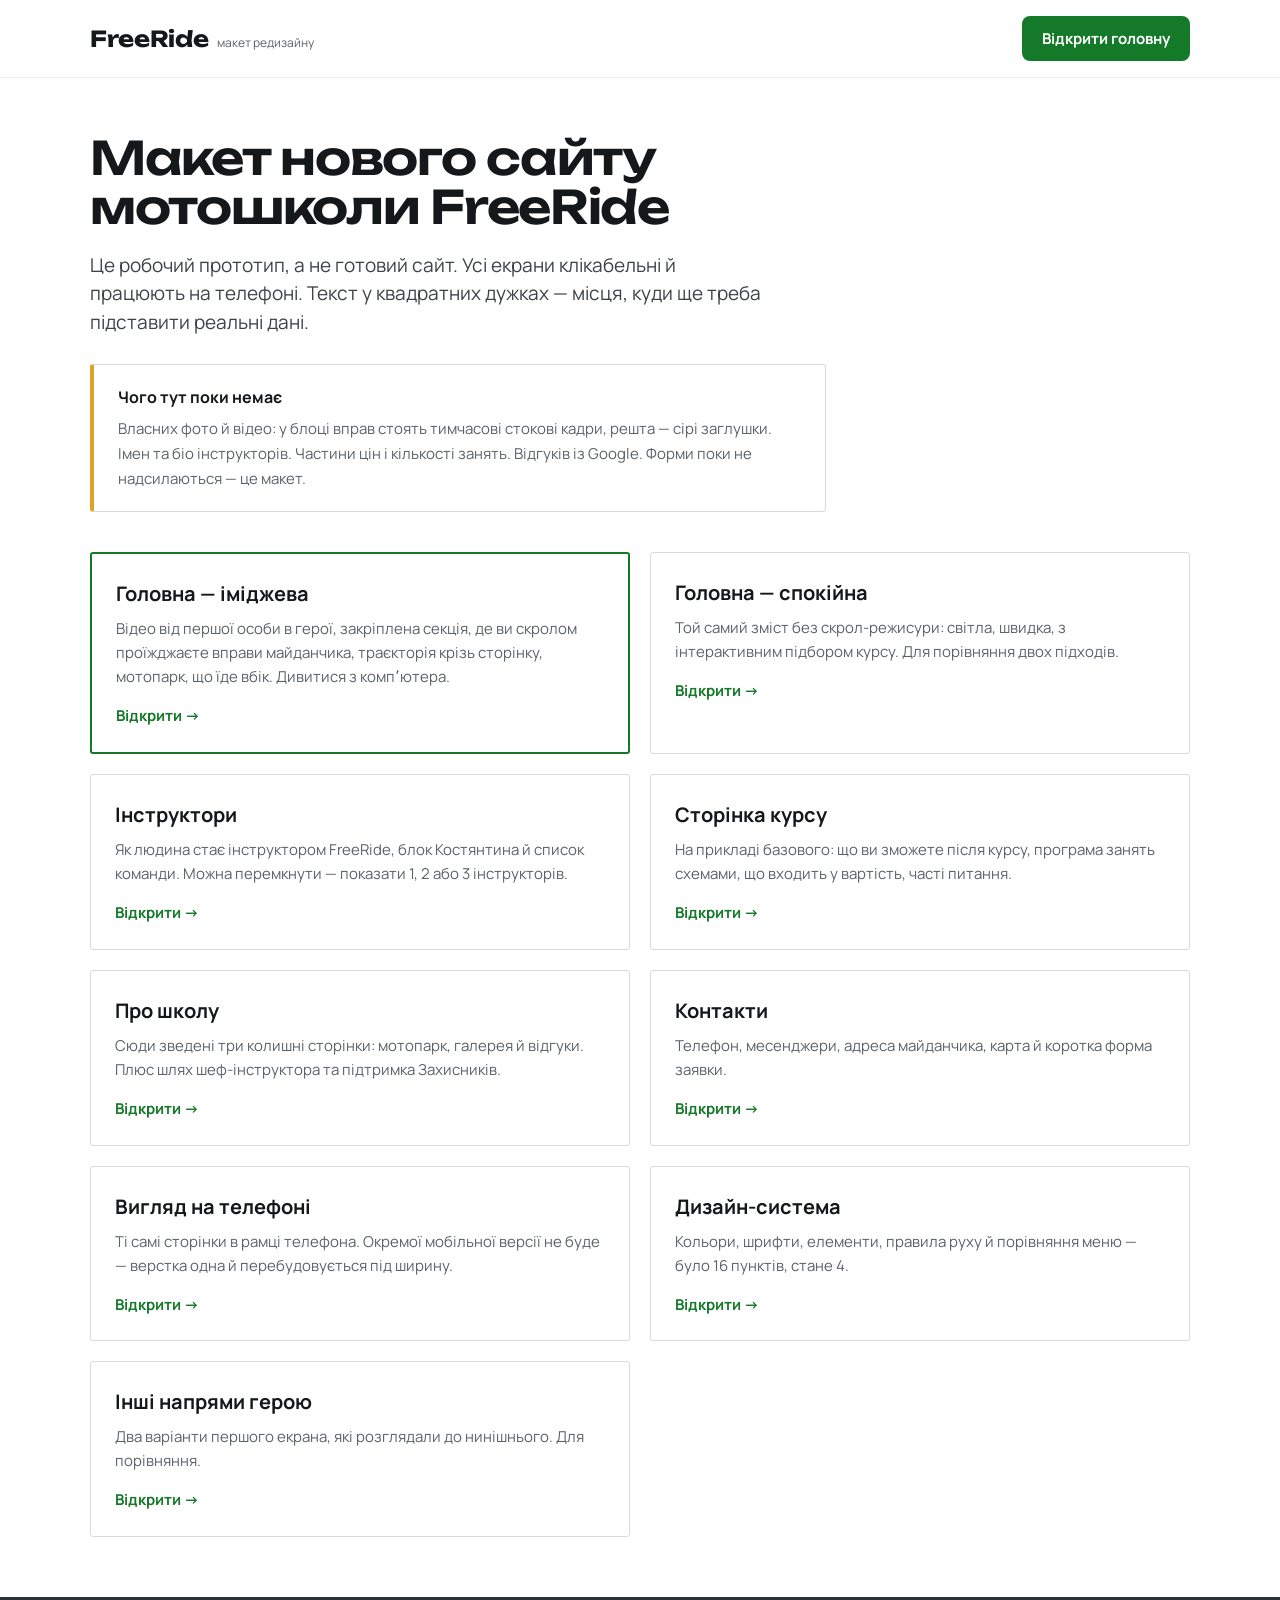
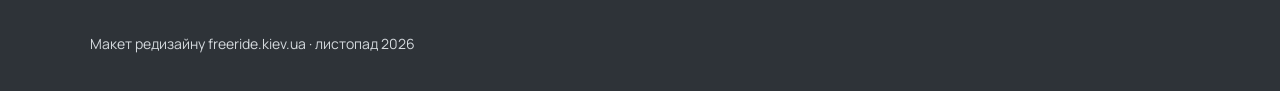
<file: index.html>
<!doctype html>
<html lang="uk">
<head>
<meta charset="utf-8">
<meta name="viewport" content="width=device-width, initial-scale=1">
<meta name="robots" content="noindex, nofollow">
<title>FreeRide — макет редизайну</title>
<link rel="preconnect" href="https://fonts.googleapis.com">
<link rel="preconnect" href="https://fonts.gstatic.com" crossorigin>
<link rel="stylesheet" href="https://fonts.googleapis.com/css2?family=Manrope:wght@400;500;600;700;800&family=Unbounded:wght@500;600;700&display=swap">
<link rel="stylesheet" href="assets/site.css">
</head>
<body>

<header class="bar">
  <div class="wrap bar-in">
    <span class="brand"><b>FreeRide</b><span>макет редизайну</span></span>
    <span style="flex-grow: 1"></span>
    <a class="btn btn-go btn-sm" href="home.html">Відкрити головну</a>
  </div>
</header>

<section class="wrap" style="padding-top: 56px; padding-bottom: 40px">
  <h1 style="max-width: 15em">Макет нового сайту мотошколи FreeRide</h1>
  <p class="lede" style="max-width: 36em">Це робочий прототип, а не готовий сайт. Усі екрани клікабельні й працюють на телефоні. Текст у квадратних дужках — місця, куди ще треба підставити реальні дані.</p>
  <div class="card" style="padding: 20px 24px; max-width: 46em; border-left: 4px solid var(--mark)">
    <strong style="display: block; font-size: 16px; margin-bottom: 6px">Чого тут поки немає</strong>
    <span class="muted" style="font-size: 15px; line-height: 1.6">Власних фото й відео: у блоці вправ стоять тимчасові стокові кадри, решта — сірі заглушки. Імен та біо інструкторів. Частини цін і кількості занять. Відгуків із Google. Форми поки не надсилаються — це макет.</span>
  </div>
</section>

<section class="wrap" style="padding-bottom: 60px">
  <div class="grid g2" style="gap: 20px">

    <a class="card" href="home.html" style="padding: 24px; border-color: var(--go-deep); border-width: 2px">
      <strong style="display: block; font-size: 20px; margin-bottom: 8px">Головна — іміджева</strong>
      <span class="muted" style="display: block; font-size: 15px; line-height: 1.6; margin-bottom: 14px">Відео від першої особи в герої, закріплена секція, де ви скролом проїжджаєте вправи майданчика, траєкторія крізь сторінку, мотопарк, що їде вбік. Дивитися з компʼютера.</span>
      <span style="font-weight: 700; font-size: 15px; color: var(--go-deep)">Відкрити →</span>
    </a>

    <a class="card" href="home-classic.html" style="padding: 24px">
      <strong style="display: block; font-size: 20px; margin-bottom: 8px">Головна — спокійна</strong>
      <span class="muted" style="display: block; font-size: 15px; line-height: 1.6; margin-bottom: 14px">Той самий зміст без скрол-режисури: світла, швидка, з інтерактивним підбором курсу. Для порівняння двох підходів.</span>
      <span style="font-weight: 700; font-size: 15px; color: var(--go-deep)">Відкрити →</span>
    </a>

    <a class="card" href="instructors.html" style="padding: 24px">
      <strong style="display: block; font-size: 20px; margin-bottom: 8px">Інструктори</strong>
      <span class="muted" style="display: block; font-size: 15px; line-height: 1.6; margin-bottom: 14px">Як людина стає інструктором FreeRide, блок Костянтина й список команди. Можна перемкнути — показати 1, 2 або 3 інструкторів.</span>
      <span style="font-weight: 700; font-size: 15px; color: var(--go-deep)">Відкрити →</span>
    </a>

    <a class="card" href="course.html" style="padding: 24px">
      <strong style="display: block; font-size: 20px; margin-bottom: 8px">Сторінка курсу</strong>
      <span class="muted" style="display: block; font-size: 15px; line-height: 1.6; margin-bottom: 14px">На прикладі базового: що ви зможете після курсу, програма занять схемами, що входить у вартість, часті питання.</span>
      <span style="font-weight: 700; font-size: 15px; color: var(--go-deep)">Відкрити →</span>
    </a>

    <a class="card" href="about.html" style="padding: 24px">
      <strong style="display: block; font-size: 20px; margin-bottom: 8px">Про школу</strong>
      <span class="muted" style="display: block; font-size: 15px; line-height: 1.6; margin-bottom: 14px">Сюди зведені три колишні сторінки: мотопарк, галерея й відгуки. Плюс шлях шеф-інструктора та підтримка Захисників.</span>
      <span style="font-weight: 700; font-size: 15px; color: var(--go-deep)">Відкрити →</span>
    </a>

    <a class="card" href="contacts.html" style="padding: 24px">
      <strong style="display: block; font-size: 20px; margin-bottom: 8px">Контакти</strong>
      <span class="muted" style="display: block; font-size: 15px; line-height: 1.6; margin-bottom: 14px">Телефон, месенджери, адреса майданчика, карта й коротка форма заявки.</span>
      <span style="font-weight: 700; font-size: 15px; color: var(--go-deep)">Відкрити →</span>
    </a>

    <a class="card" href="mobile.html" style="padding: 24px">
      <strong style="display: block; font-size: 20px; margin-bottom: 8px">Вигляд на телефоні</strong>
      <span class="muted" style="display: block; font-size: 15px; line-height: 1.6; margin-bottom: 14px">Ті самі сторінки в рамці телефона. Окремої мобільної версії не буде — верстка одна й перебудовується під ширину.</span>
      <span style="font-weight: 700; font-size: 15px; color: var(--go-deep)">Відкрити →</span>
    </a>

    <a class="card" href="system.html" style="padding: 24px">
      <strong style="display: block; font-size: 20px; margin-bottom: 8px">Дизайн-система</strong>
      <span class="muted" style="display: block; font-size: 15px; line-height: 1.6; margin-bottom: 14px">Кольори, шрифти, елементи, правила руху й порівняння меню — було 16 пунктів, стане 4.</span>
      <span style="font-weight: 700; font-size: 15px; color: var(--go-deep)">Відкрити →</span>
    </a>

    <a class="card" href="heroes.html" style="padding: 24px">
      <strong style="display: block; font-size: 20px; margin-bottom: 8px">Інші напрями герою</strong>
      <span class="muted" style="display: block; font-size: 15px; line-height: 1.6; margin-bottom: 14px">Два варіанти першого екрана, які розглядали до нинішнього. Для порівняння.</span>
      <span style="font-weight: 700; font-size: 15px; color: var(--go-deep)">Відкрити →</span>
    </a>

  </div>
</section>

<footer class="site">
  <div class="wrap ft" style="padding-top: 36px; padding-bottom: 36px">
    <span style="font-size: 14px">Макет редизайну freeride.kiev.ua · листопад 2026</span>
  </div>
</footer>

</body>
</html>
</file>
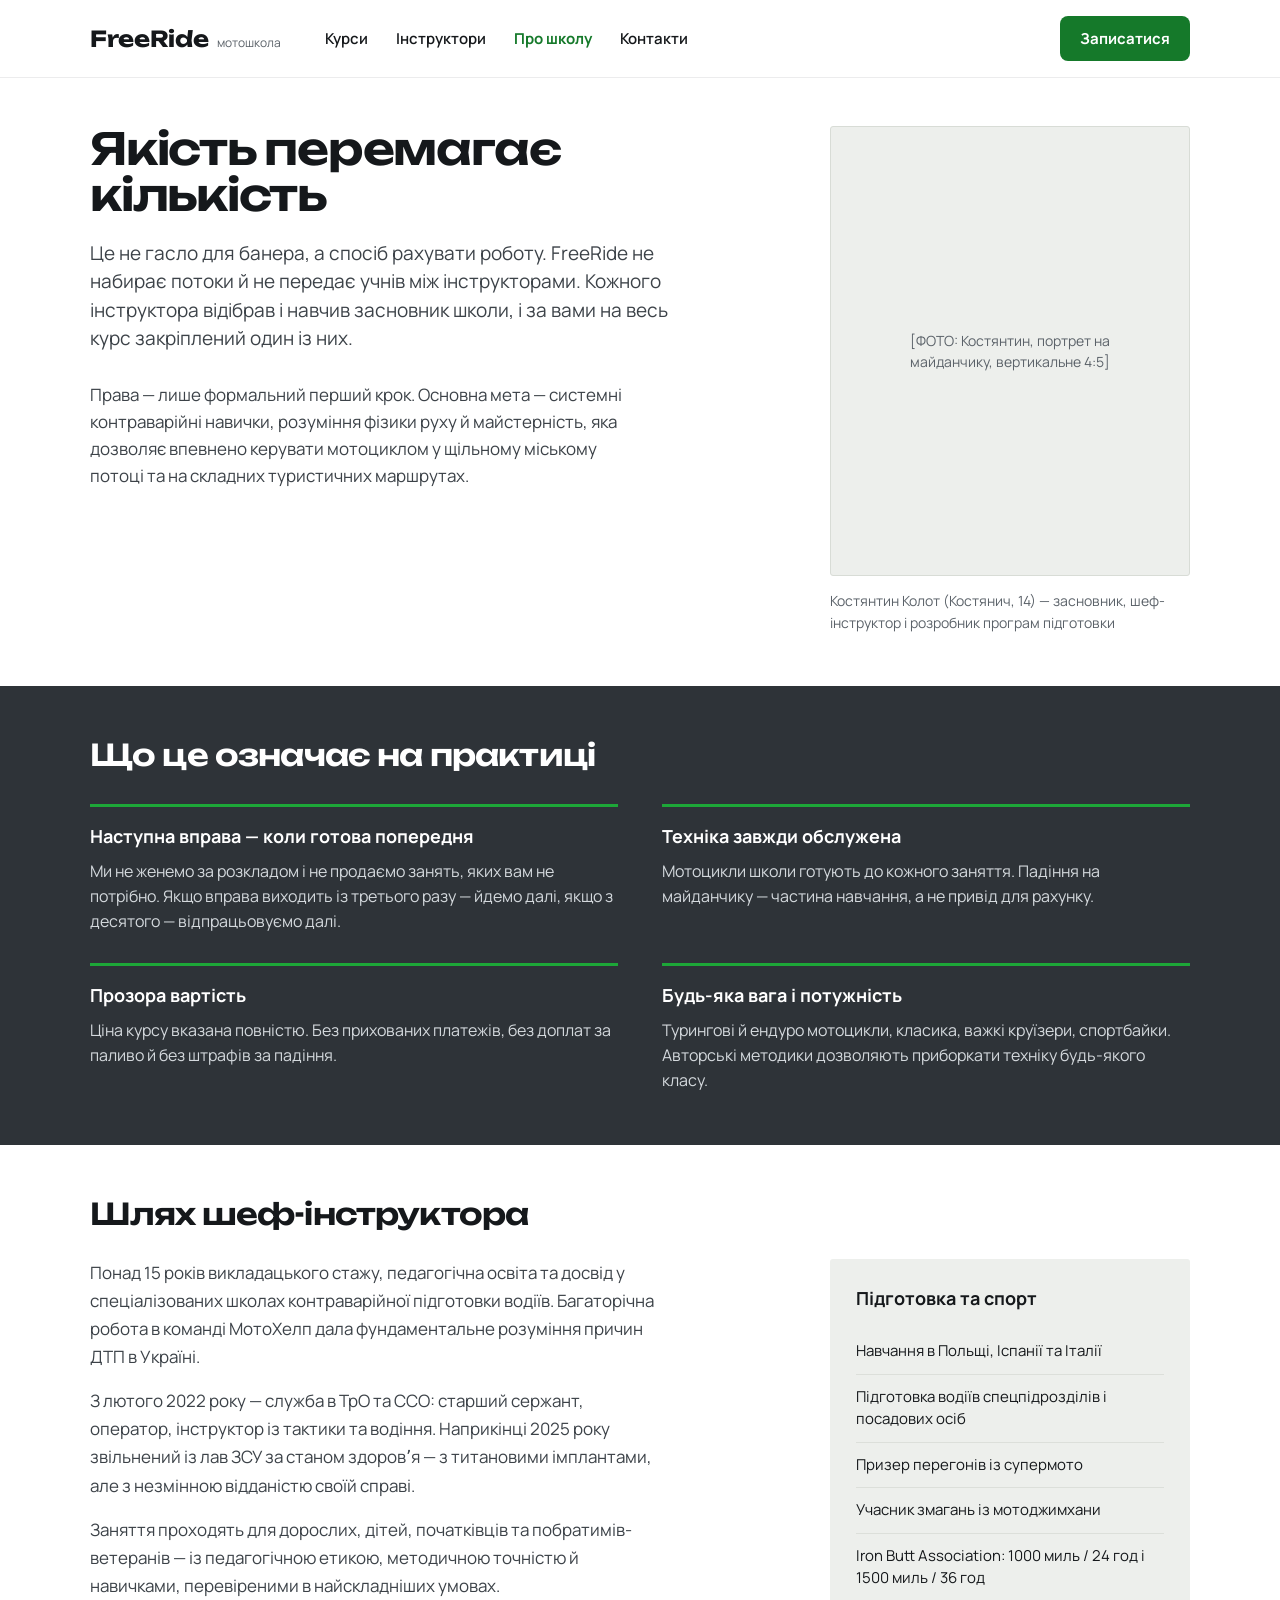
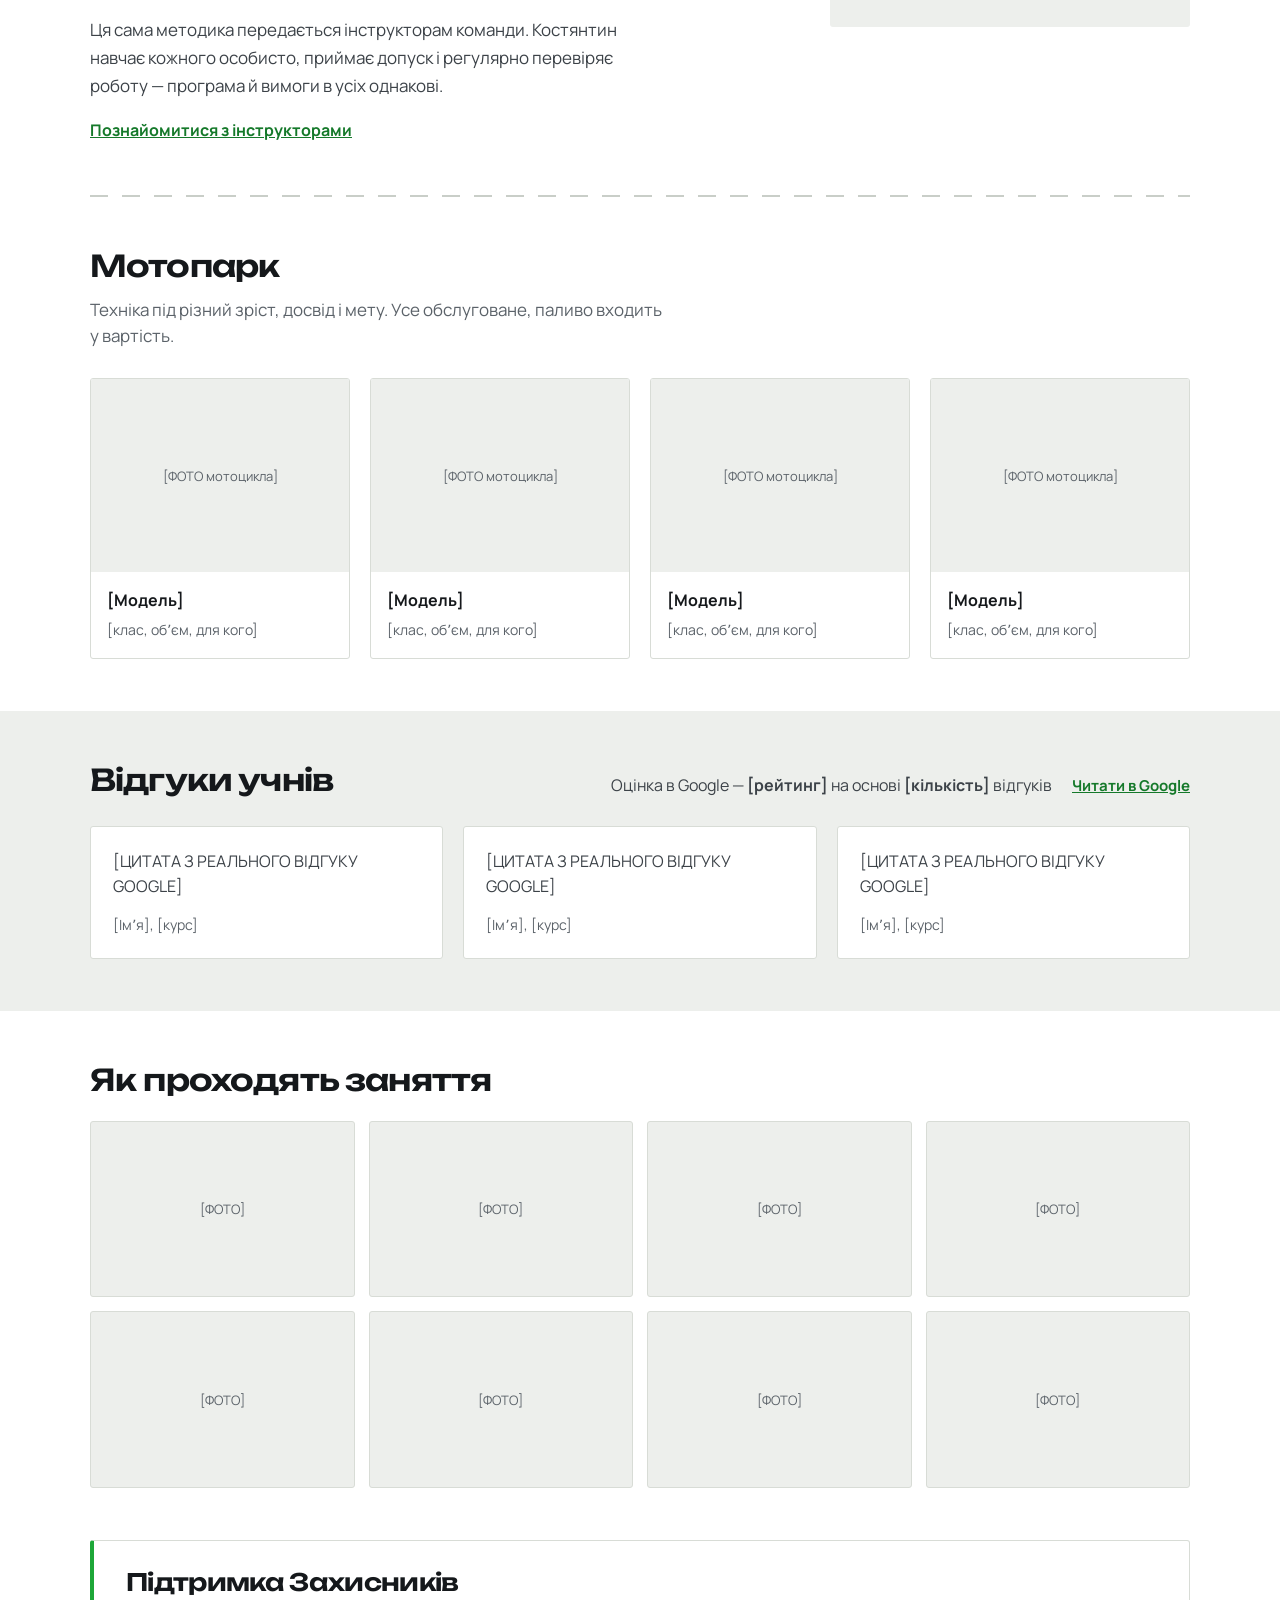
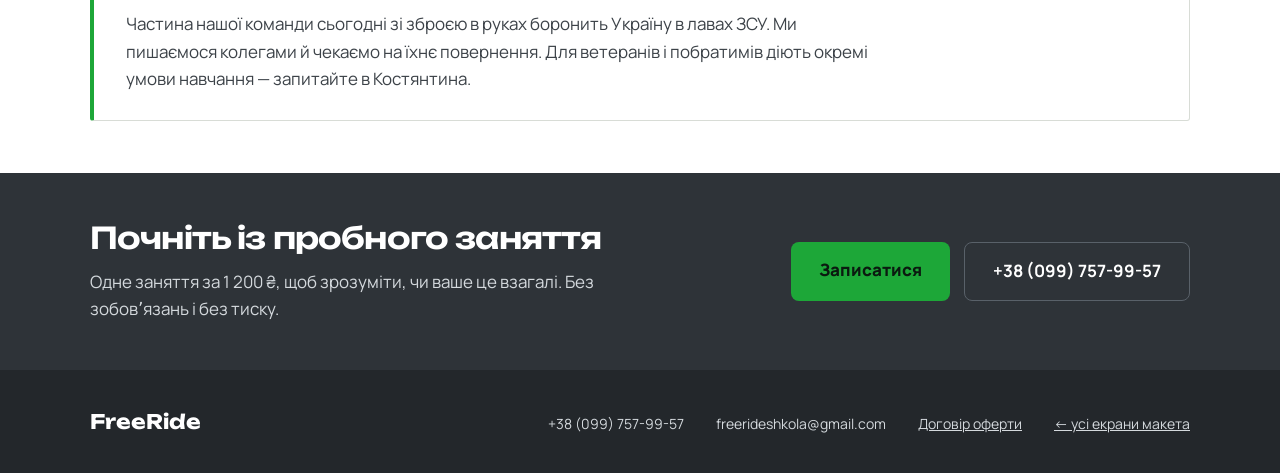
<file: about.html>
<!doctype html>
<html lang="uk">
<head>
<meta charset="utf-8">
<meta name="viewport" content="width=device-width, initial-scale=1">
<meta name="robots" content="noindex, nofollow">
<title>Про школу — FreeRide</title>
<link rel="preconnect" href="https://fonts.googleapis.com">
<link rel="preconnect" href="https://fonts.gstatic.com" crossorigin>
<link rel="stylesheet" href="https://fonts.googleapis.com/css2?family=Manrope:wght@400;500;600;700;800&family=Unbounded:wght@500;600;700&display=swap">
<link rel="stylesheet" href="assets/site.css">
</head>
<body>

<header class="bar">
  <div class="wrap bar-in">
    <a class="brand" href="home.html"><b>FreeRide</b><span>мотошкола</span></a>
    <nav class="nav">
      <a href="course.html">Курси</a>
      <a href="instructors.html">Інструктори</a>
      <a class="on" href="about.html">Про школу</a>
      <a href="contacts.html">Контакти</a>
    </nav>
    <a class="btn btn-go btn-sm" href="#zapys">Записатися</a>
  </div>
</header>

<section class="wrap" style="padding-top: 48px; padding-bottom: 52px">
  <div class="row" style="gap: 56px; align-items: flex-start">
    <div style="flex: 1 1 480px; min-width: 0">
      <h1 style="font-size: 44px">Якість перемагає кількість</h1>
      <p class="lede" style="max-width: 32em">Це не гасло для банера, а спосіб рахувати роботу. FreeRide не набирає потоки й не передає учнів між інструкторами. Кожного інструктора відібрав і навчив засновник школи, і за вами на весь курс закріплений один із них.</p>
      <p style="margin: 0; font-size: 17px; line-height: 1.6; color: var(--ink-2); max-width: 32em">Права — лише формальний перший крок. Основна мета — системні контраварійні навички, розуміння фізики руху й майстерність, яка дозволяє впевнено керувати мотоциклом у щільному міському потоці та на складних туристичних маршрутах.</p>
    </div>
    <div style="flex: 0 1 360px; min-width: 0">
      <div class="soft" style="width: 100%; aspect-ratio: 4 / 5; border: 1px solid var(--line-strong); border-radius: 3px; display: flex; align-items: center; justify-content: center; text-align: center; padding: 24px">
        <span class="muted" style="font-size: 14px; max-width: 18em">[ФОТО: Костянтин, портрет на майданчику, вертикальне 4:5]</span>
      </div>
      <p class="muted" style="margin: 14px 0 0; font-size: 14px">Костянтин Колот (Костянич, 14) — засновник, шеф-інструктор і розробник програм підготовки</p>
    </div>
  </div>
</section>

<section class="dark">
  <div class="wrap" style="padding-top: 52px; padding-bottom: 52px">
    <h2 style="margin-bottom: 32px">Що це означає на практиці</h2>
    <div class="grid g2" style="gap: 30px 44px">
      <div style="border-top: 3px solid var(--go); padding-top: 16px"><strong style="display: block; font-size: 18px; margin-bottom: 8px">Наступна вправа — коли готова попередня</strong><span style="font-size: 16px; line-height: 1.55; color: #D4D9DD">Ми не женемо за розкладом і не продаємо занять, яких вам не потрібно. Якщо вправа виходить із третього разу — йдемо далі, якщо з десятого — відпрацьовуємо далі.</span></div>
      <div style="border-top: 3px solid var(--go); padding-top: 16px"><strong style="display: block; font-size: 18px; margin-bottom: 8px">Техніка завжди обслужена</strong><span style="font-size: 16px; line-height: 1.55; color: #D4D9DD">Мотоцикли школи готують до кожного заняття. Падіння на майданчику — частина навчання, а не привід для рахунку.</span></div>
      <div style="border-top: 3px solid var(--go); padding-top: 16px"><strong style="display: block; font-size: 18px; margin-bottom: 8px">Прозора вартість</strong><span style="font-size: 16px; line-height: 1.55; color: #D4D9DD">Ціна курсу вказана повністю. Без прихованих платежів, без доплат за паливо й без штрафів за падіння.</span></div>
      <div style="border-top: 3px solid var(--go); padding-top: 16px"><strong style="display: block; font-size: 18px; margin-bottom: 8px">Будь-яка вага і потужність</strong><span style="font-size: 16px; line-height: 1.55; color: #D4D9DD">Турингові й ендуро мотоцикли, класика, важкі круїзери, спортбайки. Авторські методики дозволяють приборкати техніку будь-якого класу.</span></div>
    </div>
  </div>
</section>

<section class="wrap" style="padding-top: 52px; padding-bottom: 52px">
  <h2 style="margin-bottom: 28px">Шлях шеф-інструктора</h2>
  <div class="row" style="gap: 56px; align-items: flex-start">
    <div style="flex: 1 1 460px; min-width: 0">
      <p style="margin: 0 0 16px; font-size: 17px; line-height: 1.65; color: var(--ink-2); max-width: 34em">Понад 15 років викладацького стажу, педагогічна освіта та досвід у спеціалізованих школах контраварійної підготовки водіїв. Багаторічна робота в команді МотоХелп дала фундаментальне розуміння причин ДТП в Україні.</p>
      <p style="margin: 0 0 16px; font-size: 17px; line-height: 1.65; color: var(--ink-2); max-width: 34em">З лютого 2022 року — служба в ТрО та ССО: старший сержант, оператор, інструктор із тактики та водіння. Наприкінці 2025 року звільнений із лав ЗСУ за станом здоровʼя — з титановими імплантами, але з незмінною відданістю своїй справі.</p>
      <p style="margin: 0 0 16px; font-size: 17px; line-height: 1.65; color: var(--ink-2); max-width: 34em">Заняття проходять для дорослих, дітей, початківців та побратимів-ветеранів — із педагогічною етикою, методичною точністю й навичками, перевіреними в найскладніших умовах.</p>
      <p style="margin: 0 0 18px; font-size: 17px; line-height: 1.65; color: var(--ink-2); max-width: 34em">Ця сама методика передається інструкторам команди. Костянтин навчає кожного особисто, приймає допуск і регулярно перевіряє роботу — програма й вимоги в усіх однакові.</p>
      <a href="instructors.html" style="font-weight: 700; font-size: 16px">Познайомитися з інструкторами</a>
    </div>
    <div class="soft" style="flex: 0 1 360px; min-width: 0; border-radius: 3px; padding: 26px">
      <strong style="display: block; font-size: 18px; margin-bottom: 16px">Підготовка та спорт</strong>
      <ul style="margin: 0; padding: 0; list-style: none">
        <li style="padding: 11px 0; border-bottom: 1px solid #DCDFDA; font-size: 15px; line-height: 1.5">Навчання в Польщі, Іспанії та Італії</li>
        <li style="padding: 11px 0; border-bottom: 1px solid #DCDFDA; font-size: 15px; line-height: 1.5">Підготовка водіїв спецпідрозділів і посадових осіб</li>
        <li style="padding: 11px 0; border-bottom: 1px solid #DCDFDA; font-size: 15px; line-height: 1.5">Призер перегонів із супермото</li>
        <li style="padding: 11px 0; border-bottom: 1px solid #DCDFDA; font-size: 15px; line-height: 1.5">Учасник змагань із мотоджимхани</li>
        <li style="padding: 11px 0; font-size: 15px; line-height: 1.5">Iron Butt Association: 1000 миль / 24 год і 1500 миль / 36 год</li>
      </ul>
    </div>
  </div>
</section>

<div class="wrap"><div class="rule"></div></div>

<section class="wrap" style="padding-top: 52px; padding-bottom: 52px">
  <h2>Мотопарк</h2>
  <p class="sub">Техніка під різний зріст, досвід і мету. Усе обслуговане, паливо входить у вартість.</p>
  <div class="grid g4">
    <div class="card" style="overflow: hidden"><div class="soft" style="aspect-ratio: 4 / 3; display: flex; align-items: center; justify-content: center"><span class="muted" style="font-size: 13px">[ФОТО мотоцикла]</span></div><div style="padding: 16px"><strong style="display: block; font-size: 16px; margin-bottom: 4px">[Модель]</strong><span class="muted" style="font-size: 14px">[клас, обʼєм, для кого]</span></div></div>
    <div class="card" style="overflow: hidden"><div class="soft" style="aspect-ratio: 4 / 3; display: flex; align-items: center; justify-content: center"><span class="muted" style="font-size: 13px">[ФОТО мотоцикла]</span></div><div style="padding: 16px"><strong style="display: block; font-size: 16px; margin-bottom: 4px">[Модель]</strong><span class="muted" style="font-size: 14px">[клас, обʼєм, для кого]</span></div></div>
    <div class="card" style="overflow: hidden"><div class="soft" style="aspect-ratio: 4 / 3; display: flex; align-items: center; justify-content: center"><span class="muted" style="font-size: 13px">[ФОТО мотоцикла]</span></div><div style="padding: 16px"><strong style="display: block; font-size: 16px; margin-bottom: 4px">[Модель]</strong><span class="muted" style="font-size: 14px">[клас, обʼєм, для кого]</span></div></div>
    <div class="card" style="overflow: hidden"><div class="soft" style="aspect-ratio: 4 / 3; display: flex; align-items: center; justify-content: center"><span class="muted" style="font-size: 13px">[ФОТО мотоцикла]</span></div><div style="padding: 16px"><strong style="display: block; font-size: 16px; margin-bottom: 4px">[Модель]</strong><span class="muted" style="font-size: 14px">[клас, обʼєм, для кого]</span></div></div>
  </div>
</section>

<section class="soft">
  <div class="wrap" style="padding-top: 52px; padding-bottom: 52px">
    <div class="row" style="align-items: baseline; margin-bottom: 28px">
      <h2 style="margin: 0; flex-grow: 1">Відгуки учнів</h2>
      <span style="font-size: 16px; color: var(--ink-2)">Оцінка в Google — <strong>[рейтинг]</strong> на основі <strong>[кількість]</strong> відгуків</span>
      <a href="#google" style="font-weight: 700; font-size: 15px">Читати в Google</a>
    </div>
    <div class="grid g3">
      <figure class="card" style="margin: 0; padding: 22px"><blockquote style="margin: 0 0 14px; font-size: 16px; line-height: 1.6; color: var(--ink-2)">[ЦИТАТА З РЕАЛЬНОГО ВІДГУКУ GOOGLE]</blockquote><figcaption class="muted" style="font-size: 14px">[Імʼя], [курс]</figcaption></figure>
      <figure class="card" style="margin: 0; padding: 22px"><blockquote style="margin: 0 0 14px; font-size: 16px; line-height: 1.6; color: var(--ink-2)">[ЦИТАТА З РЕАЛЬНОГО ВІДГУКУ GOOGLE]</blockquote><figcaption class="muted" style="font-size: 14px">[Імʼя], [курс]</figcaption></figure>
      <figure class="card" style="margin: 0; padding: 22px"><blockquote style="margin: 0 0 14px; font-size: 16px; line-height: 1.6; color: var(--ink-2)">[ЦИТАТА З РЕАЛЬНОГО ВІДГУКУ GOOGLE]</blockquote><figcaption class="muted" style="font-size: 14px">[Імʼя], [курс]</figcaption></figure>
    </div>
  </div>
</section>

<section class="wrap" style="padding-top: 52px; padding-bottom: 52px">
  <h2 style="margin-bottom: 24px">Як проходять заняття</h2>
  <div class="grid g4" style="gap: 14px">
    <div class="soft" style="aspect-ratio: 3 / 2; border: 1px solid var(--line-strong); border-radius: 3px; display: flex; align-items: center; justify-content: center"><span class="muted" style="font-size: 13px">[ФОТО]</span></div>
    <div class="soft" style="aspect-ratio: 3 / 2; border: 1px solid var(--line-strong); border-radius: 3px; display: flex; align-items: center; justify-content: center"><span class="muted" style="font-size: 13px">[ФОТО]</span></div>
    <div class="soft" style="aspect-ratio: 3 / 2; border: 1px solid var(--line-strong); border-radius: 3px; display: flex; align-items: center; justify-content: center"><span class="muted" style="font-size: 13px">[ФОТО]</span></div>
    <div class="soft" style="aspect-ratio: 3 / 2; border: 1px solid var(--line-strong); border-radius: 3px; display: flex; align-items: center; justify-content: center"><span class="muted" style="font-size: 13px">[ФОТО]</span></div>
    <div class="soft" style="aspect-ratio: 3 / 2; border: 1px solid var(--line-strong); border-radius: 3px; display: flex; align-items: center; justify-content: center"><span class="muted" style="font-size: 13px">[ФОТО]</span></div>
    <div class="soft" style="aspect-ratio: 3 / 2; border: 1px solid var(--line-strong); border-radius: 3px; display: flex; align-items: center; justify-content: center"><span class="muted" style="font-size: 13px">[ФОТО]</span></div>
    <div class="soft" style="aspect-ratio: 3 / 2; border: 1px solid var(--line-strong); border-radius: 3px; display: flex; align-items: center; justify-content: center"><span class="muted" style="font-size: 13px">[ФОТО]</span></div>
    <div class="soft" style="aspect-ratio: 3 / 2; border: 1px solid var(--line-strong); border-radius: 3px; display: flex; align-items: center; justify-content: center"><span class="muted" style="font-size: 13px">[ФОТО]</span></div>
  </div>
</section>

<section class="wrap" style="padding-bottom: 52px">
  <div class="card" style="border-left: 4px solid var(--go); padding: 28px 32px">
    <h2 style="font-size: 24px">Підтримка Захисників</h2>
    <p style="margin: 0; font-size: 17px; line-height: 1.6; color: var(--ink-2); max-width: 44em">Частина нашої команди сьогодні зі зброєю в руках боронить Україну в лавах ЗСУ. Ми пишаємося колегами й чекаємо на їхнє повернення. Для ветеранів і побратимів діють окремі умови навчання — запитайте в Костянтина.</p>
  </div>
</section>

<section class="dark" id="zapys">
  <div class="wrap row" style="padding-top: 48px; padding-bottom: 48px; gap: 32px; align-items: center">
    <div style="flex: 1 1 420px; min-width: 0">
      <h2>Почніть із пробного заняття</h2>
      <p style="margin: 0; font-size: 17px; color: #D4D9DD; max-width: 32em">Одне заняття за 1 200 ₴, щоб зрозуміти, чи ваше це взагалі. Без зобовʼязань і без тиску.</p>
    </div>
    <div class="row" style="flex: 0 0 auto; gap: 14px">
      <a class="btn" style="background: var(--go); color: #0B1A10; font-weight: 800" href="contacts.html">Записатися</a>
      <a class="btn" style="border: 1px solid #596169; color: #FFF" href="tel:+380997579957">+38 (099) 757-99-57</a>
    </div>
  </div>
</section>

<footer class="site" style="background: var(--asphalt-deep)">
  <div class="wrap ft" style="align-items: baseline; gap: 32px; padding-top: 36px; padding-bottom: 36px">
    <span style="font-family: 'Unbounded', sans-serif; font-weight: 700; font-size: 20px; color: #FFF; flex-grow: 1">FreeRide</span>
    <a href="tel:+380997579957" style="font-size: 14px">+38 (099) 757-99-57</a>
    <a href="mailto:freerideshkola@gmail.com" style="font-size: 14px">freerideshkola@gmail.com</a>
    <a href="#oferta" style="font-size: 14px; text-decoration: underline">Договір оферти</a>
    <a href="index.html" style="font-size: 14px; text-decoration: underline">← усі екрани макета</a>
  </div>
</footer>

</body>
</html>
</file>
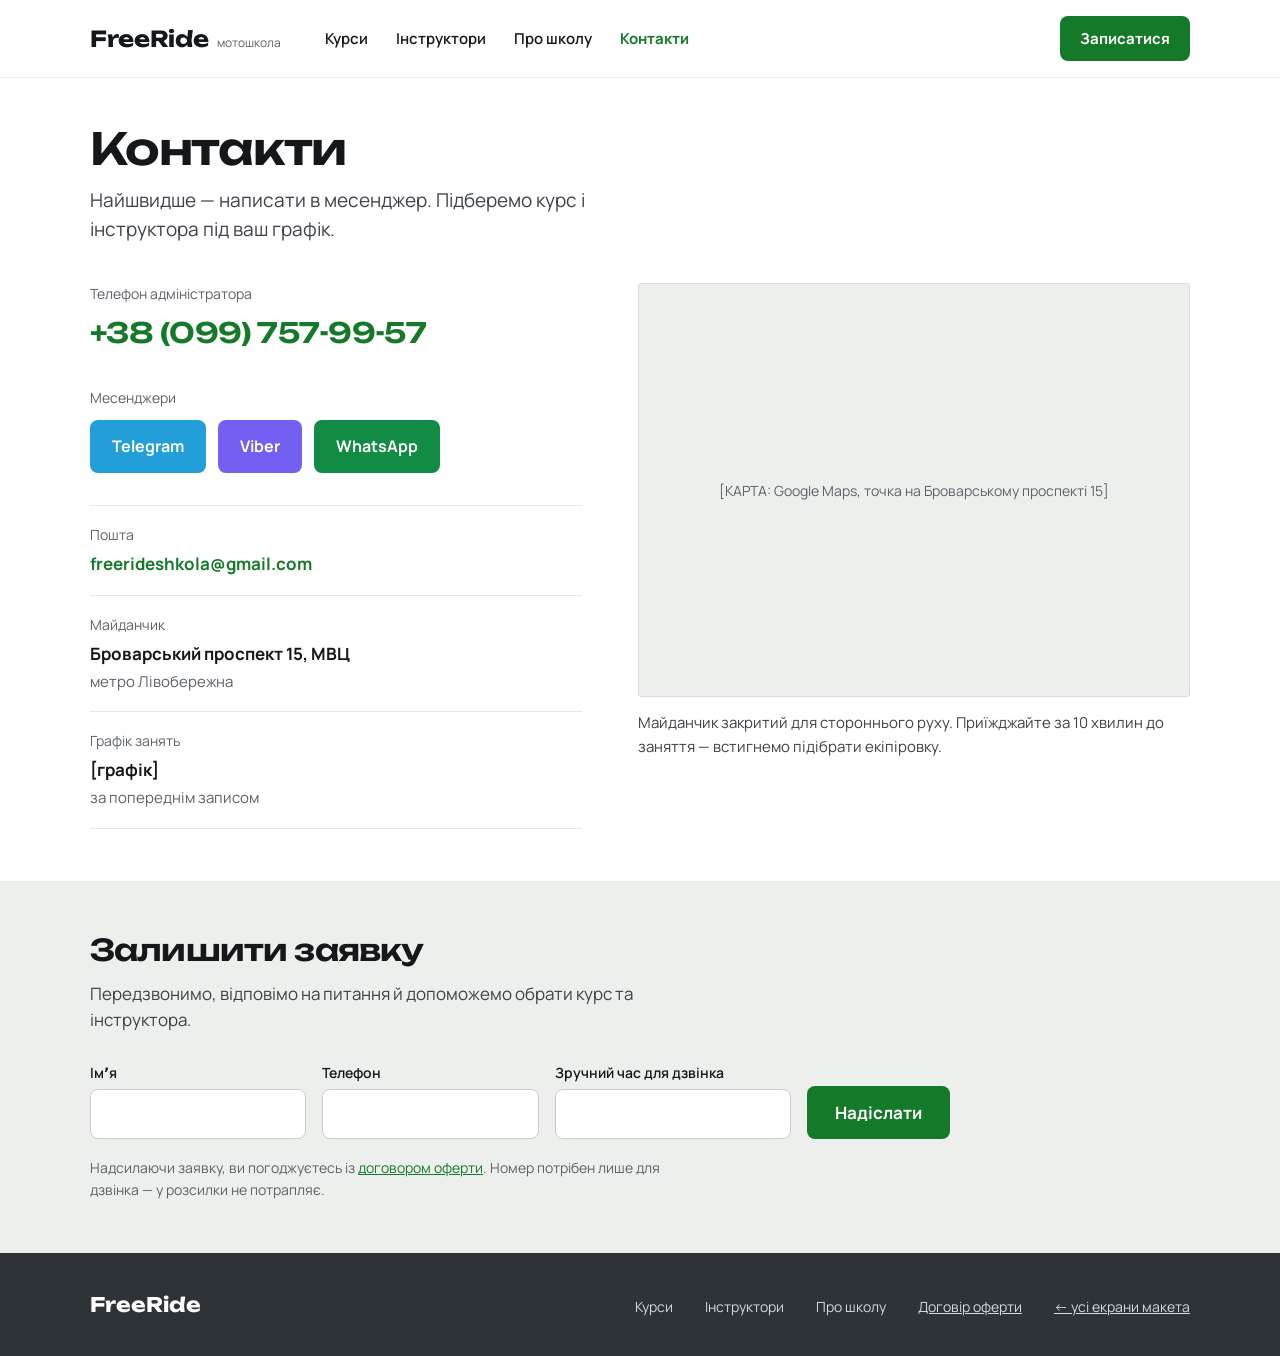
<file: contacts.html>
<!doctype html>
<html lang="uk">
<head>
<meta charset="utf-8">
<meta name="viewport" content="width=device-width, initial-scale=1">
<meta name="robots" content="noindex, nofollow">
<title>Контакти — FreeRide</title>
<link rel="preconnect" href="https://fonts.googleapis.com">
<link rel="preconnect" href="https://fonts.gstatic.com" crossorigin>
<link rel="stylesheet" href="https://fonts.googleapis.com/css2?family=Manrope:wght@400;500;600;700;800&family=Unbounded:wght@500;600;700&display=swap">
<link rel="stylesheet" href="assets/site.css">
</head>
<body>

<header class="bar">
  <div class="wrap bar-in">
    <a class="brand" href="home.html"><b>FreeRide</b><span>мотошкола</span></a>
    <nav class="nav">
      <a href="course.html">Курси</a>
      <a href="instructors.html">Інструктори</a>
      <a href="about.html">Про школу</a>
      <a class="on" href="contacts.html">Контакти</a>
    </nav>
    <a class="btn btn-go btn-sm" href="#form">Записатися</a>
  </div>
</header>

<section class="wrap" style="padding-top: 48px; padding-bottom: 52px">
  <h1 style="font-size: 44px; margin-bottom: 14px">Контакти</h1>
  <p class="lede" style="margin-bottom: 40px">Найшвидше — написати в месенджер. Підберемо курс і інструктора під ваш графік.</p>

  <div class="row" style="gap: 56px; align-items: flex-start">
    <div style="flex: 1 1 380px; min-width: 0">
      <div style="margin-bottom: 32px">
        <div class="muted" style="font-size: 14px; margin-bottom: 6px">Телефон адміністратора</div>
        <a href="tel:+380997579957" style="font-family: 'Unbounded', sans-serif; font-weight: 600; font-size: 28px; text-decoration: none; letter-spacing: -0.02em">+38 (099) 757-99-57</a>
      </div>

      <div style="margin-bottom: 32px">
        <div class="muted" style="font-size: 14px; margin-bottom: 12px">Месенджери</div>
        <div class="row" style="gap: 12px">
          <a class="btn" style="background: #229ED9; color: #FFF; font-size: 16px; padding: 14px 22px" href="https://t.me/freeridekyivua">Telegram</a>
          <a class="btn" style="background: #7360F2; color: #FFF; font-size: 16px; padding: 14px 22px" href="#viber">Viber</a>
          <a class="btn" style="background: #128C44; color: #FFF; font-size: 16px; padding: 14px 22px" href="https://wa.me/380997579957">WhatsApp</a>
        </div>
      </div>

      <div style="border-top: 1px solid var(--line)">
        <div style="padding: 18px 0; border-bottom: 1px solid var(--line)">
          <div class="muted" style="font-size: 14px; margin-bottom: 5px">Пошта</div>
          <a href="mailto:freerideshkola@gmail.com" style="font-weight: 700; font-size: 17px; text-decoration: none">freerideshkola@gmail.com</a>
        </div>
        <div style="padding: 18px 0; border-bottom: 1px solid var(--line)">
          <div class="muted" style="font-size: 14px; margin-bottom: 5px">Майданчик</div>
          <strong style="font-size: 17px">Броварський проспект 15, МВЦ</strong>
          <div class="muted" style="font-size: 15px; margin-top: 3px">метро Лівобережна</div>
        </div>
        <div style="padding: 18px 0; border-bottom: 1px solid var(--line)">
          <div class="muted" style="font-size: 14px; margin-bottom: 5px">Графік занять</div>
          <strong style="font-size: 17px">[графік]</strong>
          <div class="muted" style="font-size: 15px; margin-top: 3px">за попереднім записом</div>
        </div>
      </div>
    </div>

    <div style="flex: 1 1 440px; min-width: 0">
      <div class="soft" style="width: 100%; aspect-ratio: 4 / 3; border: 1px solid var(--line-strong); border-radius: 3px; display: flex; align-items: center; justify-content: center; text-align: center; padding: 20px">
        <span class="muted" style="font-size: 14px">[КАРТА: Google Maps, точка на Броварському проспекті 15]</span>
      </div>
      <p style="margin: 14px 0 0; font-size: 15px; color: var(--ink-2)">Майданчик закритий для стороннього руху. Приїжджайте за 10 хвилин до заняття — встигнемо підібрати екіпіровку.</p>
    </div>
  </div>
</section>

<section class="soft" id="form">
  <div class="wrap" style="padding-top: 52px; padding-bottom: 52px">
    <h2>Залишити заявку</h2>
    <p style="margin: 0 0 28px; font-size: 17px; color: var(--ink-2); max-width: 32em">Передзвонимо, відповімо на питання й допоможемо обрати курс та інструктора.</p>
    <form class="row" style="gap: 16px; align-items: flex-end; max-width: 860px" onsubmit="return false">
      <div style="flex: 1 1 200px"><label for="f1" style="display: block; font-size: 14px; font-weight: 600; margin-bottom: 6px">Імʼя</label><input id="f1" type="text" style="width: 100%; padding: 13px 14px; font-size: 16px; font-family: inherit; border: 1px solid #C9CEC8; border-radius: 8px; background: #FFF"></div>
      <div style="flex: 1 1 200px"><label for="f2" style="display: block; font-size: 14px; font-weight: 600; margin-bottom: 6px">Телефон</label><input id="f2" type="tel" style="width: 100%; padding: 13px 14px; font-size: 16px; font-family: inherit; border: 1px solid #C9CEC8; border-radius: 8px; background: #FFF"></div>
      <div style="flex: 1 1 220px"><label for="f3" style="display: block; font-size: 14px; font-weight: 600; margin-bottom: 6px">Зручний час для дзвінка</label><input id="f3" type="text" style="width: 100%; padding: 13px 14px; font-size: 16px; font-family: inherit; border: 1px solid #C9CEC8; border-radius: 8px; background: #FFF"></div>
      <button class="btn btn-go" type="submit" style="flex: 0 0 auto">Надіслати</button>
    </form>
    <p class="muted" style="margin: 18px 0 0; font-size: 14px; max-width: 42em">Надсилаючи заявку, ви погоджуєтесь із <a href="#oferta">договором оферти</a>. Номер потрібен лише для дзвінка — у розсилки не потрапляє.</p>
  </div>
</section>

<footer class="site">
  <div class="wrap ft" style="align-items: baseline; gap: 32px; padding-top: 36px; padding-bottom: 36px">
    <span style="font-family: 'Unbounded', sans-serif; font-weight: 700; font-size: 20px; color: #FFF; flex-grow: 1">FreeRide</span>
    <a href="course.html" style="font-size: 14px">Курси</a>
    <a href="instructors.html" style="font-size: 14px">Інструктори</a>
    <a href="about.html" style="font-size: 14px">Про школу</a>
    <a href="#oferta" style="font-size: 14px; text-decoration: underline">Договір оферти</a>
    <a href="index.html" style="font-size: 14px; text-decoration: underline">← усі екрани макета</a>
  </div>
</footer>

</body>
</html>
</file>
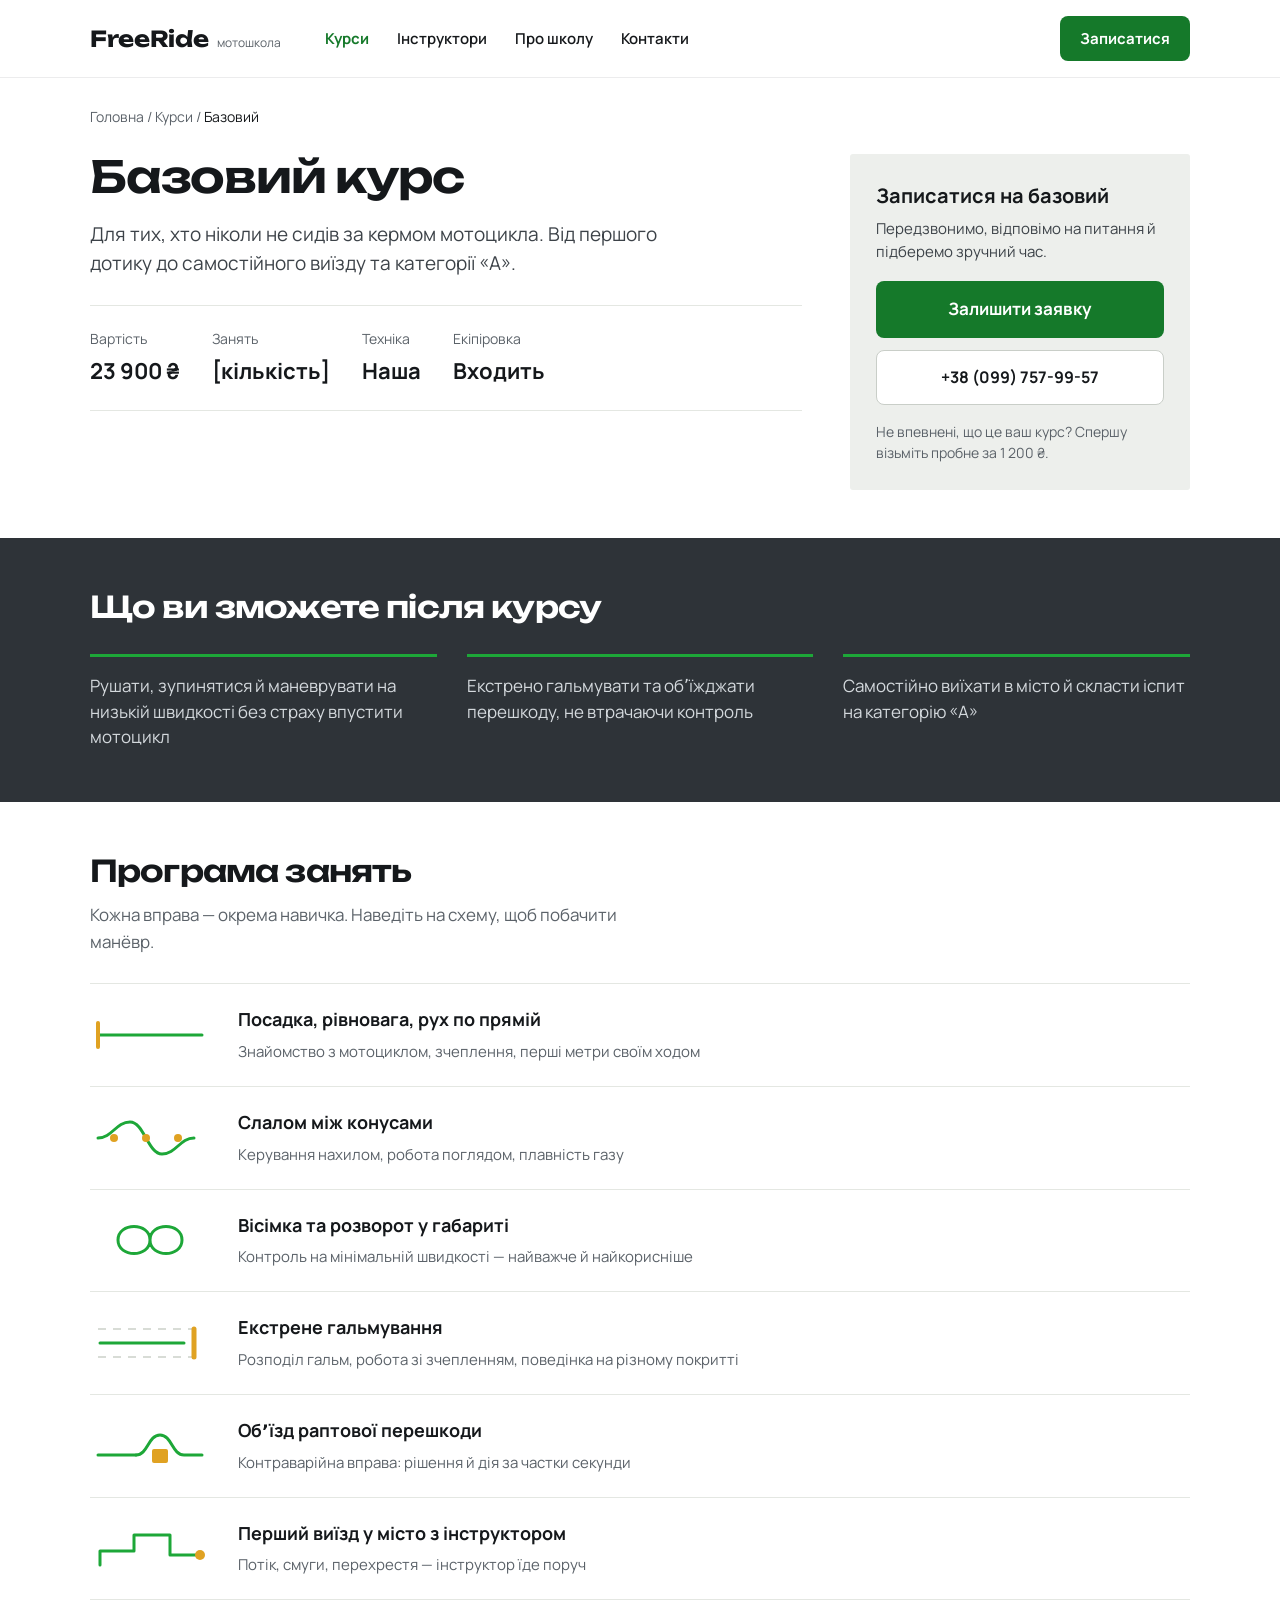
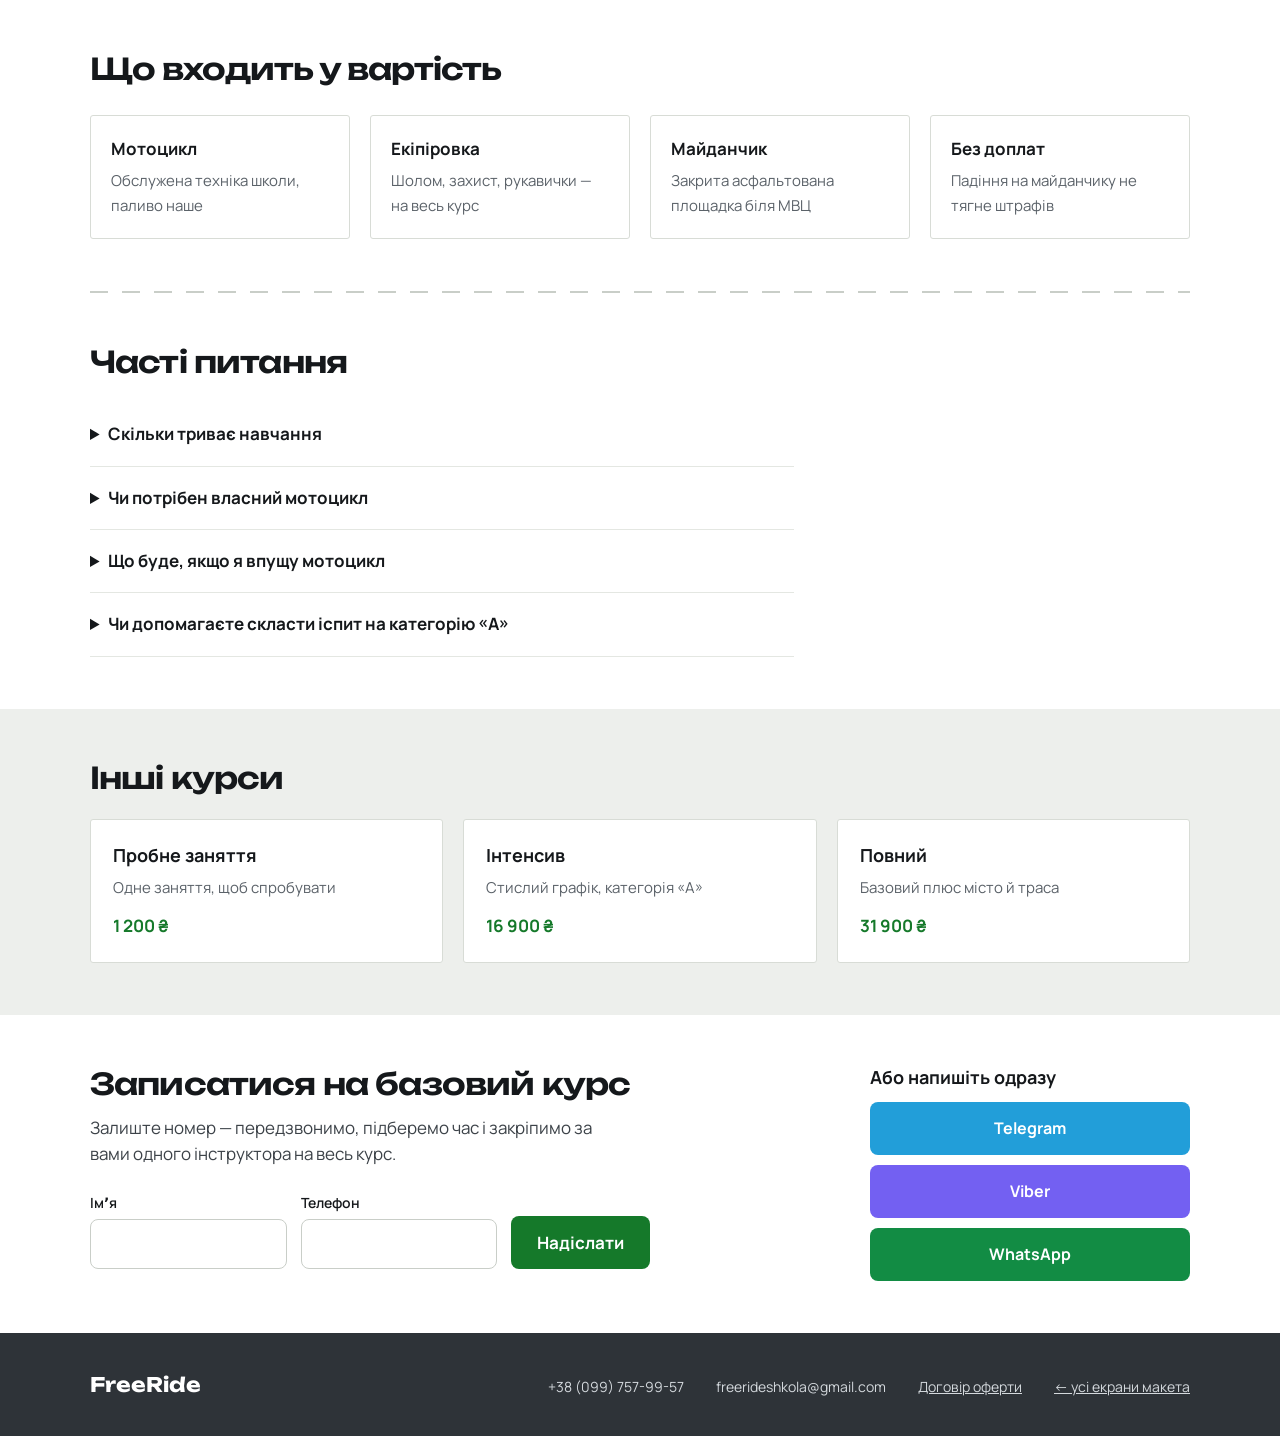
<file: course.html>
<!doctype html>
<html lang="uk">
<head>
<meta charset="utf-8">
<meta name="viewport" content="width=device-width, initial-scale=1">
<meta name="robots" content="noindex, nofollow">
<title>Базовий курс — FreeRide</title>
<link rel="preconnect" href="https://fonts.googleapis.com">
<link rel="preconnect" href="https://fonts.gstatic.com" crossorigin>
<link rel="stylesheet" href="https://fonts.googleapis.com/css2?family=Manrope:wght@400;500;600;700;800&family=Unbounded:wght@500;600;700&display=swap">
<link rel="stylesheet" href="assets/site.css">
</head>
<body>

<header class="bar">
  <div class="wrap bar-in">
    <a class="brand" href="home.html"><b>FreeRide</b><span>мотошкола</span></a>
    <nav class="nav">
      <a class="on" href="course.html">Курси</a>
      <a href="instructors.html">Інструктори</a>
      <a href="about.html">Про школу</a>
      <a href="contacts.html">Контакти</a>
    </nav>
    <a class="btn btn-go btn-sm" href="#zapys">Записатися</a>
  </div>
</header>

<section class="wrap" style="padding-top: 28px; padding-bottom: 48px">
  <nav aria-label="Навігаційний ланцюжок" class="muted" style="font-size: 14px; margin-bottom: 26px">
    <a href="home.html" style="color: var(--ink-3); text-decoration: none">Головна</a> / <a href="course.html" style="color: var(--ink-3); text-decoration: none">Курси</a> / <span style="color: var(--ink)">Базовий</span>
  </nav>

  <div class="row" style="gap: 48px; align-items: flex-start">
    <div style="flex: 1 1 460px; min-width: 0">
      <h1 style="font-size: 44px">Базовий курс</h1>
      <p class="lede" style="max-width: 32em">Для тих, хто ніколи не сидів за кермом мотоцикла. Від першого дотику до самостійного виїзду та категорії «А».</p>
      <div class="row" style="gap: 32px; padding: 22px 0; border-top: 1px solid var(--line); border-bottom: 1px solid var(--line)">
        <div><div class="muted" style="font-size: 14px; margin-bottom: 4px">Вартість</div><strong style="font-size: 22px">23 900 ₴</strong></div>
        <div><div class="muted" style="font-size: 14px; margin-bottom: 4px">Занять</div><strong style="font-size: 22px">[кількість]</strong></div>
        <div><div class="muted" style="font-size: 14px; margin-bottom: 4px">Техніка</div><strong style="font-size: 22px">Наша</strong></div>
        <div><div class="muted" style="font-size: 14px; margin-bottom: 4px">Екіпіровка</div><strong style="font-size: 22px">Входить</strong></div>
      </div>
    </div>

    <aside class="soft" style="flex: 0 1 340px; min-width: 0; border-radius: 3px; padding: 26px">
      <strong style="display: block; font-size: 20px; margin-bottom: 6px">Записатися на базовий</strong>
      <p style="margin: 0 0 18px; font-size: 15px; color: var(--ink-2)">Передзвонимо, відповімо на питання й підберемо зручний час.</p>
      <a class="btn btn-go" style="display: block; margin-bottom: 12px" href="#zapys">Залишити заявку</a>
      <a class="btn btn-ghost" style="display: block; font-size: 16px" href="tel:+380997579957">+38 (099) 757-99-57</a>
      <p class="muted" style="margin: 16px 0 0; font-size: 14px">Не впевнені, що це ваш курс? Спершу візьміть пробне за 1 200 ₴.</p>
    </aside>
  </div>
</section>

<section class="dark">
  <div class="wrap" style="padding-top: 52px; padding-bottom: 52px">
    <h2 style="margin-bottom: 30px">Що ви зможете після курсу</h2>
    <div class="grid g3" style="gap: 30px">
      <div style="font-size: 17px; line-height: 1.5; color: #D4D9DD; border-top: 3px solid var(--go); padding-top: 16px">Рушати, зупинятися й маневрувати на низькій швидкості без страху впустити мотоцикл</div>
      <div style="font-size: 17px; line-height: 1.5; color: #D4D9DD; border-top: 3px solid var(--go); padding-top: 16px">Екстрено гальмувати та обʼїжджати перешкоду, не втрачаючи контроль</div>
      <div style="font-size: 17px; line-height: 1.5; color: #D4D9DD; border-top: 3px solid var(--go); padding-top: 16px">Самостійно виїхати в місто й скласти іспит на категорію «А»</div>
    </div>
  </div>
</section>

<section class="wrap" style="padding-top: 52px">
  <h2>Програма занять</h2>
  <p class="sub">Кожна вправа — окрема навичка. Наведіть на схему, щоб побачити манёвр.</p>

  <div style="border-top: 1px solid var(--line)">
    <div class="ex row" style="gap: 28px; align-items: center; padding: 22px 0; border-bottom: 1px solid var(--line)">
      <svg viewBox="0 0 120 50" role="img" aria-label="Схема: рівновага й рух по прямій" style="flex: 0 0 120px; width: 120px; height: auto">
        <line class="ex-line" x1="8" y1="25" x2="112" y2="25" stroke="#1DA738" stroke-width="3" stroke-linecap="round"/>
        <line x1="8" y1="13" x2="8" y2="37" stroke="#E0A222" stroke-width="4" stroke-linecap="round"/>
      </svg>
      <div style="flex: 1 1 300px; min-width: 0"><strong style="display: block; font-size: 18px; margin-bottom: 5px">Посадка, рівновага, рух по прямій</strong><span class="muted" style="font-size: 15px">Знайомство з мотоциклом, зчеплення, перші метри своїм ходом</span></div>
    </div>

    <div class="ex row" style="gap: 28px; align-items: center; padding: 22px 0; border-bottom: 1px solid var(--line)">
      <svg viewBox="0 0 120 50" role="img" aria-label="Схема: слалом між конусами" style="flex: 0 0 120px; width: 120px; height: auto">
        <path class="ex-line" d="M8 25 C 22 25 26 9 40 9 C 54 9 58 41 72 41 C 86 41 90 25 104 25" fill="none" stroke="#1DA738" stroke-width="3" stroke-linecap="round"/>
        <circle cx="24" cy="25" r="4" fill="#E0A222"/><circle cx="56" cy="25" r="4" fill="#E0A222"/><circle cx="88" cy="25" r="4" fill="#E0A222"/>
      </svg>
      <div style="flex: 1 1 300px; min-width: 0"><strong style="display: block; font-size: 18px; margin-bottom: 5px">Слалом між конусами</strong><span class="muted" style="font-size: 15px">Керування нахилом, робота поглядом, плавність газу</span></div>
    </div>

    <div class="ex row" style="gap: 28px; align-items: center; padding: 22px 0; border-bottom: 1px solid var(--line)">
      <svg viewBox="0 0 120 50" role="img" aria-label="Схема: вісімка" style="flex: 0 0 120px; width: 120px; height: auto">
        <path class="ex-line" d="M60 25 C 60 7 92 7 92 25 C 92 43 60 43 60 25 C 60 7 28 7 28 25 C 28 43 60 43 60 25 Z" fill="none" stroke="#1DA738" stroke-width="3"/>
      </svg>
      <div style="flex: 1 1 300px; min-width: 0"><strong style="display: block; font-size: 18px; margin-bottom: 5px">Вісімка та розворот у габариті</strong><span class="muted" style="font-size: 15px">Контроль на мінімальній швидкості — найважче й найкорисніше</span></div>
    </div>

    <div class="ex row" style="gap: 28px; align-items: center; padding: 22px 0; border-bottom: 1px solid var(--line)">
      <svg viewBox="0 0 120 50" role="img" aria-label="Схема: коридор екстреного гальмування" style="flex: 0 0 120px; width: 120px; height: auto">
        <line x1="8" y1="11" x2="112" y2="11" stroke="#D8DCD6" stroke-width="2" stroke-dasharray="8 7"/>
        <line x1="8" y1="39" x2="112" y2="39" stroke="#D8DCD6" stroke-width="2" stroke-dasharray="8 7"/>
        <line class="ex-line" x1="10" y1="25" x2="94" y2="25" stroke="#1DA738" stroke-width="3" stroke-linecap="round"/>
        <line x1="104" y1="11" x2="104" y2="39" stroke="#E0A222" stroke-width="5" stroke-linecap="round"/>
      </svg>
      <div style="flex: 1 1 300px; min-width: 0"><strong style="display: block; font-size: 18px; margin-bottom: 5px">Екстрене гальмування</strong><span class="muted" style="font-size: 15px">Розподіл гальм, робота зі зчепленням, поведінка на різному покритті</span></div>
    </div>

    <div class="ex row" style="gap: 28px; align-items: center; padding: 22px 0; border-bottom: 1px solid var(--line)">
      <svg viewBox="0 0 120 50" role="img" aria-label="Схема: обʼїзд раптової перешкоди" style="flex: 0 0 120px; width: 120px; height: auto">
        <line x1="8" y1="34" x2="46" y2="34" stroke="#1DA738" stroke-width="3" stroke-linecap="round"/>
        <path class="ex-line" d="M46 34 C 58 34 58 14 70 14 C 82 14 82 34 94 34 L 112 34" fill="none" stroke="#1DA738" stroke-width="3" stroke-linecap="round"/>
        <rect x="62" y="28" width="16" height="14" rx="2" fill="#E0A222"/>
      </svg>
      <div style="flex: 1 1 300px; min-width: 0"><strong style="display: block; font-size: 18px; margin-bottom: 5px">Обʼїзд раптової перешкоди</strong><span class="muted" style="font-size: 15px">Контраварійна вправа: рішення й дія за частки секунди</span></div>
    </div>

    <div class="ex row" style="gap: 28px; align-items: center; padding: 22px 0; border-bottom: 1px solid var(--line)">
      <svg viewBox="0 0 120 50" role="img" aria-label="Схема: маршрут у місті" style="flex: 0 0 120px; width: 120px; height: auto">
        <path class="ex-line" d="M10 42 L 10 28 L 44 28 L 44 12 L 80 12 L 80 32 L 110 32" fill="none" stroke="#1DA738" stroke-width="3" stroke-linecap="round" stroke-linejoin="round"/>
        <circle cx="110" cy="32" r="5" fill="#E0A222"/>
      </svg>
      <div style="flex: 1 1 300px; min-width: 0"><strong style="display: block; font-size: 18px; margin-bottom: 5px">Перший виїзд у місто з інструктором</strong><span class="muted" style="font-size: 15px">Потік, смуги, перехрестя — інструктор їде поруч</span></div>
    </div>
  </div>
</section>

<section class="wrap" style="padding-top: 52px; padding-bottom: 52px">
  <h2 style="margin-bottom: 28px">Що входить у вартість</h2>
  <div class="grid g4">
    <div class="card" style="padding: 20px"><strong style="display: block; font-size: 17px; margin-bottom: 6px">Мотоцикл</strong><span class="muted" style="font-size: 15px">Обслужена техніка школи, паливо наше</span></div>
    <div class="card" style="padding: 20px"><strong style="display: block; font-size: 17px; margin-bottom: 6px">Екіпіровка</strong><span class="muted" style="font-size: 15px">Шолом, захист, рукавички — на весь курс</span></div>
    <div class="card" style="padding: 20px"><strong style="display: block; font-size: 17px; margin-bottom: 6px">Майданчик</strong><span class="muted" style="font-size: 15px">Закрита асфальтована площадка біля МВЦ</span></div>
    <div class="card" style="padding: 20px"><strong style="display: block; font-size: 17px; margin-bottom: 6px">Без доплат</strong><span class="muted" style="font-size: 15px">Падіння на майданчику не тягне штрафів</span></div>
  </div>
</section>

<div class="wrap"><div class="rule"></div></div>

<section class="wrap" style="padding-top: 52px; padding-bottom: 52px">
  <h2 style="margin-bottom: 24px">Часті питання</h2>
  <div style="max-width: 44em">
    <details style="border-bottom: 1px solid var(--line); padding: 18px 0"><summary style="cursor: pointer; font-weight: 700; font-size: 17px">Скільки триває навчання</summary><p style="margin: 12px 0 0; font-size: 16px; color: var(--ink-2)">[ВІДПОВІДЬ: реальні терміни базового курсу]</p></details>
    <details style="border-bottom: 1px solid var(--line); padding: 18px 0"><summary style="cursor: pointer; font-weight: 700; font-size: 17px">Чи потрібен власний мотоцикл</summary><p style="margin: 12px 0 0; font-size: 16px; color: var(--ink-2)">Ні. Навчання проходить на техніці школи — вона обслужена й готова до занять. Якщо маєте свій мотоцикл, можна займатися на ньому.</p></details>
    <details style="border-bottom: 1px solid var(--line); padding: 18px 0"><summary style="cursor: pointer; font-weight: 700; font-size: 17px">Що буде, якщо я впущу мотоцикл</summary><p style="margin: 12px 0 0; font-size: 16px; color: var(--ink-2)">Нічого. Падіння на майданчику — частина навчання, доплат за це немає.</p></details>
    <details style="border-bottom: 1px solid var(--line); padding: 18px 0"><summary style="cursor: pointer; font-weight: 700; font-size: 17px">Чи допомагаєте скласти іспит на категорію «А»</summary><p style="margin: 12px 0 0; font-size: 16px; color: var(--ink-2)">[ВІДПОВІДЬ: як саме школа супроводжує на іспиті]</p></details>
  </div>
</section>

<section class="soft">
  <div class="wrap" style="padding-top: 52px; padding-bottom: 52px">
    <h2 style="margin-bottom: 24px">Інші курси</h2>
    <div class="grid g3">
      <a class="card" href="course.html" style="padding: 22px"><strong style="display: block; font-size: 18px; margin-bottom: 6px">Пробне заняття</strong><span class="muted" style="display: block; font-size: 15px; margin-bottom: 14px">Одне заняття, щоб спробувати</span><strong style="font-size: 17px; color: var(--go-deep)">1 200 ₴</strong></a>
      <a class="card" href="course.html" style="padding: 22px"><strong style="display: block; font-size: 18px; margin-bottom: 6px">Інтенсив</strong><span class="muted" style="display: block; font-size: 15px; margin-bottom: 14px">Стислий графік, категорія «А»</span><strong style="font-size: 17px; color: var(--go-deep)">16 900 ₴</strong></a>
      <a class="card" href="course.html" style="padding: 22px"><strong style="display: block; font-size: 18px; margin-bottom: 6px">Повний</strong><span class="muted" style="display: block; font-size: 15px; margin-bottom: 14px">Базовий плюс місто й траса</span><strong style="font-size: 17px; color: var(--go-deep)">31 900 ₴</strong></a>
    </div>
  </div>
</section>

<section class="wrap" id="zapys" style="padding-top: 52px; padding-bottom: 52px">
  <div class="row" style="gap: 48px; align-items: flex-start">
    <div style="flex: 1 1 420px; min-width: 0">
      <h2>Записатися на базовий курс</h2>
      <p style="margin: 0 0 24px; font-size: 17px; color: var(--ink-2); max-width: 30em">Залиште номер — передзвонимо, підберемо час і закріпимо за вами одного інструктора на весь курс.</p>
      <form class="row" style="gap: 14px; align-items: flex-end; max-width: 560px" onsubmit="return false">
        <div style="flex: 1 1 180px"><label for="cn" style="display: block; font-size: 14px; font-weight: 600; margin-bottom: 6px">Імʼя</label><input id="cn" type="text" style="width: 100%; padding: 13px 14px; font-size: 16px; font-family: inherit; border: 1px solid #C9CEC8; border-radius: 8px; background: #FFF"></div>
        <div style="flex: 1 1 180px"><label for="ct" style="display: block; font-size: 14px; font-weight: 600; margin-bottom: 6px">Телефон</label><input id="ct" type="tel" style="width: 100%; padding: 13px 14px; font-size: 16px; font-family: inherit; border: 1px solid #C9CEC8; border-radius: 8px; background: #FFF"></div>
        <button class="btn btn-go" type="submit" style="flex: 0 0 auto; padding: 15px 26px">Надіслати</button>
      </form>
    </div>
    <div style="flex: 0 1 320px; min-width: 0">
      <h3 style="font-size: 18px; font-family: 'Manrope', sans-serif; font-weight: 700; letter-spacing: 0; margin-bottom: 14px">Або напишіть одразу</h3>
      <div style="display: flex; flex-direction: column; gap: 10px; max-width: 320px">
        <a class="btn" style="background: #229ED9; color: #FFF; font-size: 16px; padding: 14px 20px" href="#tg">Telegram</a>
        <a class="btn" style="background: #7360F2; color: #FFF; font-size: 16px; padding: 14px 20px" href="#vb">Viber</a>
        <a class="btn" style="background: #128C44; color: #FFF; font-size: 16px; padding: 14px 20px" href="#wa">WhatsApp</a>
      </div>
    </div>
  </div>
</section>

<footer class="site">
  <div class="wrap ft" style="align-items: baseline; gap: 32px; padding-top: 36px; padding-bottom: 36px">
    <span style="font-family: 'Unbounded', sans-serif; font-weight: 700; font-size: 20px; color: #FFF; flex-grow: 1">FreeRide</span>
    <a href="tel:+380997579957" style="font-size: 14px">+38 (099) 757-99-57</a>
    <a href="mailto:freerideshkola@gmail.com" style="font-size: 14px">freerideshkola@gmail.com</a>
    <a href="#oferta" style="font-size: 14px; text-decoration: underline">Договір оферти</a>
    <a href="index.html" style="font-size: 14px; text-decoration: underline">← усі екрани макета</a>
  </div>
</footer>

</body>
</html>
</file>
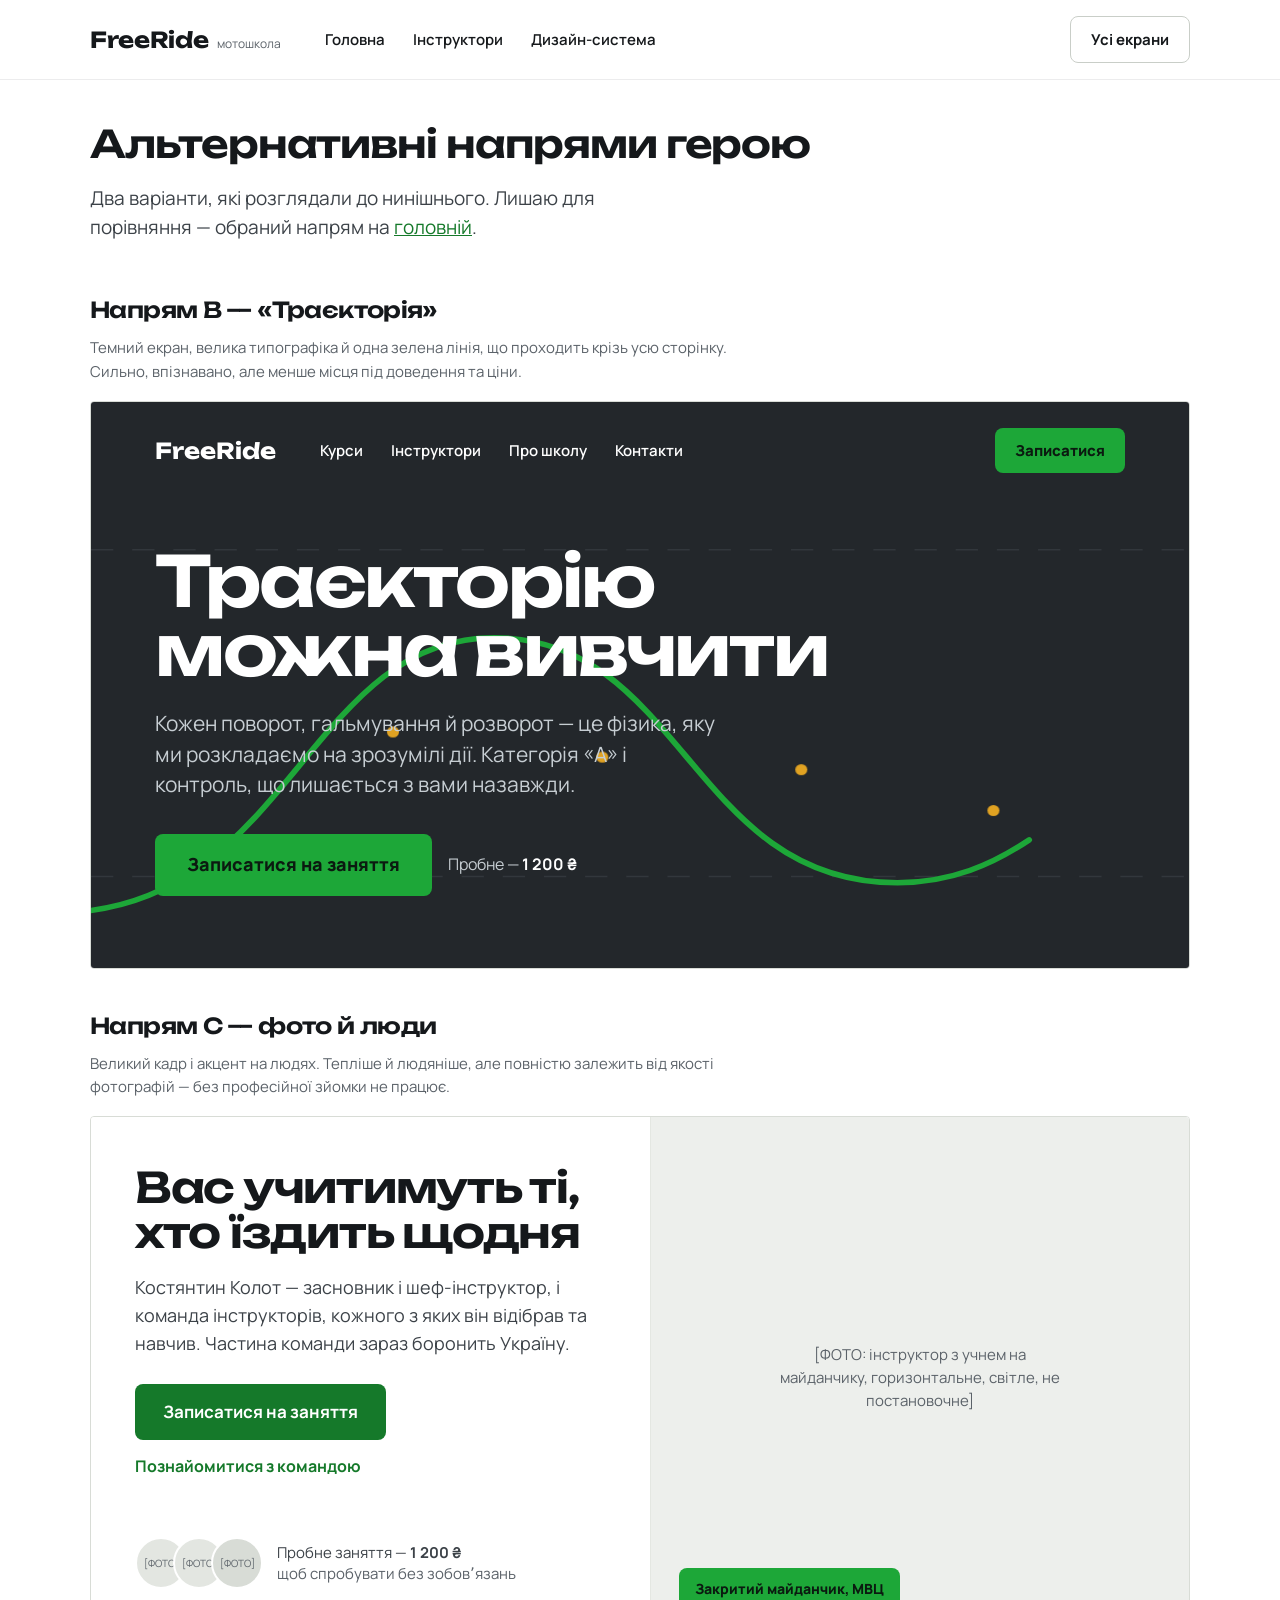
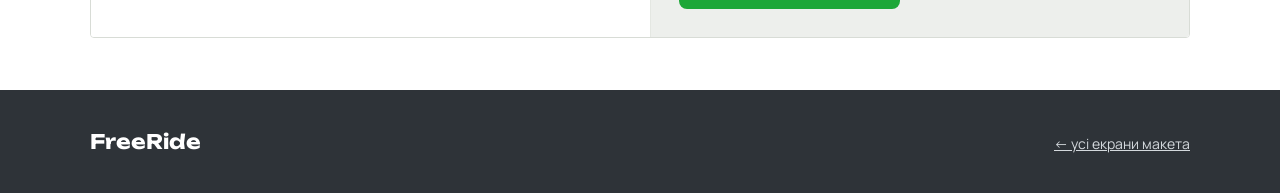
<file: heroes.html>
<!doctype html>
<html lang="uk">
<head>
<meta charset="utf-8">
<meta name="viewport" content="width=device-width, initial-scale=1">
<meta name="robots" content="noindex, nofollow">
<title>Альтернативні напрями герою — FreeRide</title>
<link rel="preconnect" href="https://fonts.googleapis.com">
<link rel="preconnect" href="https://fonts.gstatic.com" crossorigin>
<link rel="stylesheet" href="https://fonts.googleapis.com/css2?family=Manrope:wght@400;500;600;700;800&family=Unbounded:wght@500;600;700&display=swap">
<link rel="stylesheet" href="assets/site.css">
</head>
<body>

<header class="bar">
  <div class="wrap bar-in">
    <a class="brand" href="home.html"><b>FreeRide</b><span>мотошкола</span></a>
    <nav class="nav"><a href="home.html">Головна</a><a href="instructors.html">Інструктори</a><a href="system.html">Дизайн-система</a></nav>
    <a class="btn btn-ghost btn-sm" href="index.html">Усі екрани</a>
  </div>
</header>

<section class="wrap" style="padding-top: 44px; padding-bottom: 28px">
  <h1 style="font-size: 38px">Альтернативні напрями герою</h1>
  <p class="lede">Два варіанти, які розглядали до нинішнього. Лишаю для порівняння — обраний напрям на <a href="home.html">головній</a>.</p>
</section>

<!-- НАПРЯМ B -->
<section class="wrap" style="padding-bottom: 44px">
  <h2 style="font-size: 22px">Напрям B — «Траєкторія»</h2>
  <p class="muted" style="margin: 0 0 18px; font-size: 15px; max-width: 46em">Темний екран, велика типографіка й одна зелена лінія, що проходить крізь усю сторінку. Сильно, впізнавано, але менше місця під доведення та ціни.</p>
  <div style="border: 1px solid var(--line-strong); border-radius: 4px; overflow: hidden">
    <div style="background: var(--asphalt-deep); color: #FFF; position: relative; min-height: 560px">
      <svg viewBox="0 0 1280 720" aria-hidden="true" preserveAspectRatio="none" style="position: absolute; inset: 0; width: 100%; height: 100%">
        <line x1="0" y1="188" x2="1280" y2="188" stroke="#32373C" stroke-width="2" stroke-dasharray="26 22"/>
        <line x1="0" y1="604" x2="1280" y2="604" stroke="#32373C" stroke-width="2" stroke-dasharray="26 22"/>
        <path class="trace" d="M-40 650 C 230 650 250 300 470 300 C 690 300 700 612 940 612 C 1120 612 1180 420 1330 404" fill="none" stroke="#1DA738" stroke-width="7" stroke-linecap="round"/>
        <circle class="cone c1" cx="352" cy="420" r="7" fill="#E0A222"/>
        <circle class="cone c2" cx="596" cy="452" r="7" fill="#E0A222"/>
        <circle class="cone c3" cx="828" cy="468" r="7" fill="#E0A222"/>
        <circle class="cone c4" cx="1052" cy="520" r="7" fill="#E0A222"/>
      </svg>
      <div style="position: relative; padding: 26px 64px; display: flex; align-items: center; gap: 28px">
        <span style="font-family: 'Unbounded', sans-serif; font-weight: 700; font-size: 22px">FreeRide</span>
        <nav style="display: flex; gap: 28px; flex-grow: 1; margin-left: 16px">
          <span style="font-weight: 600; font-size: 15px">Курси</span><span style="font-weight: 600; font-size: 15px">Інструктори</span><span style="font-weight: 600; font-size: 15px">Про школу</span><span style="font-weight: 600; font-size: 15px">Контакти</span>
        </nav>
        <span class="btn" style="background: var(--go); color: #0B1A10; font-weight: 800; font-size: 15px; padding: 11px 20px">Записатися</span>
      </div>
      <div style="position: relative; padding: 48px 64px 72px; max-width: 980px">
        <h2 style="margin: 0 0 24px; font-size: 70px; line-height: 0.98; letter-spacing: -0.035em; color: #FFF">Траєкторію<br>можна вивчити</h2>
        <p style="margin: 0 0 34px; font-size: 21px; line-height: 1.45; color: #C6CDD2; max-width: 27em">Кожен поворот, гальмування й розворот — це фізика, яку ми розкладаємо на зрозумілі дії. Категорія «А» і контроль, що лишається з вами назавжди.</p>
        <div class="row" style="gap: 16px; align-items: center">
          <span class="btn" style="background: var(--go); color: #0B1A10; font-weight: 800; font-size: 18px; padding: 17px 32px">Записатися на заняття</span>
          <span style="font-size: 16px; color: #C6CDD2">Пробне — <strong style="color: #FFF">1 200 ₴</strong></span>
        </div>
      </div>
    </div>
  </div>
</section>

<!-- НАПРЯМ C -->
<section class="wrap" style="padding-bottom: 52px">
  <h2 style="font-size: 22px">Напрям C — фото й люди</h2>
  <p class="muted" style="margin: 0 0 18px; font-size: 15px; max-width: 46em">Великий кадр і акцент на людях. Тепліше й людяніше, але повністю залежить від якості фотографій — без професійної зйомки не працює.</p>
  <div style="border: 1px solid var(--line-strong); border-radius: 4px; overflow: hidden">
    <div style="background: #FFF; display: flex; flex-wrap: wrap; min-height: 520px">
      <div style="flex: 1 1 440px; padding: 48px 44px; display: flex; flex-direction: column">
        <h2 style="margin: 0 0 20px; font-size: 42px; line-height: 1.06; letter-spacing: -0.03em">Вас учитимуть ті, хто їздить щодня</h2>
        <p style="margin: 0 0 26px; font-size: 18px; line-height: 1.55; color: var(--ink-2)">Костянтин Колот — засновник і шеф-інструктор, і команда інструкторів, кожного з яких він відібрав та навчив. Частина команди зараз боронить Україну.</p>
        <div class="row" style="gap: 14px; align-items: center; margin-bottom: 30px">
          <span class="btn btn-go">Записатися на заняття</span>
          <span style="color: var(--go-deep); font-weight: 700; font-size: 16px">Познайомитися з командою</span>
        </div>
        <div style="margin-top: auto; display: flex; gap: 14px; align-items: center">
          <span style="display: flex">
            <span class="avatar" style="width: 52px; height: 52px; border: 2px solid #FFF">[ФОТО]</span>
            <span class="avatar" style="width: 52px; height: 52px; border: 2px solid #FFF; background: #E3E6E1; margin-left: -14px">[ФОТО]</span>
            <span class="avatar" style="width: 52px; height: 52px; border: 2px solid #FFF; background: #D8DCD6; margin-left: -14px">[ФОТО]</span>
          </span>
          <p style="margin: 0; font-size: 15px; line-height: 1.45; color: var(--ink-2)">Пробне заняття — <strong>1 200 ₴</strong><br><span class="muted">щоб спробувати без зобовʼязань</span></p>
        </div>
      </div>
      <div class="soft" style="flex: 1 1 420px; position: relative; border-left: 1px solid var(--line); display: flex; align-items: center; justify-content: center; text-align: center; padding: 28px; min-height: 320px">
        <span class="muted" style="font-size: 15px; max-width: 20em">[ФОТО: інструктор з учнем на майданчику, горизонтальне, світле, не постановочне]</span>
        <span style="position: absolute; left: 28px; bottom: 28px; background: var(--go); color: #0B1A10; font-weight: 800; font-size: 14px; padding: 10px 16px; border-radius: 8px">Закритий майданчик, МВЦ</span>
      </div>
    </div>
  </div>
</section>

<footer class="site">
  <div class="wrap ft" style="align-items: baseline; gap: 32px; padding-top: 36px; padding-bottom: 36px">
    <span style="font-family: 'Unbounded', sans-serif; font-weight: 700; font-size: 20px; color: #FFF; flex-grow: 1">FreeRide</span>
    <a href="index.html" style="font-size: 14px; text-decoration: underline">← усі екрани макета</a>
  </div>
</footer>

</body>
</html>
</file>
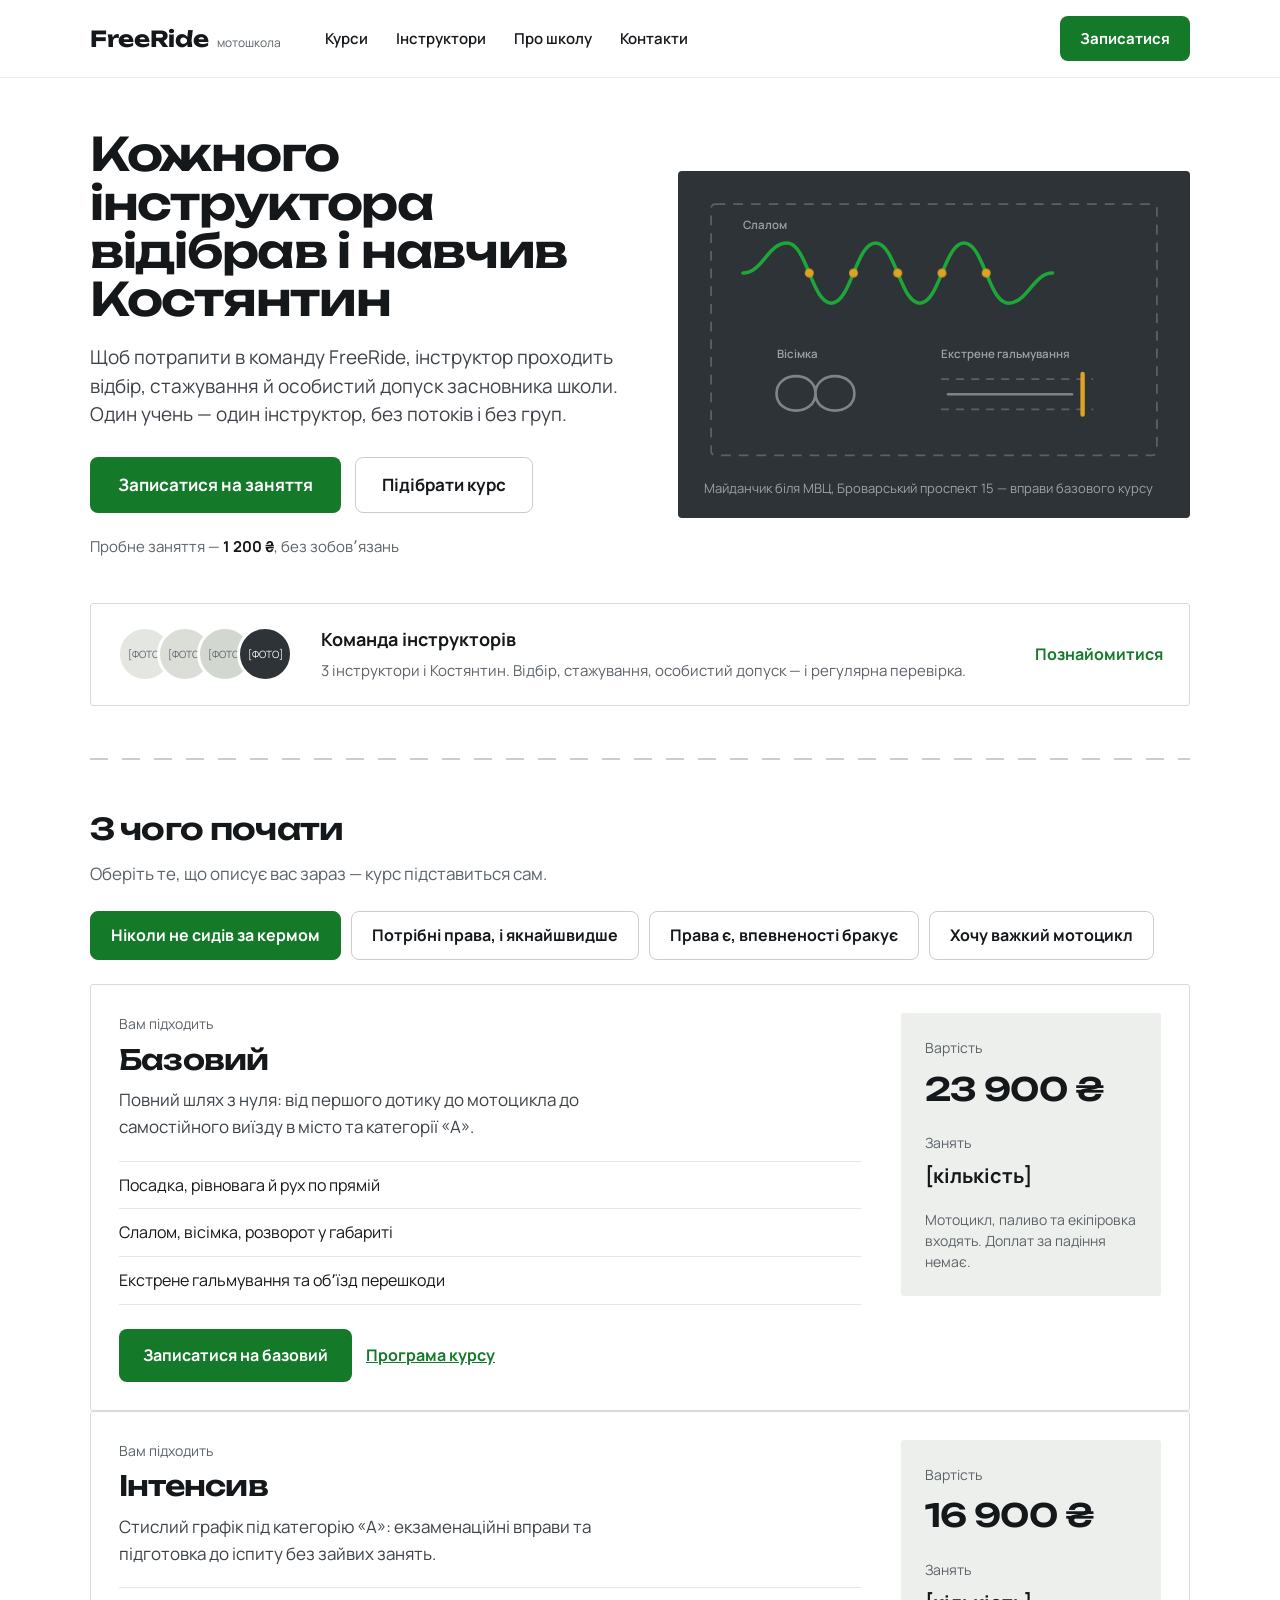
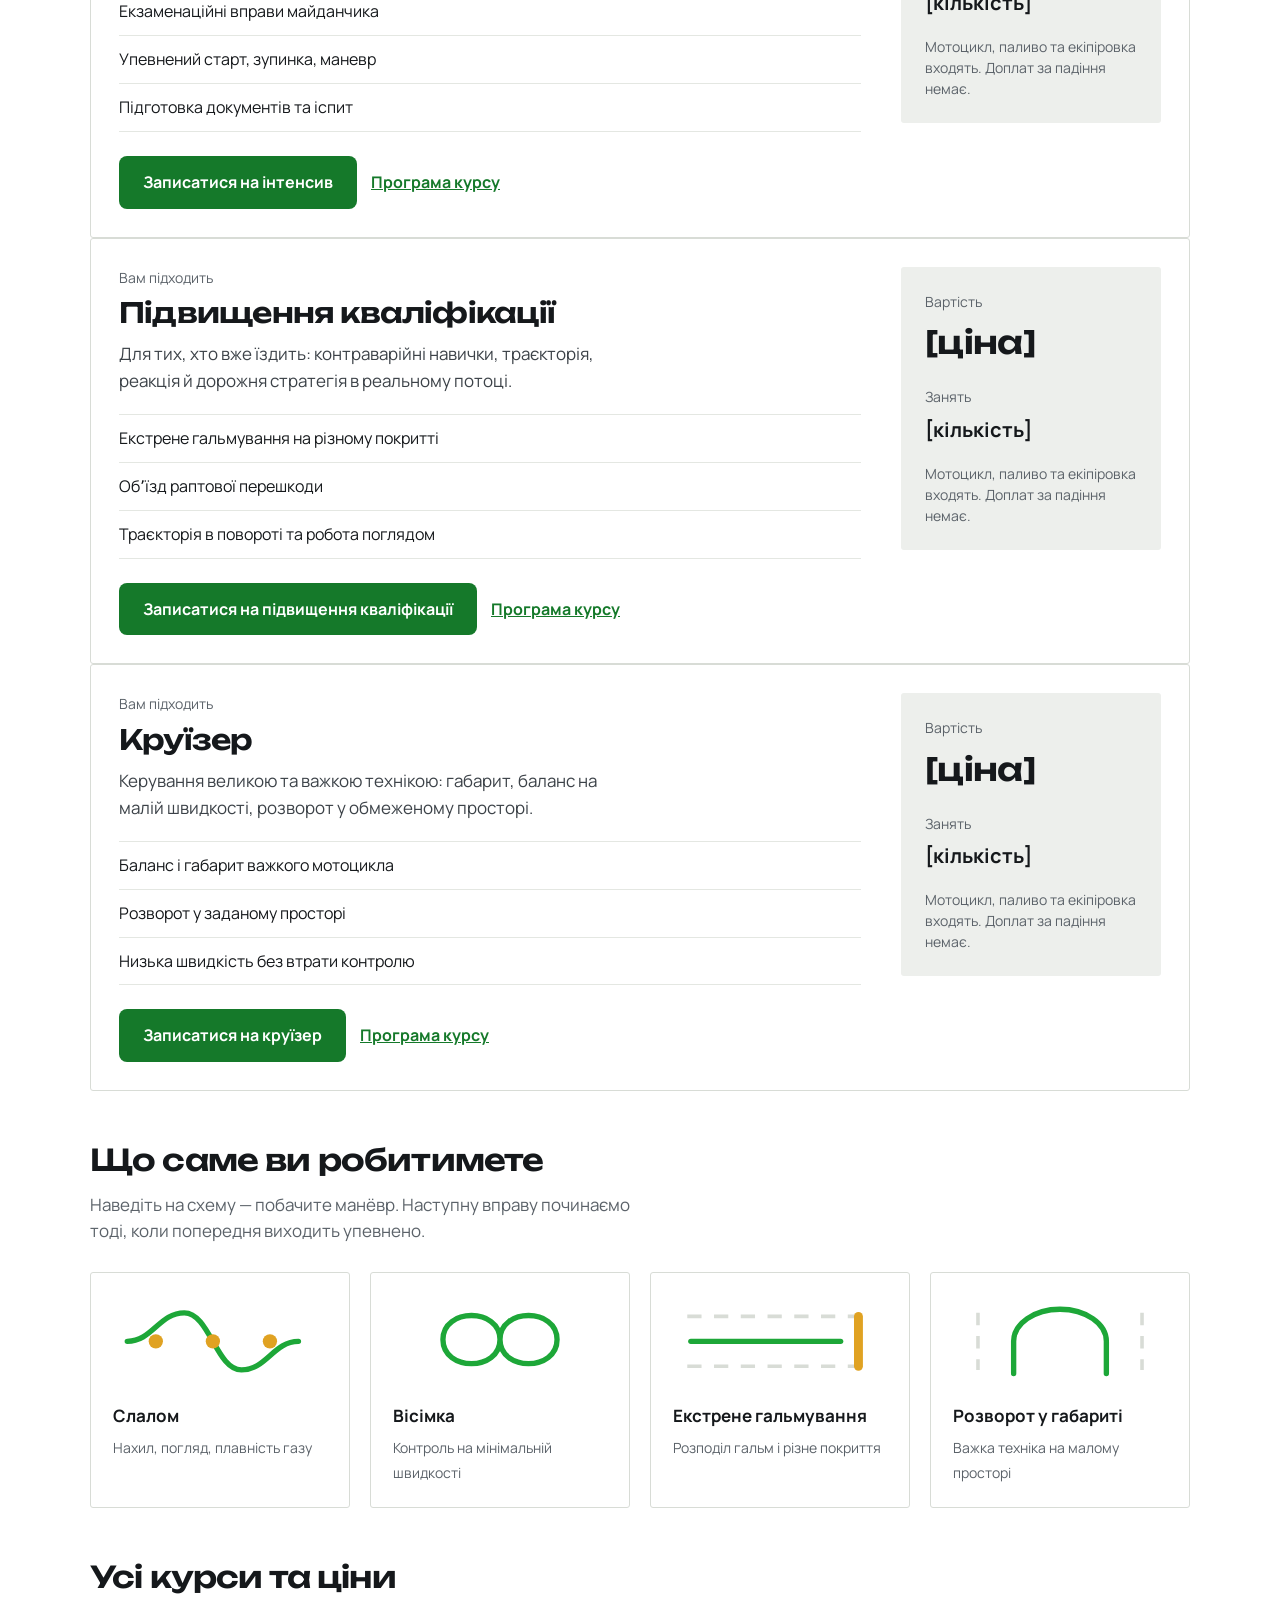
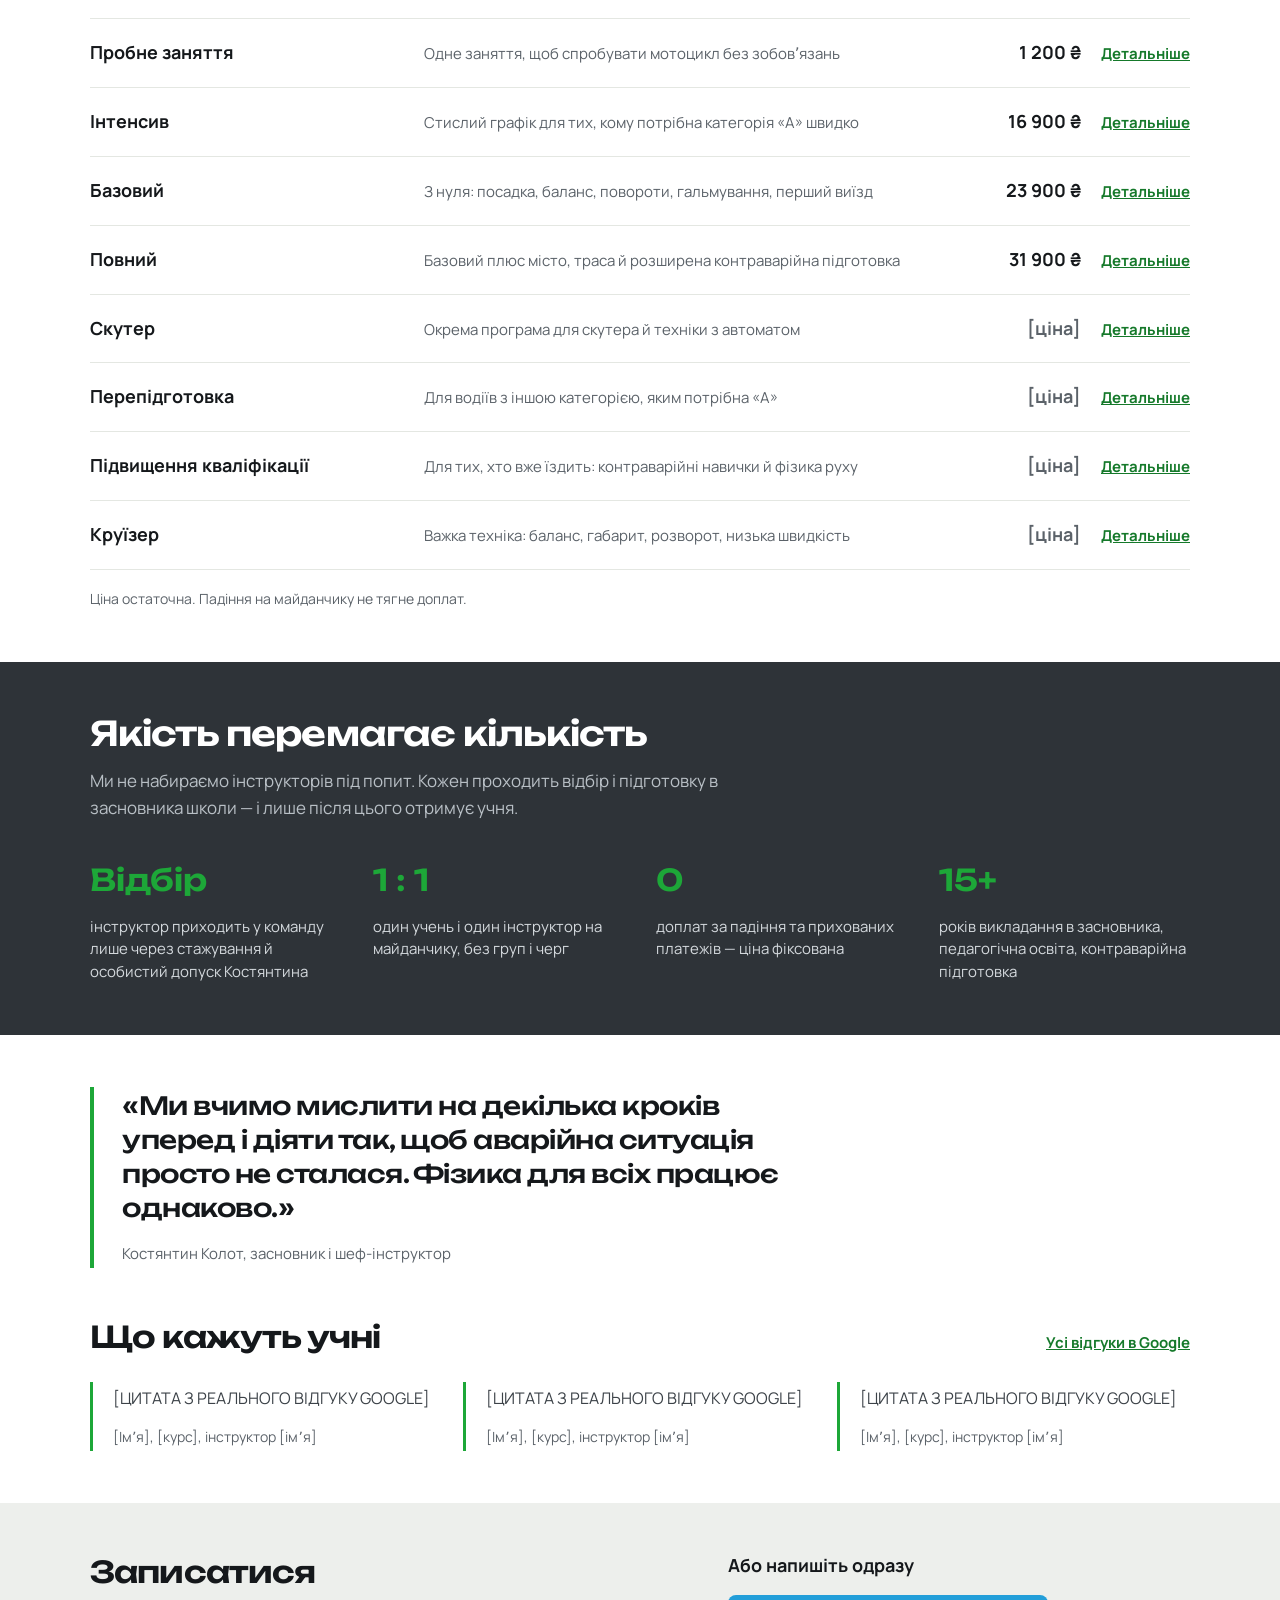
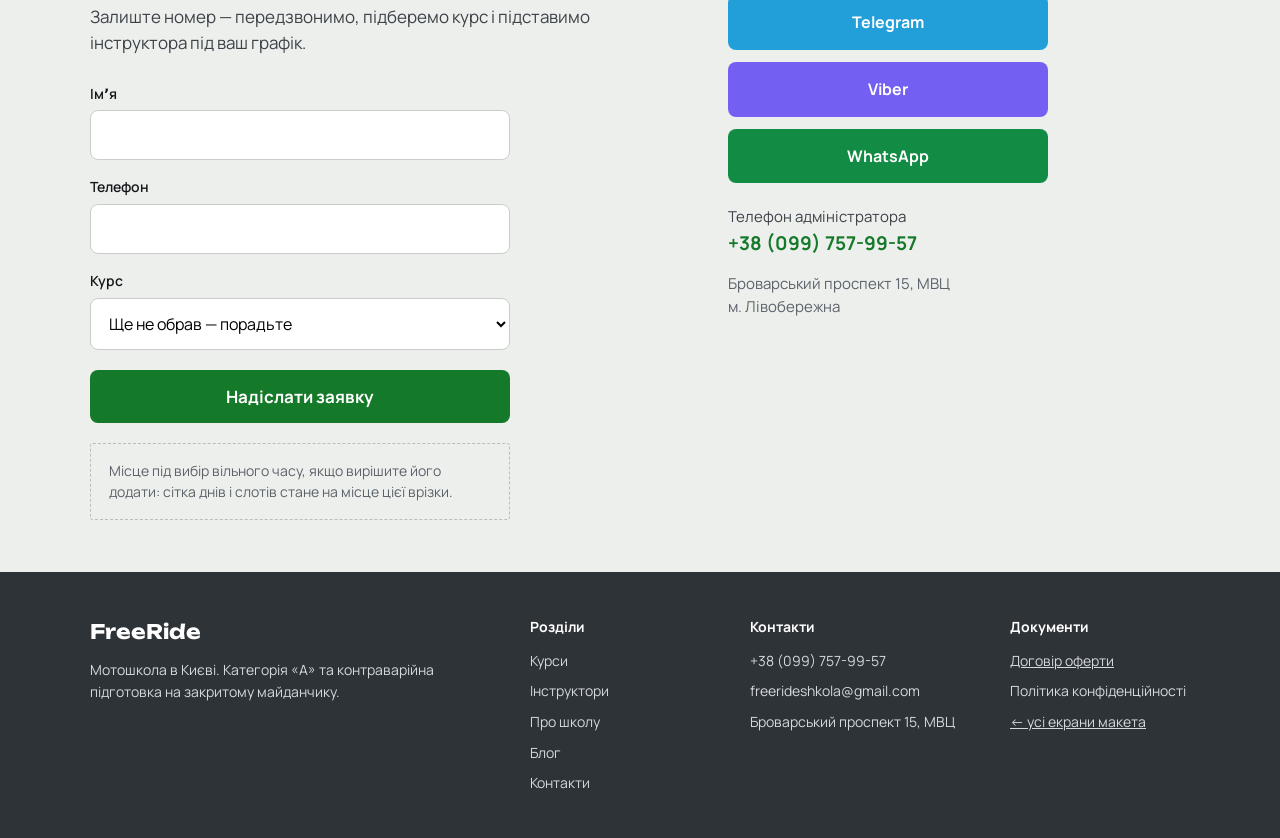
<file: home-classic.html>
<!doctype html>
<html lang="uk">
<head>
<meta charset="utf-8">
<meta name="viewport" content="width=device-width, initial-scale=1">
<meta name="robots" content="noindex, nofollow">
<title>FreeRide — мотошкола в Києві (спокійна версія)</title>
<link rel="preconnect" href="https://fonts.googleapis.com">
<link rel="preconnect" href="https://fonts.gstatic.com" crossorigin>
<link rel="stylesheet" href="https://fonts.googleapis.com/css2?family=Manrope:wght@400;500;600;700;800&family=Unbounded:wght@500;600;700&display=swap">
<link rel="stylesheet" href="assets/site.css">
</head>
<body>

<header class="bar">
  <div class="wrap bar-in">
    <a class="brand" href="home.html"><b>FreeRide</b><span>мотошкола</span></a>
    <nav class="nav">
      <a href="course.html">Курси</a>
      <a href="instructors.html">Інструктори</a>
      <a href="about.html">Про школу</a>
      <a href="contacts.html">Контакти</a>
    </nav>
    <a class="btn btn-go btn-sm" href="#zapys">Записатися</a>
  </div>
</header>

<!-- ГЕРОЙ -->
<section class="wrap" style="padding-top: 52px; padding-bottom: 44px">
  <div class="row" style="gap: 56px; align-items: center">
    <div style="flex: 1 1 440px; min-width: 0">
      <h1>Кожного інструктора відібрав і навчив Костянтин</h1>
      <p class="lede">Щоб потрапити в команду FreeRide, інструктор проходить відбір, стажування й особистий допуск засновника школи. Один учень — один інструктор, без потоків і без груп.</p>
      <div class="row" style="gap: 14px; align-items: center">
        <a class="btn btn-go" href="#zapys">Записатися на заняття</a>
        <a class="btn btn-ghost" href="#pidbir">Підібрати курс</a>
      </div>
      <p style="margin: 22px 0 0; font-size: 15px" class="muted">Пробне заняття — <strong style="color: var(--ink)">1 200 ₴</strong>, без зобовʼязань</p>
    </div>

    <div class="dark" style="flex: 1 1 420px; min-width: 0; border-radius: 4px; padding: 26px 26px 20px">
      <svg viewBox="0 0 520 300" role="img" aria-label="Схема навчального майданчика: траєкторія слалому між конусами, вісімка та коридор екстреного гальмування" style="width: 100%; height: auto; display: block">
        <rect x="8" y="8" width="504" height="284" rx="5" fill="none" stroke="#596169" stroke-width="2" stroke-dasharray="11 9"/>
        <path class="trace" d="M44 86 C 66 86 72 52 94 52 C 116 52 122 120 144 120 C 166 120 172 52 194 52 C 216 52 222 120 244 120 C 266 120 272 52 294 52 C 316 52 322 120 344 120 C 366 120 372 86 394 86" fill="none" stroke="#1DA738" stroke-width="4" stroke-linecap="round"/>
        <circle class="cone c1" cx="119" cy="86" r="5" fill="#E0A222"/>
        <circle class="cone c2" cx="169" cy="86" r="5" fill="#E0A222"/>
        <circle class="cone c3" cx="219" cy="86" r="5" fill="#E0A222"/>
        <circle class="cone c4" cx="269" cy="86" r="5" fill="#E0A222"/>
        <circle class="cone c5" cx="319" cy="86" r="5" fill="#E0A222"/>
        <text x="44" y="36" fill="#9AA2A8" font-family="Manrope, sans-serif" font-size="13" font-weight="600">Слалом</text>
        <path d="M126 222 C 126 196 170 196 170 222 C 170 248 126 248 126 222 C 126 196 82 196 82 222 C 82 248 126 248 126 222 Z" fill="none" stroke="#7D858C" stroke-width="3"/>
        <text x="82" y="182" fill="#9AA2A8" font-family="Manrope, sans-serif" font-size="13" font-weight="600">Вісімка</text>
        <line x1="268" y1="206" x2="440" y2="206" stroke="#596169" stroke-width="2" stroke-dasharray="9 8"/>
        <line x1="268" y1="240" x2="440" y2="240" stroke="#596169" stroke-width="2" stroke-dasharray="9 8"/>
        <line x1="276" y1="223" x2="416" y2="223" stroke="#7D858C" stroke-width="3" stroke-linecap="round"/>
        <line x1="428" y1="200" x2="428" y2="246" stroke="#E0A222" stroke-width="5" stroke-linecap="round"/>
        <text x="268" y="182" fill="#9AA2A8" font-family="Manrope, sans-serif" font-size="13" font-weight="600">Екстрене гальмування</text>
      </svg>
      <p style="margin: 16px 0 0; font-size: 13px; color: #9AA2A8">Майданчик біля МВЦ, Броварський проспект 15 — вправи базового курсу</p>
    </div>
  </div>
</section>

<!-- СТРІЧКА ІНСТРУКТОРІВ -->
<section class="wrap" style="padding-bottom: 52px">
  <a class="card" href="instructors.html" style="display: flex; flex-wrap: wrap; gap: 28px; align-items: center; padding: 22px 26px">
    <span style="display: flex; flex: 0 0 auto">
      <span class="avatar" style="width: 56px; height: 56px; border: 3px solid #FFFFFF">[ФОТО]</span>
      <span class="avatar" style="width: 56px; height: 56px; border: 3px solid #FFFFFF; background: #DADED7; margin-left: -16px">[ФОТО]</span>
      <span class="avatar" style="width: 56px; height: 56px; border: 3px solid #FFFFFF; background: #D2D7CF; margin-left: -16px">[ФОТО]</span>
      <span class="avatar" style="width: 56px; height: 56px; border: 3px solid #FFFFFF; background: #2E3338; color: #FFFFFF; margin-left: -16px">[ФОТО]</span>
    </span>
    <span style="flex: 1 1 320px; min-width: 0">
      <strong style="display: block; font-size: 18px; margin-bottom: 5px">Команда інструкторів</strong>
      <span class="muted" style="font-size: 15px; line-height: 1.5">3 інструктори і Костянтин. Відбір, стажування, особистий допуск — і регулярна перевірка.</span>
    </span>
    <span style="flex: 0 0 auto; font-weight: 700; font-size: 16px; color: var(--go-deep)">Познайомитися</span>
  </a>
</section>

<div class="wrap"><div class="rule"></div></div>

<!-- ПІДБІР КУРСУ -->
<section class="wrap" id="pidbir" style="padding-top: 52px">
  <h2>З чого почати</h2>
  <p class="sub" style="margin-bottom: 24px">Оберіть те, що описує вас зараз — курс підставиться сам.</p>

  <div role="tablist" aria-label="Ваша ситуація" class="row" style="gap: 10px; margin-bottom: 24px">
    <button type="button" role="tab" class="pill" data-goal="zero" aria-selected="true">Ніколи не сидів за кермом</button>
    <button type="button" role="tab" class="pill" data-goal="licence" aria-selected="false">Потрібні права, і якнайшвидше</button>
    <button type="button" role="tab" class="pill" data-goal="confidence" aria-selected="false">Права є, впевненості бракує</button>
    <button type="button" role="tab" class="pill" data-goal="heavy" aria-selected="false">Хочу важкий мотоцикл</button>
  </div>

  <div class="card panel" data-panel="zero" style="padding: 28px; display: flex; flex-wrap: wrap; gap: 40px; align-items: flex-start">
    <div style="flex: 1 1 380px; min-width: 0">
      <div class="muted" style="font-size: 14px; margin-bottom: 8px">Вам підходить</div>
      <h3 style="font-size: 28px">Базовий</h3>
      <p style="margin: 0 0 20px; font-size: 17px; line-height: 1.6; color: var(--ink-2); max-width: 30em">Повний шлях з нуля: від першого дотику до мотоцикла до самостійного виїзду в місто та категорії «А».</p>
      <ul style="margin: 0 0 24px; padding: 0; list-style: none; border-top: 1px solid var(--line)">
        <li style="padding: 11px 0; border-bottom: 1px solid var(--line)">Посадка, рівновага й рух по прямій</li>
        <li style="padding: 11px 0; border-bottom: 1px solid var(--line)">Слалом, вісімка, розворот у габариті</li>
        <li style="padding: 11px 0; border-bottom: 1px solid var(--line)">Екстрене гальмування та обʼїзд перешкоди</li>
      </ul>
      <div class="row" style="gap: 14px; align-items: center">
        <a class="btn btn-go" style="font-size: 16px; padding: 14px 24px" href="#zapys">Записатися на базовий</a>
        <a href="course.html" style="font-weight: 700; font-size: 16px">Програма курсу</a>
      </div>
    </div>
    <div class="soft" style="flex: 0 1 260px; min-width: 0; border-radius: 3px; padding: 24px">
      <div class="muted" style="font-size: 14px; margin-bottom: 6px">Вартість</div>
      <div style="font-family: 'Unbounded', sans-serif; font-weight: 600; font-size: 32px; letter-spacing: -0.02em; margin-bottom: 18px">23 900 ₴</div>
      <div class="muted" style="font-size: 14px; margin-bottom: 6px">Занять</div>
      <div style="font-weight: 700; font-size: 20px; margin-bottom: 18px">[кількість]</div>
      <div class="muted" style="font-size: 14px; line-height: 1.5">Мотоцикл, паливо та екіпіровка входять. Доплат за падіння немає.</div>
    </div>
  </div>

  <div class="card panel" data-panel="licence" hidden style="padding: 28px; display: flex; flex-wrap: wrap; gap: 40px; align-items: flex-start">
    <div style="flex: 1 1 380px; min-width: 0">
      <div class="muted" style="font-size: 14px; margin-bottom: 8px">Вам підходить</div>
      <h3 style="font-size: 28px">Інтенсив</h3>
      <p style="margin: 0 0 20px; font-size: 17px; line-height: 1.6; color: var(--ink-2); max-width: 30em">Стислий графік під категорію «А»: екзаменаційні вправи та підготовка до іспиту без зайвих занять.</p>
      <ul style="margin: 0 0 24px; padding: 0; list-style: none; border-top: 1px solid var(--line)">
        <li style="padding: 11px 0; border-bottom: 1px solid var(--line)">Екзаменаційні вправи майданчика</li>
        <li style="padding: 11px 0; border-bottom: 1px solid var(--line)">Упевнений старт, зупинка, маневр</li>
        <li style="padding: 11px 0; border-bottom: 1px solid var(--line)">Підготовка документів та іспит</li>
      </ul>
      <div class="row" style="gap: 14px; align-items: center">
        <a class="btn btn-go" style="font-size: 16px; padding: 14px 24px" href="#zapys">Записатися на інтенсив</a>
        <a href="course.html" style="font-weight: 700; font-size: 16px">Програма курсу</a>
      </div>
    </div>
    <div class="soft" style="flex: 0 1 260px; min-width: 0; border-radius: 3px; padding: 24px">
      <div class="muted" style="font-size: 14px; margin-bottom: 6px">Вартість</div>
      <div style="font-family: 'Unbounded', sans-serif; font-weight: 600; font-size: 32px; letter-spacing: -0.02em; margin-bottom: 18px">16 900 ₴</div>
      <div class="muted" style="font-size: 14px; margin-bottom: 6px">Занять</div>
      <div style="font-weight: 700; font-size: 20px; margin-bottom: 18px">[кількість]</div>
      <div class="muted" style="font-size: 14px; line-height: 1.5">Мотоцикл, паливо та екіпіровка входять. Доплат за падіння немає.</div>
    </div>
  </div>

  <div class="card panel" data-panel="confidence" hidden style="padding: 28px; display: flex; flex-wrap: wrap; gap: 40px; align-items: flex-start">
    <div style="flex: 1 1 380px; min-width: 0">
      <div class="muted" style="font-size: 14px; margin-bottom: 8px">Вам підходить</div>
      <h3 style="font-size: 28px">Підвищення кваліфікації</h3>
      <p style="margin: 0 0 20px; font-size: 17px; line-height: 1.6; color: var(--ink-2); max-width: 30em">Для тих, хто вже їздить: контраварійні навички, траєкторія, реакція й дорожня стратегія в реальному потоці.</p>
      <ul style="margin: 0 0 24px; padding: 0; list-style: none; border-top: 1px solid var(--line)">
        <li style="padding: 11px 0; border-bottom: 1px solid var(--line)">Екстрене гальмування на різному покритті</li>
        <li style="padding: 11px 0; border-bottom: 1px solid var(--line)">Обʼїзд раптової перешкоди</li>
        <li style="padding: 11px 0; border-bottom: 1px solid var(--line)">Траєкторія в повороті та робота поглядом</li>
      </ul>
      <div class="row" style="gap: 14px; align-items: center">
        <a class="btn btn-go" style="font-size: 16px; padding: 14px 24px" href="#zapys">Записатися на підвищення кваліфікації</a>
        <a href="course.html" style="font-weight: 700; font-size: 16px">Програма курсу</a>
      </div>
    </div>
    <div class="soft" style="flex: 0 1 260px; min-width: 0; border-radius: 3px; padding: 24px">
      <div class="muted" style="font-size: 14px; margin-bottom: 6px">Вартість</div>
      <div style="font-family: 'Unbounded', sans-serif; font-weight: 600; font-size: 32px; letter-spacing: -0.02em; margin-bottom: 18px">[ціна]</div>
      <div class="muted" style="font-size: 14px; margin-bottom: 6px">Занять</div>
      <div style="font-weight: 700; font-size: 20px; margin-bottom: 18px">[кількість]</div>
      <div class="muted" style="font-size: 14px; line-height: 1.5">Мотоцикл, паливо та екіпіровка входять. Доплат за падіння немає.</div>
    </div>
  </div>

  <div class="card panel" data-panel="heavy" hidden style="padding: 28px; display: flex; flex-wrap: wrap; gap: 40px; align-items: flex-start">
    <div style="flex: 1 1 380px; min-width: 0">
      <div class="muted" style="font-size: 14px; margin-bottom: 8px">Вам підходить</div>
      <h3 style="font-size: 28px">Круїзер</h3>
      <p style="margin: 0 0 20px; font-size: 17px; line-height: 1.6; color: var(--ink-2); max-width: 30em">Керування великою та важкою технікою: габарит, баланс на малій швидкості, розворот у обмеженому просторі.</p>
      <ul style="margin: 0 0 24px; padding: 0; list-style: none; border-top: 1px solid var(--line)">
        <li style="padding: 11px 0; border-bottom: 1px solid var(--line)">Баланс і габарит важкого мотоцикла</li>
        <li style="padding: 11px 0; border-bottom: 1px solid var(--line)">Розворот у заданому просторі</li>
        <li style="padding: 11px 0; border-bottom: 1px solid var(--line)">Низька швидкість без втрати контролю</li>
      </ul>
      <div class="row" style="gap: 14px; align-items: center">
        <a class="btn btn-go" style="font-size: 16px; padding: 14px 24px" href="#zapys">Записатися на круїзер</a>
        <a href="course.html" style="font-weight: 700; font-size: 16px">Програма курсу</a>
      </div>
    </div>
    <div class="soft" style="flex: 0 1 260px; min-width: 0; border-radius: 3px; padding: 24px">
      <div class="muted" style="font-size: 14px; margin-bottom: 6px">Вартість</div>
      <div style="font-family: 'Unbounded', sans-serif; font-weight: 600; font-size: 32px; letter-spacing: -0.02em; margin-bottom: 18px">[ціна]</div>
      <div class="muted" style="font-size: 14px; margin-bottom: 6px">Занять</div>
      <div style="font-weight: 700; font-size: 20px; margin-bottom: 18px">[кількість]</div>
      <div class="muted" style="font-size: 14px; line-height: 1.5">Мотоцикл, паливо та екіпіровка входять. Доплат за падіння немає.</div>
    </div>
  </div>
</section>

<!-- ВПРАВИ -->
<section class="wrap" style="padding-top: 52px">
  <h2>Що саме ви робитимете</h2>
  <p class="sub">Наведіть на схему — побачите манёвр. Наступну вправу починаємо тоді, коли попередня виходить упевнено.</p>
  <div class="grid g4">
    <a class="card ex" href="course.html" style="padding: 22px">
      <svg viewBox="0 0 120 50" role="img" aria-label="Схема: слалом між конусами" style="width: 100%; height: auto; display: block; margin-bottom: 18px">
        <path class="ex-line" d="M8 26 C 22 26 26 10 40 10 C 54 10 58 42 72 42 C 86 42 90 26 104 26" fill="none" stroke="#1DA738" stroke-width="3" stroke-linecap="round"/>
        <circle cx="24" cy="26" r="4" fill="#E0A222"/><circle cx="56" cy="26" r="4" fill="#E0A222"/><circle cx="88" cy="26" r="4" fill="#E0A222"/>
      </svg>
      <strong style="display: block; font-size: 17px; margin-bottom: 6px">Слалом</strong>
      <span class="muted" style="font-size: 14px; line-height: 1.5">Нахил, погляд, плавність газу</span>
    </a>
    <a class="card ex" href="course.html" style="padding: 22px">
      <svg viewBox="0 0 120 50" role="img" aria-label="Схема: вісімка" style="width: 100%; height: auto; display: block; margin-bottom: 18px">
        <path class="ex-line" d="M60 25 C 60 7 92 7 92 25 C 92 43 60 43 60 25 C 60 7 28 7 28 25 C 28 43 60 43 60 25 Z" fill="none" stroke="#1DA738" stroke-width="3"/>
      </svg>
      <strong style="display: block; font-size: 17px; margin-bottom: 6px">Вісімка</strong>
      <span class="muted" style="font-size: 14px; line-height: 1.5">Контроль на мінімальній швидкості</span>
    </a>
    <a class="card ex" href="course.html" style="padding: 22px">
      <svg viewBox="0 0 120 50" role="img" aria-label="Схема: коридор екстреного гальмування" style="width: 100%; height: auto; display: block; margin-bottom: 18px">
        <line x1="8" y1="12" x2="112" y2="12" stroke="#D8DCD6" stroke-width="2" stroke-dasharray="8 7"/>
        <line x1="8" y1="40" x2="112" y2="40" stroke="#D8DCD6" stroke-width="2" stroke-dasharray="8 7"/>
        <line class="ex-line" x1="10" y1="26" x2="94" y2="26" stroke="#1DA738" stroke-width="3" stroke-linecap="round"/>
        <line x1="104" y1="12" x2="104" y2="40" stroke="#E0A222" stroke-width="5" stroke-linecap="round"/>
      </svg>
      <strong style="display: block; font-size: 17px; margin-bottom: 6px">Екстрене гальмування</strong>
      <span class="muted" style="font-size: 14px; line-height: 1.5">Розподіл гальм і різне покриття</span>
    </a>
    <a class="card ex" href="course.html" style="padding: 22px">
      <svg viewBox="0 0 120 50" role="img" aria-label="Схема: розворот у заданому габариті" style="width: 100%; height: auto; display: block; margin-bottom: 18px">
        <line x1="14" y1="10" x2="14" y2="42" stroke="#D8DCD6" stroke-width="2" stroke-dasharray="7 6"/>
        <line x1="106" y1="10" x2="106" y2="42" stroke="#D8DCD6" stroke-width="2" stroke-dasharray="7 6"/>
        <path class="ex-line" d="M34 44 L 34 26 A 26 18 0 0 1 86 26 L 86 44" fill="none" stroke="#1DA738" stroke-width="3" stroke-linecap="round"/>
      </svg>
      <strong style="display: block; font-size: 17px; margin-bottom: 6px">Розворот у габариті</strong>
      <span class="muted" style="font-size: 14px; line-height: 1.5">Важка техніка на малому просторі</span>
    </a>
  </div>
</section>

<!-- ЦІНИ -->
<section class="wrap" style="padding-top: 52px">
  <h2 style="margin-bottom: 24px">Усі курси та ціни</h2>
  <div style="border-top: 1px solid var(--line)">
    <div class="row" style="align-items: baseline; padding: 20px 0; border-bottom: 1px solid var(--line)"><strong style="flex: 1 1 210px; font-size: 18px">Пробне заняття</strong><span class="muted" style="flex: 2 1 320px; font-size: 15px">Одне заняття, щоб спробувати мотоцикл без зобовʼязань</span><strong style="flex: 0 0 110px; font-size: 18px; text-align: right">1 200 ₴</strong><a href="course.html" style="flex: 0 0 auto; font-weight: 700; font-size: 15px">Детальніше</a></div>
    <div class="row" style="align-items: baseline; padding: 20px 0; border-bottom: 1px solid var(--line)"><strong style="flex: 1 1 210px; font-size: 18px">Інтенсив</strong><span class="muted" style="flex: 2 1 320px; font-size: 15px">Стислий графік для тих, кому потрібна категорія «А» швидко</span><strong style="flex: 0 0 110px; font-size: 18px; text-align: right">16 900 ₴</strong><a href="course.html" style="flex: 0 0 auto; font-weight: 700; font-size: 15px">Детальніше</a></div>
    <div class="row" style="align-items: baseline; padding: 20px 0; border-bottom: 1px solid var(--line)"><strong style="flex: 1 1 210px; font-size: 18px">Базовий</strong><span class="muted" style="flex: 2 1 320px; font-size: 15px">З нуля: посадка, баланс, повороти, гальмування, перший виїзд</span><strong style="flex: 0 0 110px; font-size: 18px; text-align: right">23 900 ₴</strong><a href="course.html" style="flex: 0 0 auto; font-weight: 700; font-size: 15px">Детальніше</a></div>
    <div class="row" style="align-items: baseline; padding: 20px 0; border-bottom: 1px solid var(--line)"><strong style="flex: 1 1 210px; font-size: 18px">Повний</strong><span class="muted" style="flex: 2 1 320px; font-size: 15px">Базовий плюс місто, траса й розширена контраварійна підготовка</span><strong style="flex: 0 0 110px; font-size: 18px; text-align: right">31 900 ₴</strong><a href="course.html" style="flex: 0 0 auto; font-weight: 700; font-size: 15px">Детальніше</a></div>
    <div class="row" style="align-items: baseline; padding: 20px 0; border-bottom: 1px solid var(--line)"><strong style="flex: 1 1 210px; font-size: 18px">Скутер</strong><span class="muted" style="flex: 2 1 320px; font-size: 15px">Окрема програма для скутера й техніки з автоматом</span><strong class="muted" style="flex: 0 0 110px; font-size: 18px; text-align: right">[ціна]</strong><a href="course.html" style="flex: 0 0 auto; font-weight: 700; font-size: 15px">Детальніше</a></div>
    <div class="row" style="align-items: baseline; padding: 20px 0; border-bottom: 1px solid var(--line)"><strong style="flex: 1 1 210px; font-size: 18px">Перепідготовка</strong><span class="muted" style="flex: 2 1 320px; font-size: 15px">Для водіїв з іншою категорією, яким потрібна «А»</span><strong class="muted" style="flex: 0 0 110px; font-size: 18px; text-align: right">[ціна]</strong><a href="course.html" style="flex: 0 0 auto; font-weight: 700; font-size: 15px">Детальніше</a></div>
    <div class="row" style="align-items: baseline; padding: 20px 0; border-bottom: 1px solid var(--line)"><strong style="flex: 1 1 210px; font-size: 18px">Підвищення кваліфікації</strong><span class="muted" style="flex: 2 1 320px; font-size: 15px">Для тих, хто вже їздить: контраварійні навички й фізика руху</span><strong class="muted" style="flex: 0 0 110px; font-size: 18px; text-align: right">[ціна]</strong><a href="course.html" style="flex: 0 0 auto; font-weight: 700; font-size: 15px">Детальніше</a></div>
    <div class="row" style="align-items: baseline; padding: 20px 0; border-bottom: 1px solid var(--line)"><strong style="flex: 1 1 210px; font-size: 18px">Круїзер</strong><span class="muted" style="flex: 2 1 320px; font-size: 15px">Важка техніка: баланс, габарит, розворот, низька швидкість</span><strong class="muted" style="flex: 0 0 110px; font-size: 18px; text-align: right">[ціна]</strong><a href="course.html" style="flex: 0 0 auto; font-weight: 700; font-size: 15px">Детальніше</a></div>
  </div>
  <p class="muted" style="margin: 18px 0 0; font-size: 14px">Ціна остаточна. Падіння на майданчику не тягне доплат.</p>
</section>

<!-- СЛОГАН -->
<section class="dark" style="margin-top: 52px">
  <div class="wrap" style="padding-top: 52px; padding-bottom: 52px">
    <h2 style="font-size: 34px; margin-bottom: 14px">Якість перемагає кількість</h2>
    <p style="margin: 0 0 36px; font-size: 17px; line-height: 1.6; color: #B9C0C6; max-width: 38em">Ми не набираємо інструкторів під попит. Кожен проходить відбір і підготовку в засновника школи — і лише після цього отримує учня.</p>
    <div class="grid g4" style="gap: 32px">
      <div><div style="font-family: 'Unbounded', sans-serif; font-weight: 600; font-size: 30px; color: #1DA738; margin-bottom: 12px">Відбір</div><div style="font-size: 15px; line-height: 1.5; color: #D4D9DD">інструктор приходить у команду лише через стажування й особистий допуск Костянтина</div></div>
      <div><div style="font-family: 'Unbounded', sans-serif; font-weight: 600; font-size: 30px; color: #1DA738; margin-bottom: 12px">1 : 1</div><div style="font-size: 15px; line-height: 1.5; color: #D4D9DD">один учень і один інструктор на майданчику, без груп і черг</div></div>
      <div><div style="font-family: 'Unbounded', sans-serif; font-weight: 600; font-size: 30px; color: #1DA738; margin-bottom: 12px">0</div><div style="font-size: 15px; line-height: 1.5; color: #D4D9DD">доплат за падіння та прихованих платежів — ціна фіксована</div></div>
      <div><div style="font-family: 'Unbounded', sans-serif; font-weight: 600; font-size: 30px; color: #1DA738; margin-bottom: 12px">15+</div><div style="font-size: 15px; line-height: 1.5; color: #D4D9DD">років викладання в засновника, педагогічна освіта, контраварійна підготовка</div></div>
    </div>
  </div>
</section>

<!-- ЦИТАТА -->
<section class="wrap" style="padding-top: 52px; padding-bottom: 52px">
  <blockquote style="margin: 0; border-left: 4px solid var(--go); padding: 2px 0 2px 28px; max-width: 46em">
    <p style="margin: 0 0 18px; font-family: 'Unbounded', sans-serif; font-weight: 500; font-size: 25px; line-height: 1.35; letter-spacing: -0.02em">«Ми вчимо мислити на декілька кроків уперед і діяти так, щоб аварійна ситуація просто не сталася. Фізика для всіх працює однаково.»</p>
    <footer class="muted" style="font-size: 15px">Костянтин Колот, засновник і шеф-інструктор</footer>
  </blockquote>
</section>

<!-- ВІДГУКИ -->
<section class="wrap" style="padding-bottom: 52px">
  <div class="row" style="align-items: baseline; margin-bottom: 28px">
    <h2 style="margin: 0; flex-grow: 1">Що кажуть учні</h2>
    <a href="#google" style="font-weight: 700; font-size: 15px">Усі відгуки в Google</a>
  </div>
  <div class="grid g3">
    <figure style="margin: 0; border-left: 3px solid var(--go); padding: 4px 0 4px 20px"><blockquote style="margin: 0 0 14px; font-size: 16px; line-height: 1.6; color: var(--ink-2)">[ЦИТАТА З РЕАЛЬНОГО ВІДГУКУ GOOGLE]</blockquote><figcaption class="muted" style="font-size: 14px">[Імʼя], [курс], інструктор [імʼя]</figcaption></figure>
    <figure style="margin: 0; border-left: 3px solid var(--go); padding: 4px 0 4px 20px"><blockquote style="margin: 0 0 14px; font-size: 16px; line-height: 1.6; color: var(--ink-2)">[ЦИТАТА З РЕАЛЬНОГО ВІДГУКУ GOOGLE]</blockquote><figcaption class="muted" style="font-size: 14px">[Імʼя], [курс], інструктор [імʼя]</figcaption></figure>
    <figure style="margin: 0; border-left: 3px solid var(--go); padding: 4px 0 4px 20px"><blockquote style="margin: 0 0 14px; font-size: 16px; line-height: 1.6; color: var(--ink-2)">[ЦИТАТА З РЕАЛЬНОГО ВІДГУКУ GOOGLE]</blockquote><figcaption class="muted" style="font-size: 14px">[Імʼя], [курс], інструктор [імʼя]</figcaption></figure>
  </div>
</section>

<!-- ЗАПИС -->
<section class="soft" id="zapys">
  <div class="wrap" style="padding-top: 52px; padding-bottom: 52px">
    <div class="row" style="gap: 56px">
      <div style="flex: 1 1 440px; min-width: 0">
        <h2>Записатися</h2>
        <p style="margin: 0 0 26px; font-size: 17px; color: var(--ink-2); max-width: 30em">Залиште номер — передзвонимо, підберемо курс і підставимо інструктора під ваш графік.</p>
        <form style="display: flex; flex-direction: column; gap: 16px; max-width: 420px" onsubmit="return false">
          <div><label for="n" style="display: block; font-size: 14px; font-weight: 600; margin-bottom: 6px">Імʼя</label><input id="n" type="text" style="width: 100%; padding: 13px 14px; font-size: 16px; font-family: inherit; border: 1px solid #C9CEC8; border-radius: 8px; background: #FFF"></div>
          <div><label for="t" style="display: block; font-size: 14px; font-weight: 600; margin-bottom: 6px">Телефон</label><input id="t" type="tel" style="width: 100%; padding: 13px 14px; font-size: 16px; font-family: inherit; border: 1px solid #C9CEC8; border-radius: 8px; background: #FFF"></div>
          <div><label for="c" style="display: block; font-size: 14px; font-weight: 600; margin-bottom: 6px">Курс</label><select id="c" style="width: 100%; padding: 13px 14px; font-size: 16px; font-family: inherit; border: 1px solid #C9CEC8; border-radius: 8px; background: #FFF"><option>Ще не обрав — порадьте</option><option>Пробне заняття</option><option>Інтенсив</option><option>Базовий</option><option>Повний</option></select></div>
          <button class="btn btn-go" type="submit" style="margin-top: 4px">Надіслати заявку</button>
        </form>
        <div style="margin-top: 20px; padding: 16px 18px; border: 1px dashed #B9BFB6; border-radius: 3px; max-width: 420px"><p class="muted" style="margin: 0; font-size: 14px">Місце під вибір вільного часу, якщо вирішите його додати: сітка днів і слотів стане на місце цієї врізки.</p></div>
      </div>
      <div style="flex: 1 1 320px; min-width: 0">
        <h3 style="font-size: 18px; font-family: 'Manrope', sans-serif; font-weight: 700; letter-spacing: 0; margin-bottom: 18px">Або напишіть одразу</h3>
        <div style="display: flex; flex-direction: column; gap: 12px; max-width: 320px">
          <a class="btn" style="background: #229ED9; color: #FFF; font-size: 16px; padding: 15px 20px" href="#tg">Telegram</a>
          <a class="btn" style="background: #7360F2; color: #FFF; font-size: 16px; padding: 15px 20px" href="#vb">Viber</a>
          <a class="btn" style="background: #128C44; color: #FFF; font-size: 16px; padding: 15px 20px" href="#wa">WhatsApp</a>
        </div>
        <p style="margin: 22px 0 0; font-size: 15px; color: var(--ink-2)">Телефон адміністратора<br><a href="tel:+380997579957" style="font-weight: 700; font-size: 19px; text-decoration: none">+38 (099) 757-99-57</a></p>
        <p class="muted" style="margin: 14px 0 0; font-size: 15px">Броварський проспект 15, МВЦ<br>м. Лівобережна</p>
      </div>
    </div>
  </div>
</section>

<footer class="site">
  <div class="wrap ft">
    <div style="flex: 1 1 260px"><div style="font-family: 'Unbounded', sans-serif; font-weight: 700; font-size: 20px; color: #FFF; margin-bottom: 12px">FreeRide</div><p style="margin: 0; font-size: 14px; line-height: 1.6">Мотошкола в Києві. Категорія «А» та контраварійна підготовка на закритому майданчику.</p></div>
    <div style="flex: 0 1 180px"><h4>Розділи</h4><div class="col"><a href="course.html">Курси</a><a href="instructors.html">Інструктори</a><a href="about.html">Про школу</a><a href="#blog">Блог</a><a href="contacts.html">Контакти</a></div></div>
    <div style="flex: 0 1 220px"><h4>Контакти</h4><div class="col"><a href="tel:+380997579957">+38 (099) 757-99-57</a><a href="mailto:freerideshkola@gmail.com">freerideshkola@gmail.com</a><span>Броварський проспект 15, МВЦ</span></div></div>
    <div style="flex: 0 1 180px"><h4>Документи</h4><div class="col"><a href="#oferta" style="text-decoration: underline">Договір оферти</a><a href="#privacy">Політика конфіденційності</a><a href="index.html" style="text-decoration: underline">← усі екрани макета</a></div></div>
  </div>
</footer>

<script src="assets/app.js"></script>
</body>
</html>
</file>
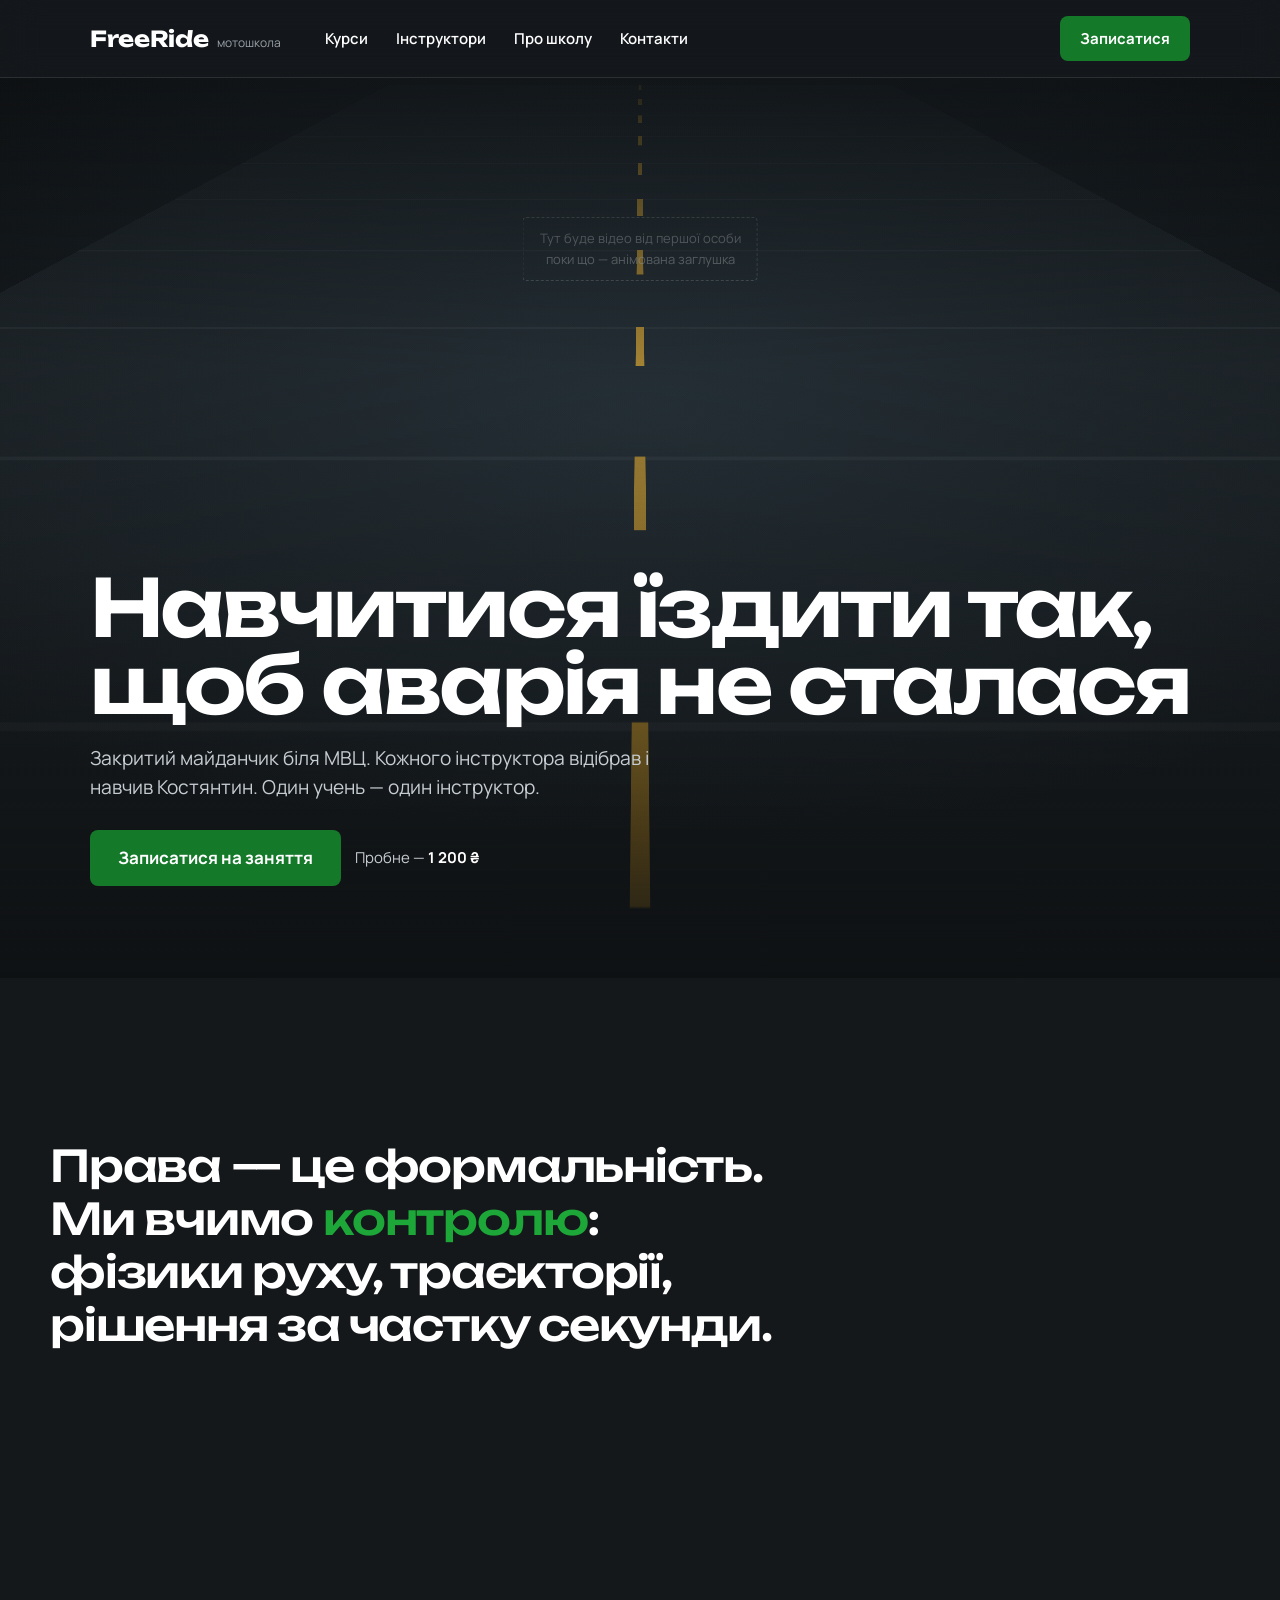
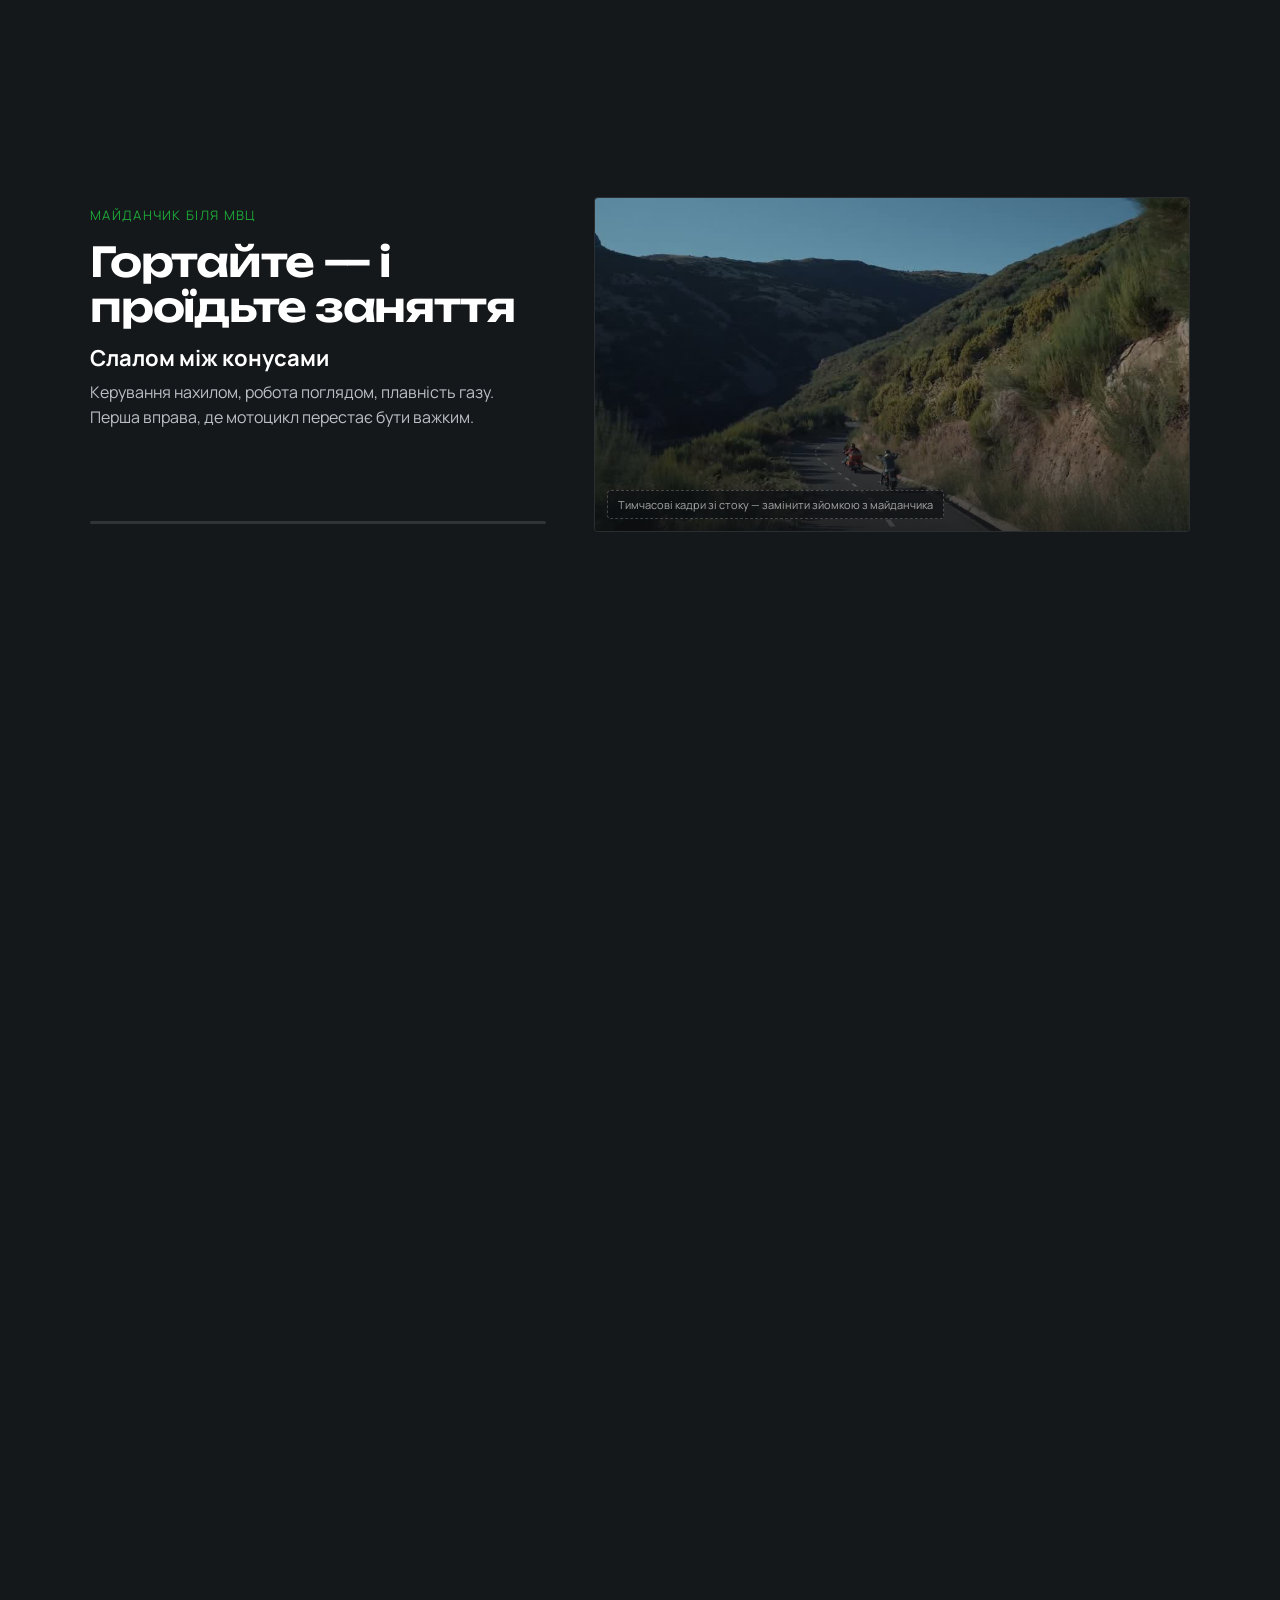
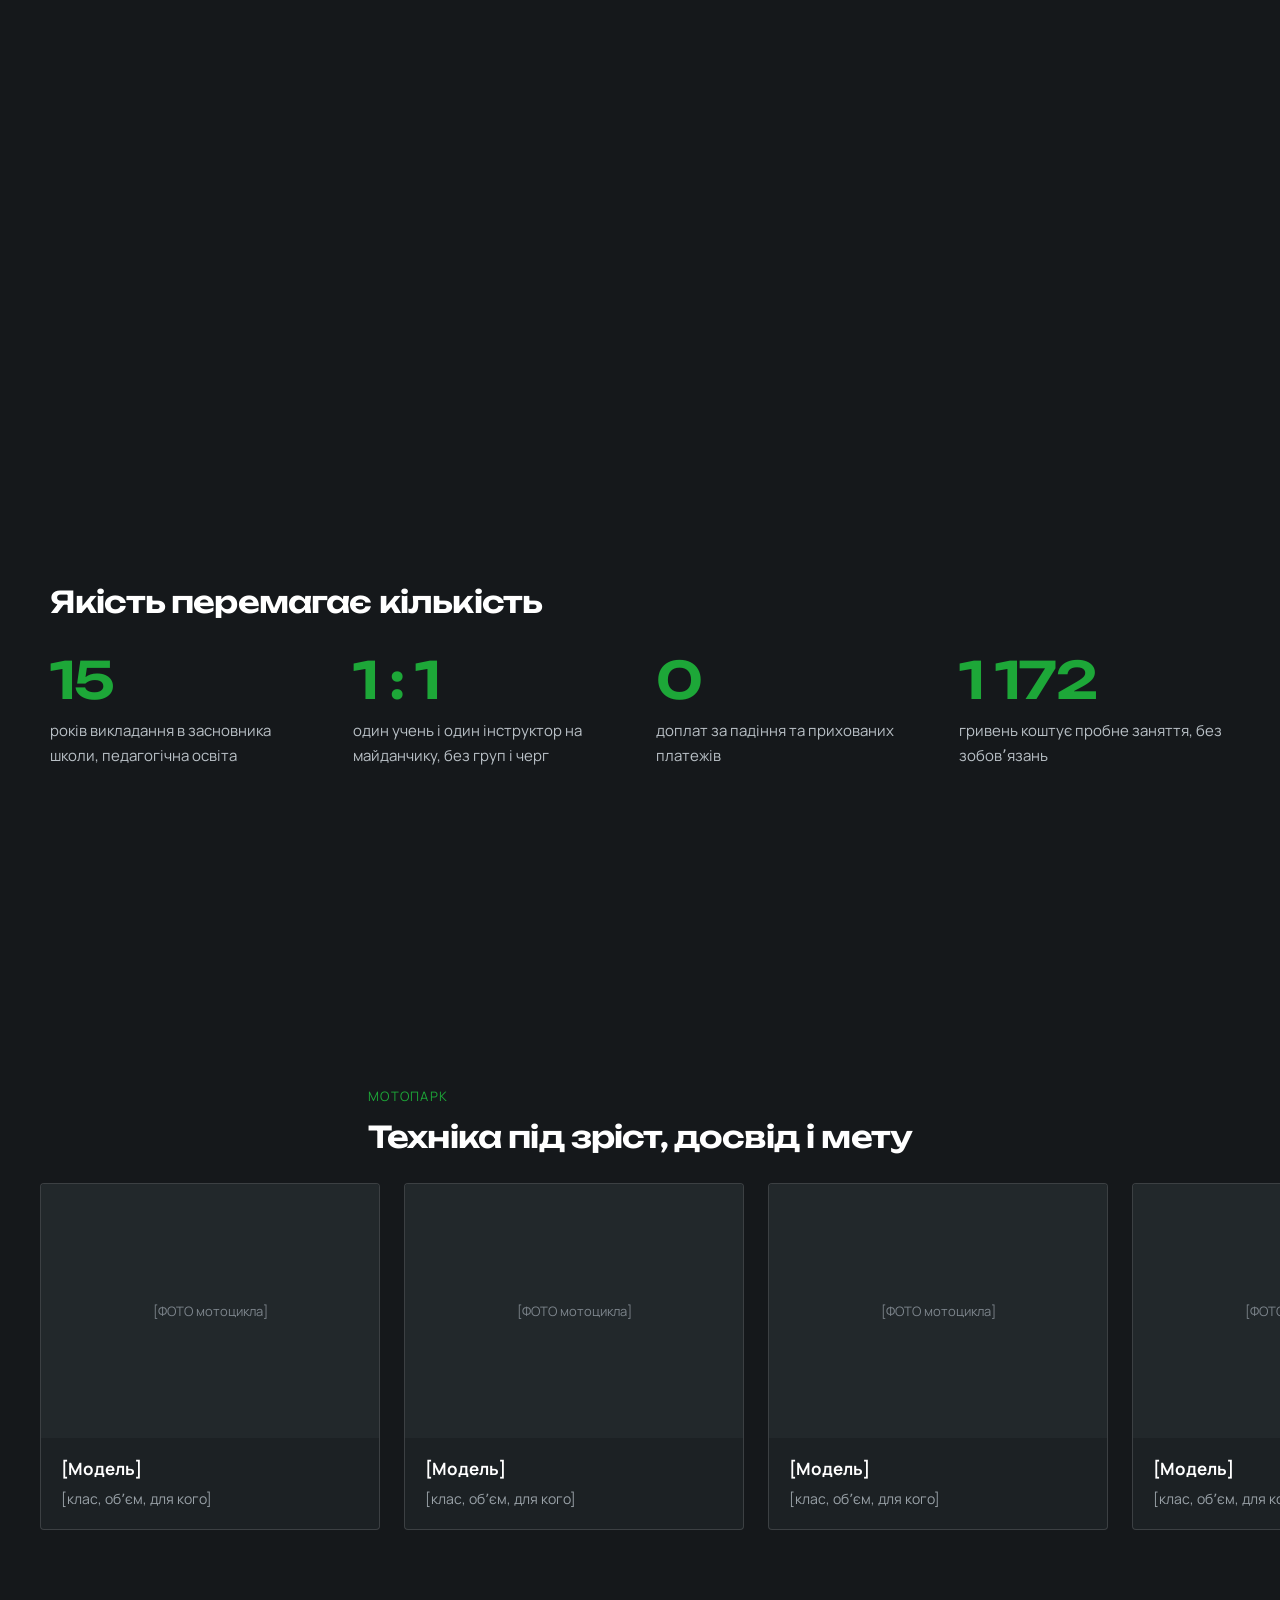
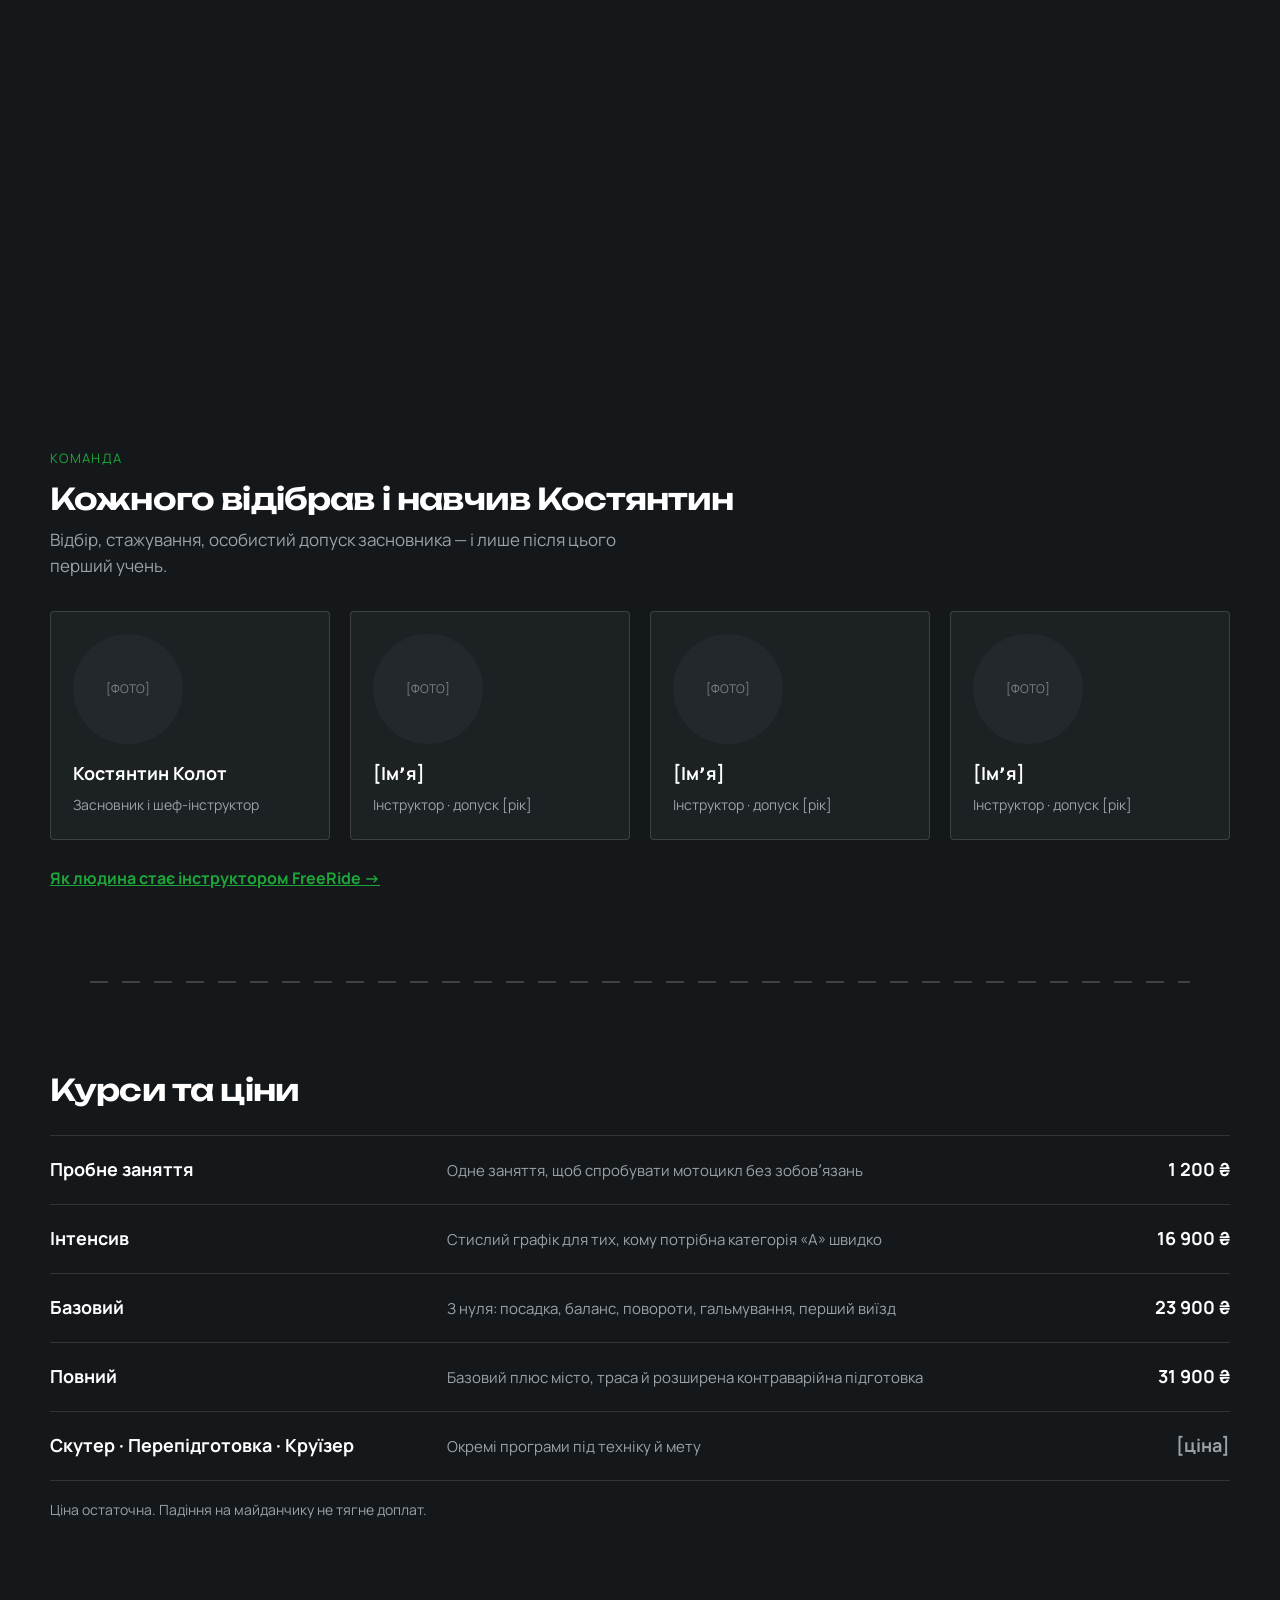
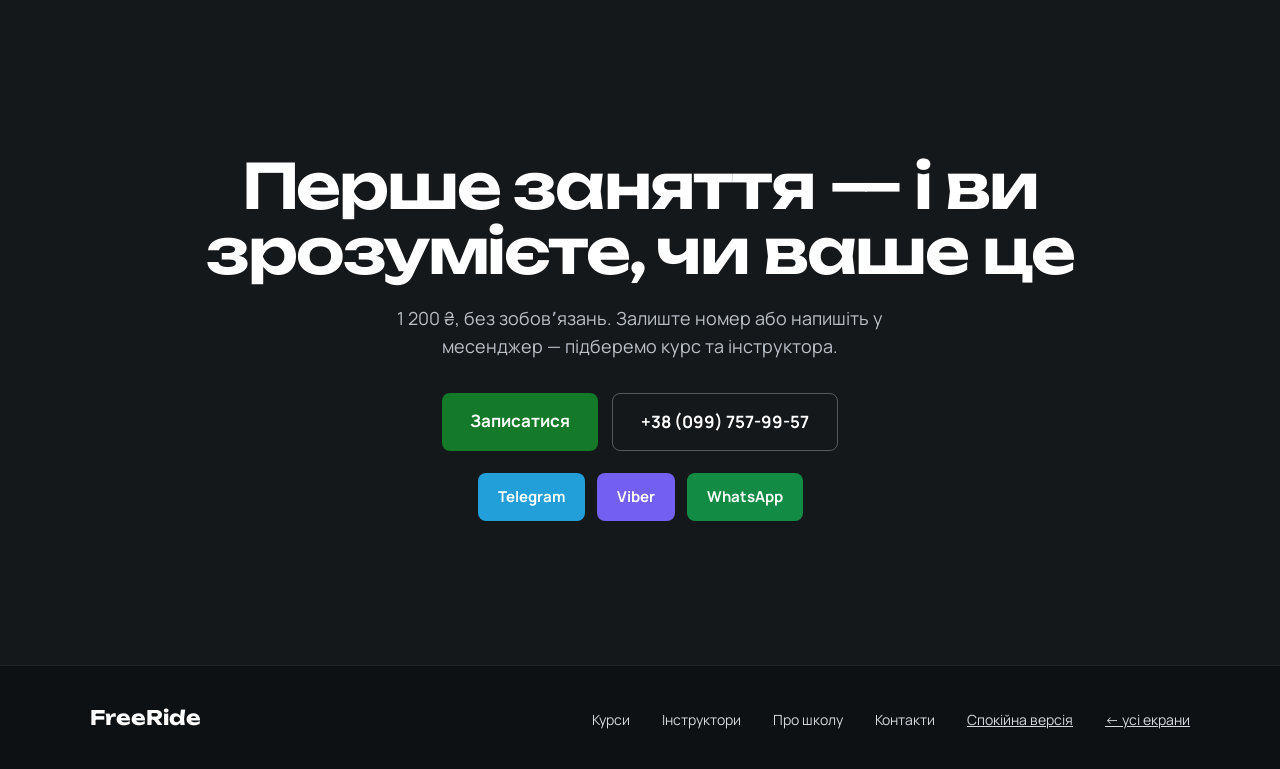
<file: home.html>
<!doctype html>
<html lang="uk">
<head>
<meta charset="utf-8">
<meta name="viewport" content="width=device-width, initial-scale=1">
<meta name="robots" content="noindex, nofollow">
<title>FreeRide — мотошкола в Києві</title>
<link rel="preconnect" href="https://fonts.googleapis.com">
<link rel="preconnect" href="https://fonts.gstatic.com" crossorigin>
<link rel="stylesheet" href="https://fonts.googleapis.com/css2?family=Manrope:wght@400;500;600;700;800&family=Unbounded:wght@500;600;700&display=swap">
<link rel="stylesheet" href="assets/site.css">
<link rel="stylesheet" href="assets/showcase.css">
</head>
<body class="showcase">

<header class="bar">
  <div class="wrap bar-in">
    <a class="brand" href="home.html"><b>FreeRide</b><span>мотошкола</span></a>
    <nav class="nav">
      <a href="course.html">Курси</a>
      <a href="instructors.html">Інструктори</a>
      <a href="about.html">Про школу</a>
      <a href="contacts.html">Контакти</a>
    </nav>
    <a class="btn btn-go btn-sm" href="#zapys">Записатися</a>
  </div>
</header>

<!-- ГЕРОЙ -->
<section class="hero-wrap" data-track="top">
  <div class="hero-media">
    <!--
      СЮДИ СТАВИТЬСЯ ВІДЕО. Замінити блок .road на:
      <video autoplay muted loop playsinline preload="metadata" poster="assets/hero-poster.jpg">
        <source src="assets/hero.webm" type="video/webm">
        <source src="assets/hero.mp4" type="video/mp4">
      </video>
      Потрібно: зйомка від першої особи (екшн-камера на шоломі), 12–20 с петлею,
      без звуку, 1920×1080, до 4 МБ після стиснення, плюс кадр-постер.
    -->
    <div class="road" role="img" aria-label="Заглушка: анімована дорога замість відео від першої особи">
      <div class="road-plane"></div>
      <p class="road-note">Тут буде відео від першої особи<br>поки що — анімована заглушка</p>
    </div>
  </div>

  <div class="wrap hero-copy">
    <h1 class="hero-h1">Навчитися їздити так, щоб аварія не сталася</h1>
    <p class="hero-sub">Закритий майданчик біля МВЦ. Кожного інструктора відібрав і навчив Костянтин. Один учень — один інструктор.</p>
    <div class="row" style="gap: 14px; align-items: center">
      <a class="btn btn-go" href="#zapys">Записатися на заняття</a>
      <span style="font-size: 15px; color: #C6CDD2">Пробне — <strong style="color: #FFF">1 200 ₴</strong></span>
    </div>
  </div>

  <div class="scroll-hint"><i></i><span>ГОРТАЙТЕ</span></div>
</section>

<!-- ЗАЯВА -->
<section class="wrap statement" data-reveal>
  <p>
    <span class="line">Права — це формальність.</span>
    <span class="line">Ми вчимо <em>контролю</em>:</span>
    <span class="line">фізики руху, траєкторії,</span>
    <span class="line">рішення за частку секунди.</span>
  </p>
</section>

<!-- ЗАКРІПЛЕНІ ВПРАВИ -->
<section class="pin" data-track="pin">
  <div class="pin-stage">
    <div class="wrap pin-inner">

      <div class="pin-text">
        <p class="pin-kicker">МАЙДАНЧИК БІЛЯ МВЦ</p>
        <h2 class="pin-title">Гортайте — і проїдьте заняття</h2>
        <div class="pin-steps">
          <div class="pin-step s1">
            <h3>Слалом між конусами</h3>
            <p>Керування нахилом, робота поглядом, плавність газу. Перша вправа, де мотоцикл перестає бути важким.</p>
          </div>
          <div class="pin-step s2">
            <h3>Вісімка</h3>
            <p>Контроль на мінімальній швидкості — найважче й найкорисніше. Саме тут народжується впевненість у місті.</p>
          </div>
          <div class="pin-step s3">
            <h3>Екстрене гальмування</h3>
            <p>Розподіл гальм, робота зі зчепленням, поведінка на різному покритті. Вправа, яка колись врятує.</p>
          </div>
          <div class="pin-step s4">
            <h3>Розворот у габариті</h3>
            <p>Важка техніка на малому просторі: габарит, баланс, голова повернута туди, куди їдете.</p>
          </div>
        </div>
        <div class="pin-bar"><i></i></div>
      </div>

      <div class="pin-figure">
        <div class="pin-video">
          <video class="ex-g1" src="assets/video/ex1.mp4" poster="assets/video/ex1.jpg" muted loop playsinline preload="metadata" aria-label="Кадри їзди: керування нахилом"></video>
          <video class="ex-g2" src="assets/video/ex2.mp4" poster="assets/video/ex2.jpg" muted loop playsinline preload="none" aria-label="Кадри їзди: проходження повороту"></video>
          <video class="ex-g3" src="assets/video/ex3.mp4" poster="assets/video/ex3.jpg" muted loop playsinline preload="none" aria-label="Кадри їзди: зупинка мотоцикла"></video>
          <video class="ex-g4" src="assets/video/ex4.mp4" poster="assets/video/ex4.jpg" muted loop playsinline preload="none" aria-label="Кадри їзди: розворот на підйомі"></video>
          <p class="vid-note">Тимчасові кадри зі стоку — замінити зйомкою з майданчика</p>
        </div>
      </div>

    </div>
  </div>
</section>

<!-- ЦИФРИ -->
<section class="wrap nums" data-reveal>
  <h2 style="color: #FFF; margin-bottom: 36px">Якість перемагає кількість</h2>
  <div class="grid g4" style="gap: 32px">
    <div class="num"><b data-count-to="15" data-count-prefix="">0</b><span>років викладання в засновника школи, педагогічна освіта</span></div>
    <div class="num"><b>1 : 1</b><span>один учень і один інструктор на майданчику, без груп і черг</span></div>
    <div class="num"><b data-count-to="0">0</b><span>доплат за падіння та прихованих платежів</span></div>
    <div class="num"><b data-count-to="1200" data-count-dur="1400">0</b><span>гривень коштує пробне заняття, без зобовʼязань</span></div>
  </div>
</section>

<!-- МОТОПАРК -->
<section class="rail" data-track="pin">
  <div class="rail-stage">
    <div class="wrap" style="margin-bottom: 28px">
      <p class="pin-kicker">МОТОПАРК</p>
      <h2 style="color: #FFF; margin: 0">Техніка під зріст, досвід і мету</h2>
    </div>
    <div class="rail-track">
      <div class="rail-card"><div class="rail-ph">[ФОТО мотоцикла]</div><div class="meta"><strong>[Модель]</strong><span>[клас, обʼєм, для кого]</span></div></div>
      <div class="rail-card"><div class="rail-ph">[ФОТО мотоцикла]</div><div class="meta"><strong>[Модель]</strong><span>[клас, обʼєм, для кого]</span></div></div>
      <div class="rail-card"><div class="rail-ph">[ФОТО мотоцикла]</div><div class="meta"><strong>[Модель]</strong><span>[клас, обʼєм, для кого]</span></div></div>
      <div class="rail-card"><div class="rail-ph">[ФОТО мотоцикла]</div><div class="meta"><strong>[Модель]</strong><span>[клас, обʼєм, для кого]</span></div></div>
      <div class="rail-card"><div class="rail-ph">[ФОТО мотоцикла]</div><div class="meta"><strong>[Модель]</strong><span>[клас, обʼєм, для кого]</span></div></div>
      <div class="rail-card"><div class="rail-ph">[ФОТО мотоцикла]</div><div class="meta"><strong>[Модель]</strong><span>[клас, обʼєм, для кого]</span></div></div>
    </div>
  </div>
</section>

<!-- КОМАНДА -->
<section class="wrap" style="padding: 10vh 0">
  <p class="pin-kicker">КОМАНДА</p>
  <h2 style="color: #FFF; margin-bottom: 10px">Кожного відібрав і навчив Костянтин</h2>
  <p style="font-size: 17px; color: #9AA2A8; max-width: 34em; margin: 0 0 32px">Відбір, стажування, особистий допуск засновника — і лише після цього перший учень.</p>
  <div class="grid g4 team-grid" data-reveal>
    <div class="tcard">
      <div class="ph">[ФОТО]</div>
      <strong style="display: block; font-size: 18px; color: #FFF; margin-bottom: 4px">Костянтин Колот</strong>
      <span style="font-size: 14px; color: #9AA2A8">Засновник і шеф-інструктор</span>
    </div>
    <div class="tcard">
      <div class="ph">[ФОТО]</div>
      <strong style="display: block; font-size: 18px; color: #FFF; margin-bottom: 4px">[Імʼя]</strong>
      <span style="font-size: 14px; color: #9AA2A8">Інструктор · допуск [рік]</span>
    </div>
    <div class="tcard">
      <div class="ph">[ФОТО]</div>
      <strong style="display: block; font-size: 18px; color: #FFF; margin-bottom: 4px">[Імʼя]</strong>
      <span style="font-size: 14px; color: #9AA2A8">Інструктор · допуск [рік]</span>
    </div>
    <div class="tcard">
      <div class="ph">[ФОТО]</div>
      <strong style="display: block; font-size: 18px; color: #FFF; margin-bottom: 4px">[Імʼя]</strong>
      <span style="font-size: 14px; color: #9AA2A8">Інструктор · допуск [рік]</span>
    </div>
  </div>
  <p style="margin: 26px 0 0"><a href="instructors.html" style="color: var(--go); font-weight: 700; font-size: 16px">Як людина стає інструктором FreeRide →</a></p>
</section>

<div class="wrap"><div class="rule"></div></div>

<!-- ЦІНИ -->
<section class="wrap" style="padding: 10vh 0" data-reveal>
  <h2 style="color: #FFF; margin-bottom: 28px">Курси та ціни</h2>
  <div style="border-top: 1px solid rgba(255,255,255,0.12)">
    <div class="price-row"><strong style="flex: 1 1 210px">Пробне заняття</strong><span class="desc">Одне заняття, щоб спробувати мотоцикл без зобовʼязань</span><strong style="flex: 0 0 110px; text-align: right">1 200 ₴</strong></div>
    <div class="price-row"><strong style="flex: 1 1 210px">Інтенсив</strong><span class="desc">Стислий графік для тих, кому потрібна категорія «А» швидко</span><strong style="flex: 0 0 110px; text-align: right">16 900 ₴</strong></div>
    <div class="price-row"><strong style="flex: 1 1 210px">Базовий</strong><span class="desc">З нуля: посадка, баланс, повороти, гальмування, перший виїзд</span><strong style="flex: 0 0 110px; text-align: right">23 900 ₴</strong></div>
    <div class="price-row"><strong style="flex: 1 1 210px">Повний</strong><span class="desc">Базовий плюс місто, траса й розширена контраварійна підготовка</span><strong style="flex: 0 0 110px; text-align: right">31 900 ₴</strong></div>
    <div class="price-row"><strong style="flex: 1 1 210px">Скутер · Перепідготовка · Круїзер</strong><span class="desc">Окремі програми під техніку й мету</span><strong style="flex: 0 0 110px; text-align: right; color: #9AA2A8">[ціна]</strong></div>
  </div>
  <p style="margin: 18px 0 0; font-size: 14px; color: #9AA2A8">Ціна остаточна. Падіння на майданчику не тягне доплат.</p>
</section>

<!-- ФІНАЛ -->
<section class="wrap finale" id="zapys">
  <h2>Перше заняття — і ви зрозумієте, чи ваше це</h2>
  <p style="font-size: 18px; color: #B9C0C6; max-width: 30em; margin: 0 auto 32px">1 200 ₴, без зобовʼязань. Залиште номер або напишіть у месенджер — підберемо курс та інструктора.</p>
  <div class="row" style="gap: 14px; justify-content: center">
    <a class="btn btn-go" href="contacts.html">Записатися</a>
    <a class="btn" style="border: 1px solid rgba(255,255,255,0.28); color: #FFF" href="tel:+380997579957">+38 (099) 757-99-57</a>
  </div>
  <div class="row" style="gap: 12px; justify-content: center; margin-top: 22px">
    <a class="btn" style="background: #229ED9; color: #FFF; font-size: 15px; padding: 12px 20px" href="#tg">Telegram</a>
    <a class="btn" style="background: #7360F2; color: #FFF; font-size: 15px; padding: 12px 20px" href="#vb">Viber</a>
    <a class="btn" style="background: #128C44; color: #FFF; font-size: 15px; padding: 12px 20px" href="#wa">WhatsApp</a>
  </div>
</section>

<footer class="site">
  <div class="wrap ft" style="align-items: baseline; gap: 32px; padding-top: 36px; padding-bottom: 36px">
    <span style="font-family: 'Unbounded', sans-serif; font-weight: 700; font-size: 20px; color: #FFF; flex-grow: 1">FreeRide</span>
    <a href="course.html" style="font-size: 14px">Курси</a>
    <a href="instructors.html" style="font-size: 14px">Інструктори</a>
    <a href="about.html" style="font-size: 14px">Про школу</a>
    <a href="contacts.html" style="font-size: 14px">Контакти</a>
    <a href="home-classic.html" style="font-size: 14px; text-decoration: underline">Спокійна версія</a>
    <a href="index.html" style="font-size: 14px; text-decoration: underline">← усі екрани</a>
  </div>
</footer>

<script src="assets/showcase.js"></script>
</body>
</html>
</file>
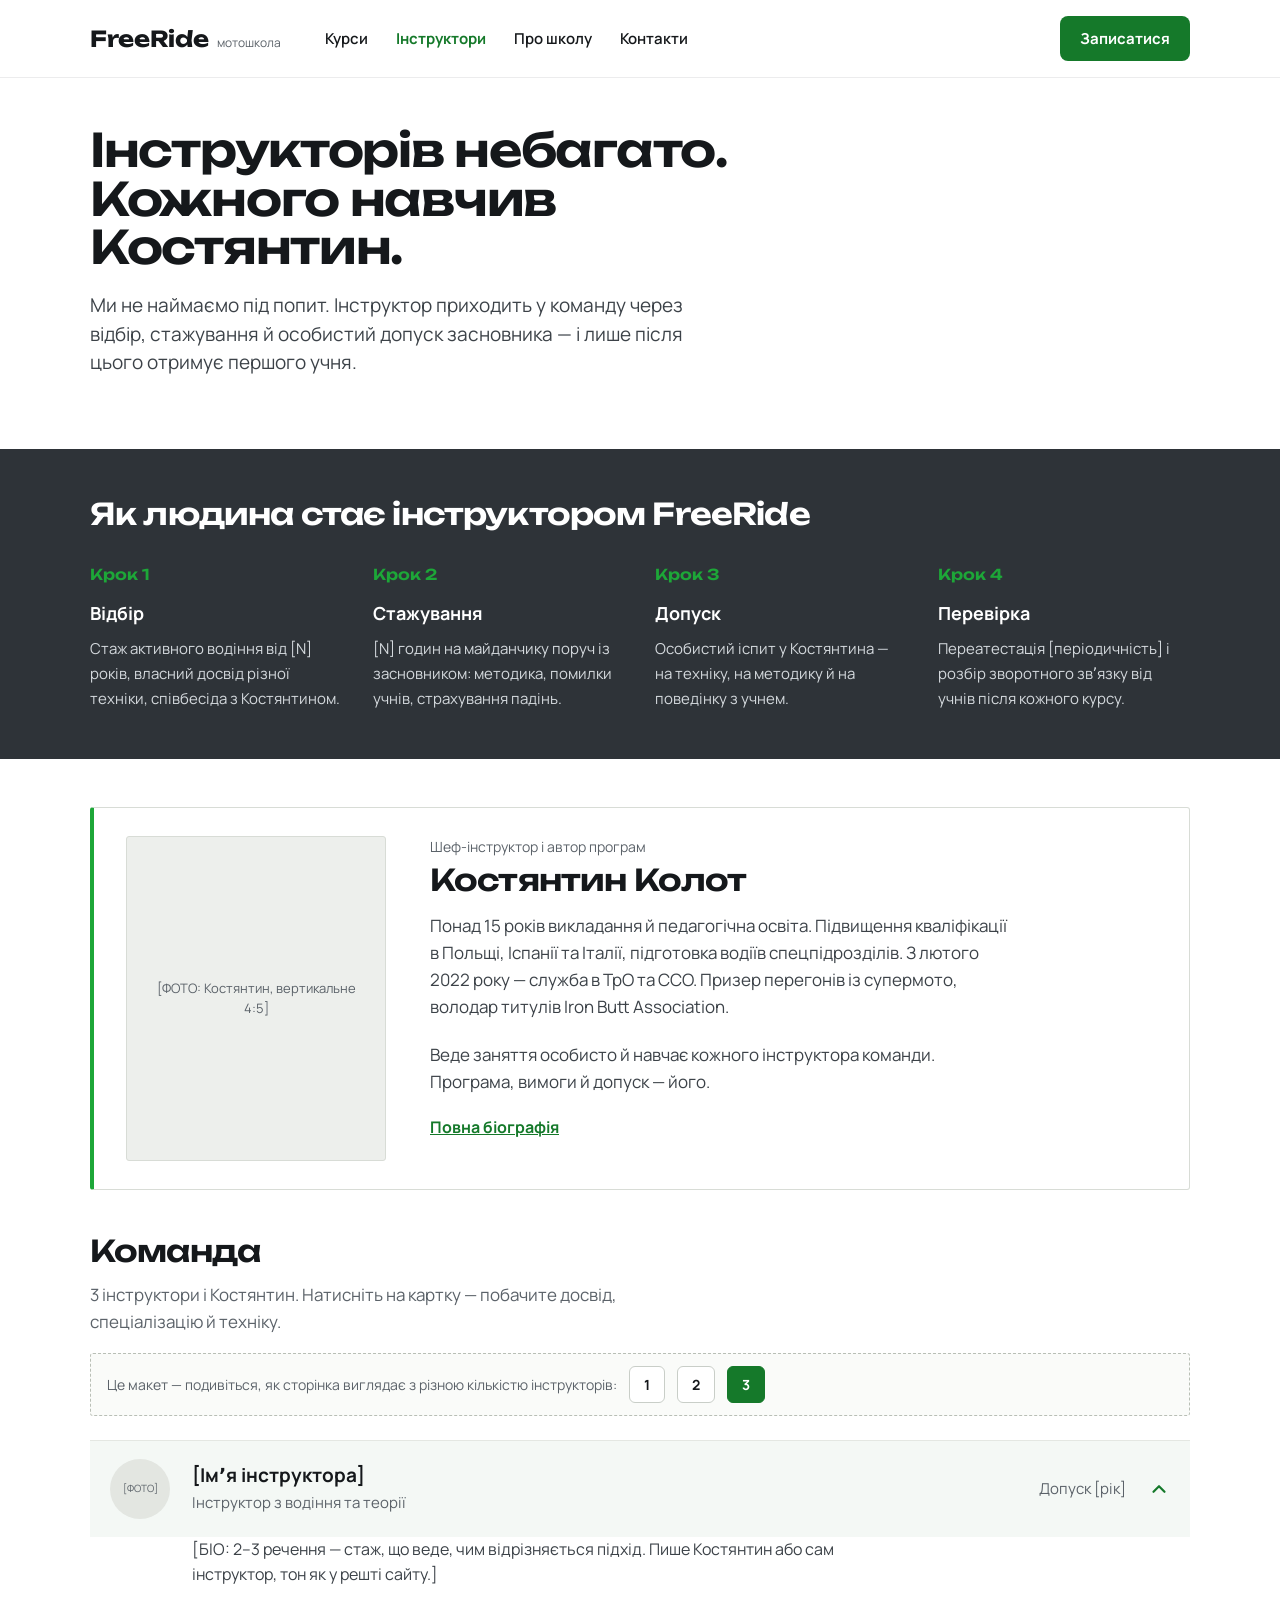
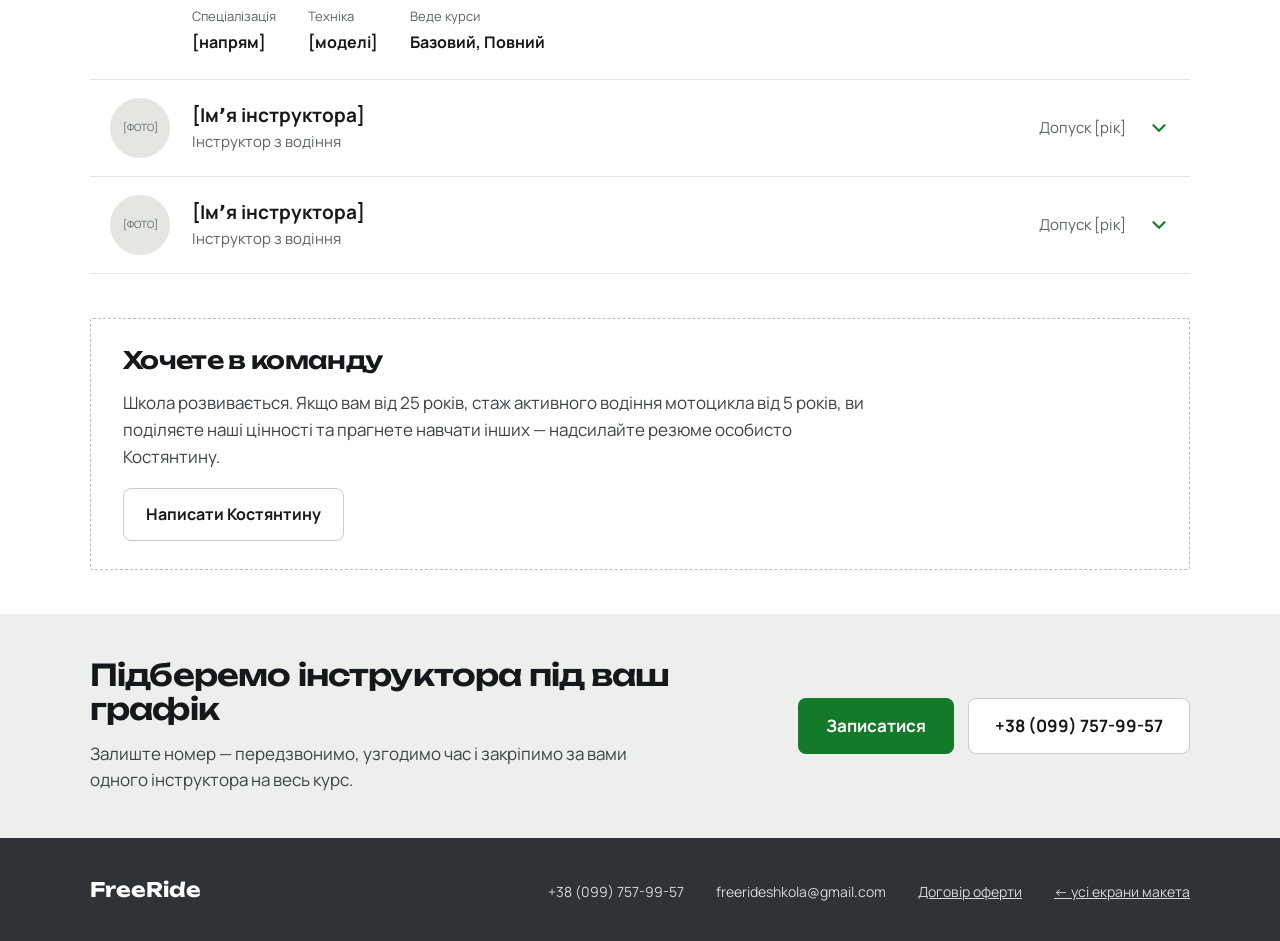
<file: instructors.html>
<!doctype html>
<html lang="uk">
<head>
<meta charset="utf-8">
<meta name="viewport" content="width=device-width, initial-scale=1">
<meta name="robots" content="noindex, nofollow">
<title>Інструктори — FreeRide</title>
<link rel="preconnect" href="https://fonts.googleapis.com">
<link rel="preconnect" href="https://fonts.gstatic.com" crossorigin>
<link rel="stylesheet" href="https://fonts.googleapis.com/css2?family=Manrope:wght@400;500;600;700;800&family=Unbounded:wght@500;600;700&display=swap">
<link rel="stylesheet" href="assets/site.css">
</head>
<body>

<header class="bar">
  <div class="wrap bar-in">
    <a class="brand" href="home.html"><b>FreeRide</b><span>мотошкола</span></a>
    <nav class="nav">
      <a href="course.html">Курси</a>
      <a class="on" href="instructors.html">Інструктори</a>
      <a href="about.html">Про школу</a>
      <a href="contacts.html">Контакти</a>
    </nav>
    <a class="btn btn-go btn-sm" href="#zapys">Записатися</a>
  </div>
</header>

<section class="wrap" style="padding-top: 48px; padding-bottom: 44px">
  <h1 style="max-width: 16em">Інструкторів небагато. Кожного навчив Костянтин.</h1>
  <p class="lede" style="max-width: 34em">Ми не наймаємо під попит. Інструктор приходить у команду через відбір, стажування й особистий допуск засновника — і лише після цього отримує першого учня.</p>
</section>

<section class="dark">
  <div class="wrap" style="padding-top: 48px; padding-bottom: 48px">
    <h2 style="margin-bottom: 32px">Як людина стає інструктором FreeRide</h2>
    <div class="grid g4" style="gap: 30px">
      <div>
        <div style="font-family: 'Unbounded', sans-serif; font-weight: 600; font-size: 15px; color: #1DA738; margin-bottom: 14px">Крок 1</div>
        <strong style="display: block; font-size: 18px; margin-bottom: 8px">Відбір</strong>
        <span style="font-size: 15px; line-height: 1.55; color: #D4D9DD">Стаж активного водіння від [N] років, власний досвід різної техніки, співбесіда з Костянтином.</span>
      </div>
      <div>
        <div style="font-family: 'Unbounded', sans-serif; font-weight: 600; font-size: 15px; color: #1DA738; margin-bottom: 14px">Крок 2</div>
        <strong style="display: block; font-size: 18px; margin-bottom: 8px">Стажування</strong>
        <span style="font-size: 15px; line-height: 1.55; color: #D4D9DD">[N] годин на майданчику поруч із засновником: методика, помилки учнів, страхування падінь.</span>
      </div>
      <div>
        <div style="font-family: 'Unbounded', sans-serif; font-weight: 600; font-size: 15px; color: #1DA738; margin-bottom: 14px">Крок 3</div>
        <strong style="display: block; font-size: 18px; margin-bottom: 8px">Допуск</strong>
        <span style="font-size: 15px; line-height: 1.55; color: #D4D9DD">Особистий іспит у Костянтина — на техніку, на методику й на поведінку з учнем.</span>
      </div>
      <div>
        <div style="font-family: 'Unbounded', sans-serif; font-weight: 600; font-size: 15px; color: #1DA738; margin-bottom: 14px">Крок 4</div>
        <strong style="display: block; font-size: 18px; margin-bottom: 8px">Перевірка</strong>
        <span style="font-size: 15px; line-height: 1.55; color: #D4D9DD">Переатестація [періодичність] і розбір зворотного звʼязку від учнів після кожного курсу.</span>
      </div>
    </div>
  </div>
</section>

<!-- ШЕФ-ІНСТРУКТОР -->
<section class="wrap" style="padding-top: 48px">
  <div class="card" style="border-left: 4px solid var(--go); padding: 28px 32px; display: flex; flex-wrap: wrap; gap: 44px; align-items: flex-start">
    <div style="flex: 0 1 260px; min-width: 0">
      <div class="soft" style="width: 100%; aspect-ratio: 4 / 5; border: 1px solid var(--line-strong); border-radius: 3px; display: flex; align-items: center; justify-content: center; text-align: center; padding: 18px">
        <span class="muted" style="font-size: 13px">[ФОТО: Костянтин, вертикальне 4:5]</span>
      </div>
    </div>
    <div style="flex: 1 1 420px; min-width: 0">
      <div class="muted" style="font-size: 14px; margin-bottom: 6px">Шеф-інструктор і автор програм</div>
      <h2>Костянтин Колот</h2>
      <p style="margin: 0 0 20px; font-size: 17px; line-height: 1.6; color: var(--ink-2); max-width: 34em">Понад 15 років викладання й педагогічна освіта. Підвищення кваліфікації в Польщі, Іспанії та Італії, підготовка водіїв спецпідрозділів. З лютого 2022 року — служба в ТрО та ССО. Призер перегонів із супермото, володар титулів Iron Butt Association.</p>
      <p style="margin: 0 0 20px; font-size: 17px; line-height: 1.6; color: var(--ink-2); max-width: 34em">Веде заняття особисто й навчає кожного інструктора команди. Програма, вимоги й допуск — його.</p>
      <a href="about.html" style="font-weight: 700; font-size: 16px">Повна біографія</a>
    </div>
  </div>
</section>

<!-- КОМАНДА -->
<section class="wrap" style="padding-top: 44px">
  <h2>Команда</h2>
  <p class="sub" id="team-line" style="margin-bottom: 18px">3 інструктори і Костянтин. Натисніть на картку — побачите досвід, спеціалізацію й техніку.</p>

  <div class="demo" style="margin-bottom: 24px">
    <span>Це макет — подивіться, як сторінка виглядає з різною кількістю інструкторів:</span>
    <button type="button" data-count="1" aria-pressed="false">1</button>
    <button type="button" data-count="2" aria-pressed="false">2</button>
    <button type="button" data-count="3" aria-pressed="true">3</button>
  </div>

  <div class="roster" data-count="3" style="border-top: 1px solid var(--line)">

    <details class="person p1" open>
      <summary>
        <span class="avatar">[ФОТО]</span>
        <span style="flex: 1 1 240px; min-width: 0">
          <strong style="display: block; font-size: 19px; line-height: 1.3">[Імʼя інструктора]</strong>
          <span class="muted" style="display: block; font-size: 15px; margin-top: 3px">Інструктор з водіння та теорії</span>
        </span>
        <span class="muted" style="flex: 0 0 auto; font-size: 15px">Допуск [рік]</span>
        <span class="chev" aria-hidden="true"><svg viewBox="0 0 24 24" width="22" height="22" fill="none" stroke="#15792A" stroke-width="2.4" stroke-linecap="round" stroke-linejoin="round"><path d="M6 9l6 6 6-6"/></svg></span>
      </summary>
      <div class="person-body">
        <p style="margin: 0 0 18px; font-size: 16px; line-height: 1.6; color: var(--ink-2); max-width: 42em">[БІО: 2–3 речення — стаж, що веде, чим відрізняється підхід. Пише Костянтин або сам інструктор, тон як у решті сайту.]</p>
        <div class="row" style="gap: 32px">
          <div><div class="muted" style="font-size: 13px; margin-bottom: 4px">Спеціалізація</div><strong style="font-size: 16px">[напрям]</strong></div>
          <div><div class="muted" style="font-size: 13px; margin-bottom: 4px">Техніка</div><strong style="font-size: 16px">[моделі]</strong></div>
          <div><div class="muted" style="font-size: 13px; margin-bottom: 4px">Веде курси</div><strong style="font-size: 16px">Базовий, Повний</strong></div>
        </div>
      </div>
    </details>

    <details class="person p2">
      <summary>
        <span class="avatar">[ФОТО]</span>
        <span style="flex: 1 1 240px; min-width: 0">
          <strong style="display: block; font-size: 19px; line-height: 1.3">[Імʼя інструктора]</strong>
          <span class="muted" style="display: block; font-size: 15px; margin-top: 3px">Інструктор з водіння</span>
        </span>
        <span class="muted" style="flex: 0 0 auto; font-size: 15px">Допуск [рік]</span>
        <span class="chev" aria-hidden="true"><svg viewBox="0 0 24 24" width="22" height="22" fill="none" stroke="#15792A" stroke-width="2.4" stroke-linecap="round" stroke-linejoin="round"><path d="M6 9l6 6 6-6"/></svg></span>
      </summary>
      <div class="person-body">
        <p style="margin: 0 0 18px; font-size: 16px; line-height: 1.6; color: var(--ink-2); max-width: 42em">[БІО: 2–3 речення — стаж, що веде, чим відрізняється підхід.]</p>
        <div class="row" style="gap: 32px">
          <div><div class="muted" style="font-size: 13px; margin-bottom: 4px">Спеціалізація</div><strong style="font-size: 16px">[напрям]</strong></div>
          <div><div class="muted" style="font-size: 13px; margin-bottom: 4px">Техніка</div><strong style="font-size: 16px">[моделі]</strong></div>
          <div><div class="muted" style="font-size: 13px; margin-bottom: 4px">Веде курси</div><strong style="font-size: 16px">Інтенсив, Пробне</strong></div>
        </div>
      </div>
    </details>

    <details class="person p3">
      <summary>
        <span class="avatar">[ФОТО]</span>
        <span style="flex: 1 1 240px; min-width: 0">
          <strong style="display: block; font-size: 19px; line-height: 1.3">[Імʼя інструктора]</strong>
          <span class="muted" style="display: block; font-size: 15px; margin-top: 3px">Інструктор з водіння</span>
        </span>
        <span class="muted" style="flex: 0 0 auto; font-size: 15px">Допуск [рік]</span>
        <span class="chev" aria-hidden="true"><svg viewBox="0 0 24 24" width="22" height="22" fill="none" stroke="#15792A" stroke-width="2.4" stroke-linecap="round" stroke-linejoin="round"><path d="M6 9l6 6 6-6"/></svg></span>
      </summary>
      <div class="person-body">
        <p style="margin: 0 0 18px; font-size: 16px; line-height: 1.6; color: var(--ink-2); max-width: 42em">[БІО: 2–3 речення — стаж, що веде, чим відрізняється підхід.]</p>
        <div class="row" style="gap: 32px">
          <div><div class="muted" style="font-size: 13px; margin-bottom: 4px">Спеціалізація</div><strong style="font-size: 16px">[напрям]</strong></div>
          <div><div class="muted" style="font-size: 13px; margin-bottom: 4px">Техніка</div><strong style="font-size: 16px">[моделі]</strong></div>
          <div><div class="muted" style="font-size: 13px; margin-bottom: 4px">Веде курси</div><strong style="font-size: 16px">Круїзер, Підвищення кваліфікації</strong></div>
        </div>
      </div>
    </details>

  </div>
</section>

<!-- ВАКАНСІЯ -->
<section class="wrap" style="padding-top: 44px; padding-bottom: 44px">
  <div style="border: 1px dashed #B9BFB6; border-radius: 3px; padding: 28px 32px">
    <h2 style="font-size: 24px">Хочете в команду</h2>
    <p style="margin: 0 0 18px; font-size: 17px; line-height: 1.6; color: var(--ink-2); max-width: 44em">Школа розвивається. Якщо вам від 25 років, стаж активного водіння мотоцикла від 5 років, ви поділяєте наші цінності та прагнете навчати інших — надсилайте резюме особисто Костянтину.</p>
    <a class="btn btn-ghost" style="font-size: 16px; padding: 13px 22px" href="contacts.html">Написати Костянтину</a>
  </div>
</section>

<section class="soft" id="zapys">
  <div class="wrap row" style="padding-top: 44px; padding-bottom: 44px; gap: 32px; align-items: center">
    <div style="flex: 1 1 420px; min-width: 0">
      <h2>Підберемо інструктора під ваш графік</h2>
      <p style="margin: 0; font-size: 17px; color: var(--ink-2); max-width: 32em">Залиште номер — передзвонимо, узгодимо час і закріпимо за вами одного інструктора на весь курс.</p>
    </div>
    <div class="row" style="flex: 0 0 auto; gap: 14px">
      <a class="btn btn-go" href="contacts.html">Записатися</a>
      <a class="btn btn-ghost" href="tel:+380997579957">+38 (099) 757-99-57</a>
    </div>
  </div>
</section>

<footer class="site">
  <div class="wrap ft" style="align-items: baseline; gap: 32px; padding-top: 36px; padding-bottom: 36px">
    <span style="font-family: 'Unbounded', sans-serif; font-weight: 700; font-size: 20px; color: #FFF; flex-grow: 1">FreeRide</span>
    <a href="tel:+380997579957" style="font-size: 14px">+38 (099) 757-99-57</a>
    <a href="mailto:freerideshkola@gmail.com" style="font-size: 14px">freerideshkola@gmail.com</a>
    <a href="#oferta" style="font-size: 14px; text-decoration: underline">Договір оферти</a>
    <a href="index.html" style="font-size: 14px; text-decoration: underline">← усі екрани макета</a>
  </div>
</footer>

<script src="assets/app.js"></script>
</body>
</html>
</file>
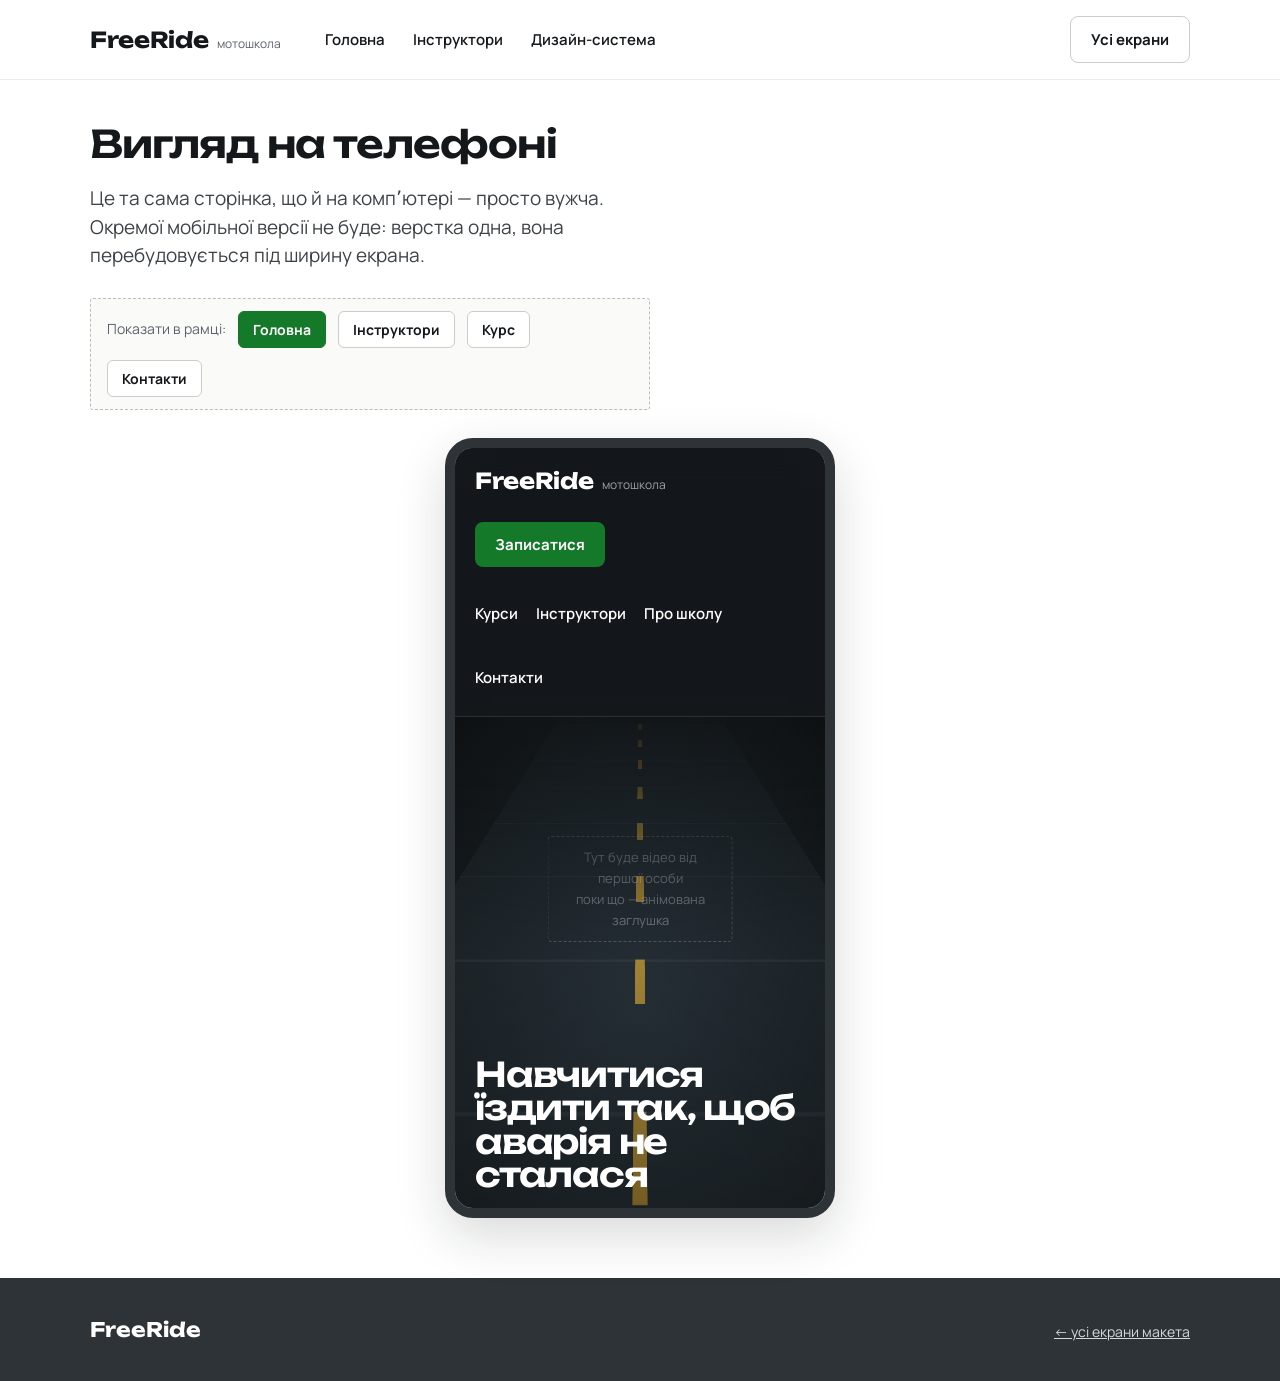
<file: mobile.html>
<!doctype html>
<html lang="uk">
<head>
<meta charset="utf-8">
<meta name="viewport" content="width=device-width, initial-scale=1">
<meta name="robots" content="noindex, nofollow">
<title>Вигляд на телефоні — FreeRide</title>
<link rel="preconnect" href="https://fonts.googleapis.com">
<link rel="preconnect" href="https://fonts.gstatic.com" crossorigin>
<link rel="stylesheet" href="https://fonts.googleapis.com/css2?family=Manrope:wght@400;500;600;700;800&family=Unbounded:wght@500;600;700&display=swap">
<link rel="stylesheet" href="assets/site.css">
<style>
  .frame { width: 390px; height: 780px; border: 10px solid #2E3338; border-radius: 28px; overflow: hidden; background: #FFF; box-shadow: 0 18px 50px rgba(21, 24, 27, 0.16); }
  .frame iframe { width: 100%; height: 100%; border: 0; display: block; }
  @media (max-width: 520px) { .frame { width: 100%; height: 70vh; border-width: 6px; border-radius: 18px; } }
</style>
</head>
<body>

<header class="bar">
  <div class="wrap bar-in">
    <a class="brand" href="home.html"><b>FreeRide</b><span>мотошкола</span></a>
    <nav class="nav"><a href="home.html">Головна</a><a href="instructors.html">Інструктори</a><a href="system.html">Дизайн-система</a></nav>
    <a class="btn btn-ghost btn-sm" href="index.html">Усі екрани</a>
  </div>
</header>

<section class="wrap" style="padding-top: 44px; padding-bottom: 28px">
  <h1 style="font-size: 38px">Вигляд на телефоні</h1>
  <p class="lede">Це та сама сторінка, що й на компʼютері — просто вужча. Окремої мобільної версії не буде: верстка одна, вона перебудовується під ширину екрана.</p>
  <div class="demo" style="max-width: 560px">
    <span>Показати в рамці:</span>
    <button type="button" data-src="home.html" aria-pressed="true">Головна</button>
    <button type="button" data-src="instructors.html" aria-pressed="false">Інструктори</button>
    <button type="button" data-src="course.html" aria-pressed="false">Курс</button>
    <button type="button" data-src="contacts.html" aria-pressed="false">Контакти</button>
  </div>
</section>

<section class="wrap" style="padding-bottom: 60px; display: flex; justify-content: center">
  <div class="frame">
    <iframe id="ph" src="home.html" title="Макет FreeRide на ширині телефона"></iframe>
  </div>
</section>

<footer class="site">
  <div class="wrap ft" style="align-items: baseline; gap: 32px; padding-top: 36px; padding-bottom: 36px">
    <span style="font-family: 'Unbounded', sans-serif; font-weight: 700; font-size: 20px; color: #FFF; flex-grow: 1">FreeRide</span>
    <a href="index.html" style="font-size: 14px; text-decoration: underline">← усі екрани макета</a>
  </div>
</footer>

<script>
(function () {
  var frame = document.getElementById('ph');
  var btns = document.querySelectorAll('[data-src]');
  btns.forEach(function (b) {
    b.addEventListener('click', function () {
      frame.src = b.dataset.src;
      btns.forEach(function (o) { o.setAttribute('aria-pressed', String(o === b)); });
    });
  });
})();
</script>
</body>
</html>
</file>
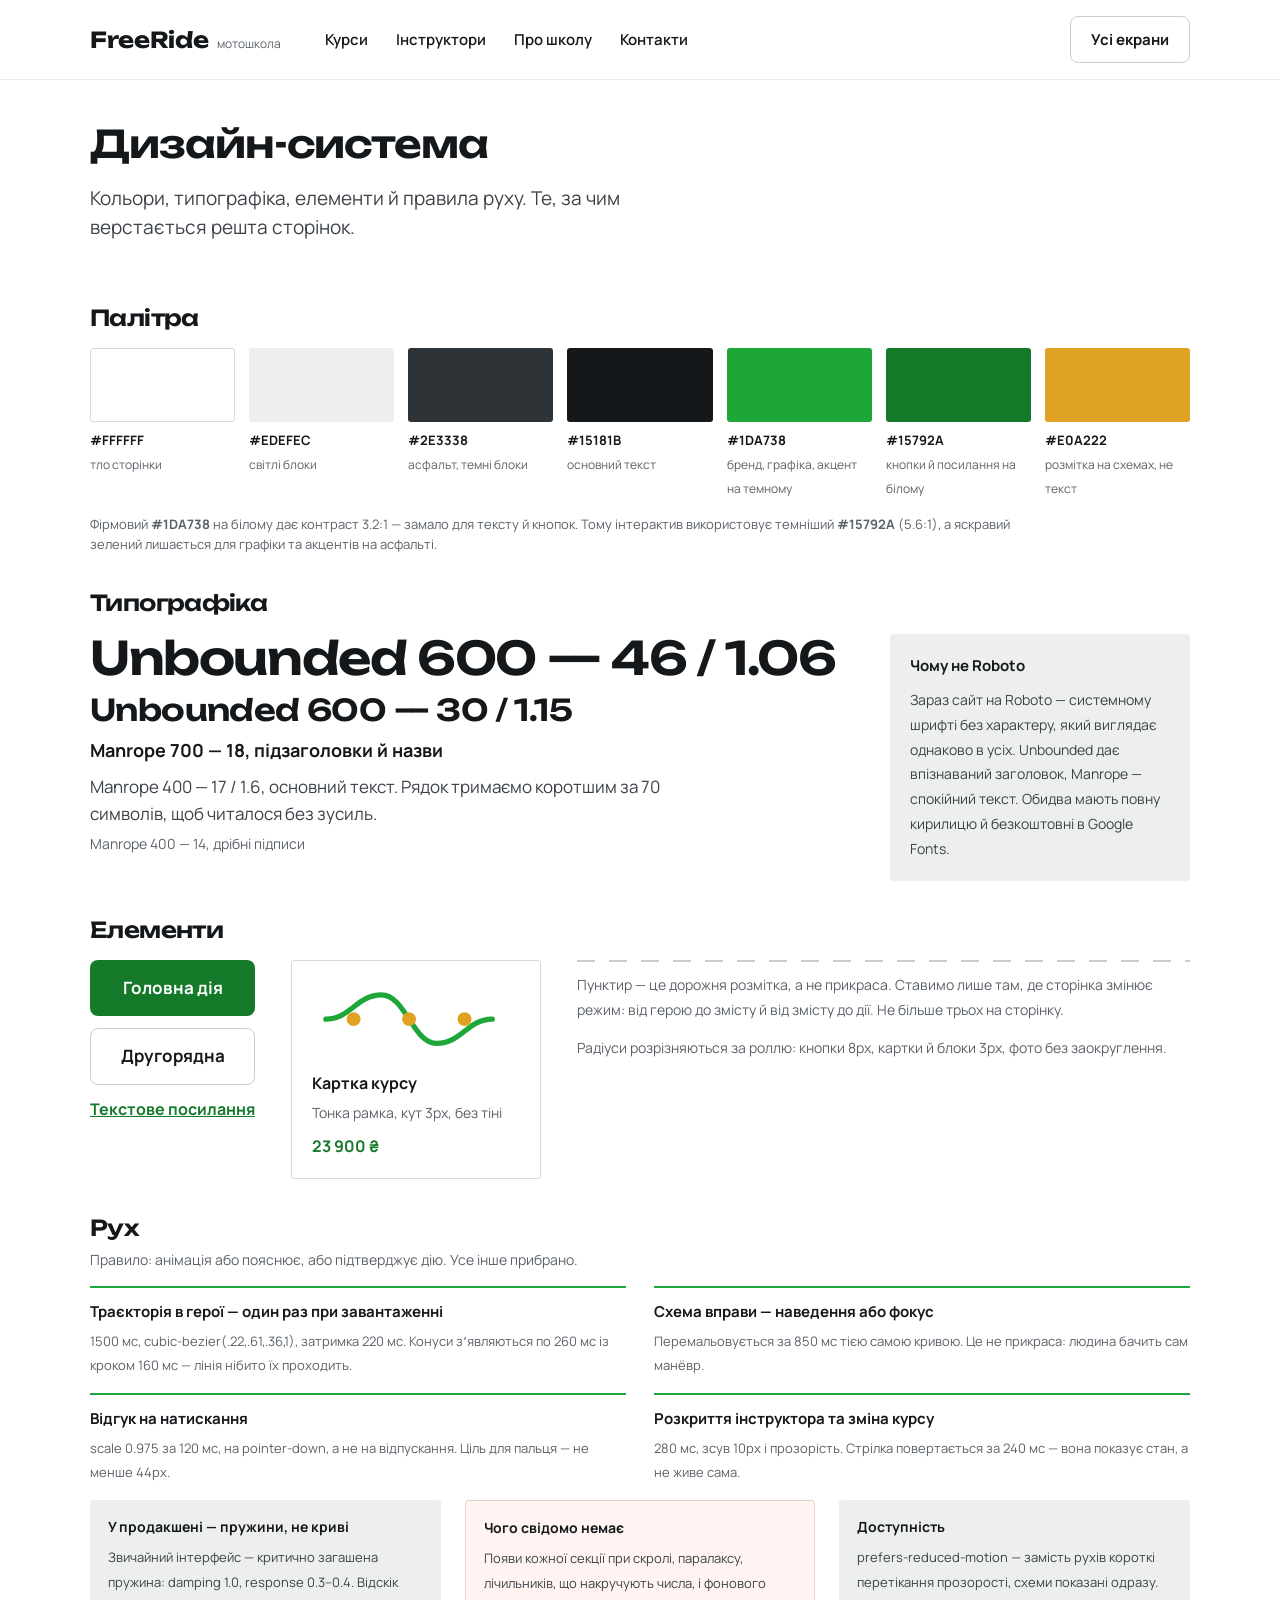
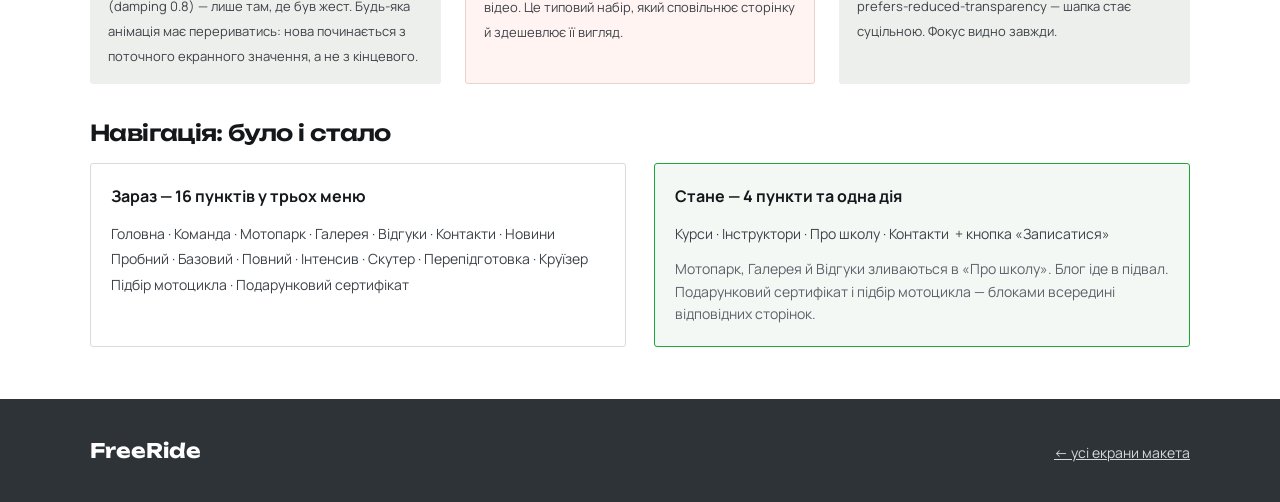
<file: system.html>
<!doctype html>
<html lang="uk">
<head>
<meta charset="utf-8">
<meta name="viewport" content="width=device-width, initial-scale=1">
<meta name="robots" content="noindex, nofollow">
<title>Дизайн-система — FreeRide</title>
<link rel="preconnect" href="https://fonts.googleapis.com">
<link rel="preconnect" href="https://fonts.gstatic.com" crossorigin>
<link rel="stylesheet" href="https://fonts.googleapis.com/css2?family=Manrope:wght@400;500;600;700;800&family=Unbounded:wght@500;600;700&display=swap">
<link rel="stylesheet" href="assets/site.css">
</head>
<body>

<header class="bar">
  <div class="wrap bar-in">
    <a class="brand" href="home.html"><b>FreeRide</b><span>мотошкола</span></a>
    <nav class="nav">
      <a href="course.html">Курси</a>
      <a href="instructors.html">Інструктори</a>
      <a href="about.html">Про школу</a>
      <a href="contacts.html">Контакти</a>
    </nav>
    <a class="btn btn-ghost btn-sm" href="index.html">Усі екрани</a>
  </div>
</header>

<section class="wrap" style="padding-top: 44px; padding-bottom: 36px">
  <h1 style="font-size: 38px">Дизайн-система</h1>
  <p class="lede">Кольори, типографіка, елементи й правила руху. Те, за чим верстається решта сторінок.</p>
</section>

<!-- ПАЛІТРА -->
<section class="wrap" style="padding-bottom: 36px">
  <h2 style="font-size: 22px; margin-bottom: 18px">Палітра</h2>
  <div class="grid" style="grid-template-columns: repeat(7, minmax(0, 1fr)); gap: 14px">
    <div><div style="height: 74px; border-radius: 3px; background: #FFFFFF; border: 1px solid var(--line-strong)"></div><strong style="display: block; font-size: 13px; margin-top: 8px">#FFFFFF</strong><span class="muted" style="font-size: 12px; line-height: 1.4">тло сторінки</span></div>
    <div><div style="height: 74px; border-radius: 3px; background: #EDEFEC"></div><strong style="display: block; font-size: 13px; margin-top: 8px">#EDEFEC</strong><span class="muted" style="font-size: 12px; line-height: 1.4">світлі блоки</span></div>
    <div><div style="height: 74px; border-radius: 3px; background: #2E3338"></div><strong style="display: block; font-size: 13px; margin-top: 8px">#2E3338</strong><span class="muted" style="font-size: 12px; line-height: 1.4">асфальт, темні блоки</span></div>
    <div><div style="height: 74px; border-radius: 3px; background: #15181B"></div><strong style="display: block; font-size: 13px; margin-top: 8px">#15181B</strong><span class="muted" style="font-size: 12px; line-height: 1.4">основний текст</span></div>
    <div><div style="height: 74px; border-radius: 3px; background: #1DA738"></div><strong style="display: block; font-size: 13px; margin-top: 8px">#1DA738</strong><span class="muted" style="font-size: 12px; line-height: 1.4">бренд, графіка, акцент на темному</span></div>
    <div><div style="height: 74px; border-radius: 3px; background: #15792A"></div><strong style="display: block; font-size: 13px; margin-top: 8px">#15792A</strong><span class="muted" style="font-size: 12px; line-height: 1.4">кнопки й посилання на білому</span></div>
    <div><div style="height: 74px; border-radius: 3px; background: #E0A222"></div><strong style="display: block; font-size: 13px; margin-top: 8px">#E0A222</strong><span class="muted" style="font-size: 12px; line-height: 1.4">розмітка на схемах, не текст</span></div>
  </div>
  <p class="muted" style="margin: 14px 0 0; font-size: 13px; max-width: 72em">Фірмовий <strong>#1DA738</strong> на білому дає контраст 3.2:1 — замало для тексту й кнопок. Тому інтерактив використовує темніший <strong>#15792A</strong> (5.6:1), а яскравий зелений лишається для графіки та акцентів на асфальті.</p>
</section>

<!-- ТИПОГРАФІКА -->
<section class="wrap" style="padding-bottom: 36px">
  <h2 style="font-size: 22px; margin-bottom: 18px">Типографіка</h2>
  <div class="row" style="gap: 44px; align-items: flex-start">
    <div style="flex: 1 1 520px; min-width: 0">
      <div style="font-family: 'Unbounded', sans-serif; font-weight: 600; font-size: 46px; line-height: 1.06; letter-spacing: -0.03em; margin-bottom: 10px">Unbounded 600 — 46 / 1.06</div>
      <div style="font-family: 'Unbounded', sans-serif; font-weight: 600; font-size: 30px; line-height: 1.15; letter-spacing: -0.02em; margin-bottom: 10px">Unbounded 600 — 30 / 1.15</div>
      <div style="font-weight: 700; font-size: 18px; margin-bottom: 8px">Manrope 700 — 18, підзаголовки й назви</div>
      <div style="font-size: 17px; line-height: 1.6; color: var(--ink-2); max-width: 34em; margin-bottom: 6px">Manrope 400 — 17 / 1.6, основний текст. Рядок тримаємо коротшим за 70 символів, щоб читалося без зусиль.</div>
      <div class="muted" style="font-size: 14px">Manrope 400 — 14, дрібні підписи</div>
    </div>
    <div class="soft" style="flex: 0 1 300px; min-width: 0; border-radius: 3px; padding: 20px">
      <strong style="display: block; font-size: 15px; margin-bottom: 10px">Чому не Roboto</strong>
      <span style="font-size: 14px; line-height: 1.55; color: var(--ink-2)">Зараз сайт на Roboto — системному шрифті без характеру, який виглядає однаково в усіх. Unbounded дає впізнаваний заголовок, Manrope — спокійний текст. Обидва мають повну кирилицю й безкоштовні в Google Fonts.</span>
    </div>
  </div>
</section>

<!-- ЕЛЕМЕНТИ -->
<section class="wrap" style="padding-bottom: 36px">
  <h2 style="font-size: 22px; margin-bottom: 18px">Елементи</h2>
  <div class="row" style="gap: 36px; align-items: flex-start">
    <div style="display: flex; flex-direction: column; gap: 12px">
      <a class="btn btn-go" href="#p">Головна дія</a>
      <a class="btn btn-ghost" href="#s">Другорядна</a>
      <a href="#t" style="font-weight: 700; font-size: 16px; text-align: center">Текстове посилання</a>
    </div>
    <div class="card ex" style="width: 250px; padding: 20px">
      <svg viewBox="0 0 120 44" aria-hidden="true" style="width: 100%; height: auto; display: block; margin-bottom: 14px">
        <path class="ex-line" d="M8 22 C 22 22 26 8 40 8 C 54 8 58 36 72 36 C 86 36 90 22 104 22" fill="none" stroke="#1DA738" stroke-width="3" stroke-linecap="round"/>
        <circle cx="24" cy="22" r="4" fill="#E0A222"/><circle cx="56" cy="22" r="4" fill="#E0A222"/><circle cx="88" cy="22" r="4" fill="#E0A222"/>
      </svg>
      <strong style="display: block; font-size: 16px; margin-bottom: 6px">Картка курсу</strong>
      <span class="muted" style="display: block; font-size: 14px; margin-bottom: 10px">Тонка рамка, кут 3px, без тіні</span>
      <strong style="font-size: 16px; color: var(--go-deep)">23 900 ₴</strong>
    </div>
    <div style="flex: 1 1 300px; min-width: 0">
      <div class="rule" style="margin-bottom: 10px"></div>
      <span class="muted" style="font-size: 14px; line-height: 1.55">Пунктир — це дорожня розмітка, а не прикраса. Ставимо лише там, де сторінка змінює режим: від герою до змісту й від змісту до дії. Не більше трьох на сторінку.</span>
      <div class="muted" style="margin-top: 16px; font-size: 14px; line-height: 1.55">Радіуси розрізняються за роллю: кнопки 8px, картки й блоки 3px, фото без заокруглення.</div>
    </div>
  </div>
</section>

<!-- РУХ -->
<section class="wrap" style="padding-bottom: 36px">
  <h2 style="font-size: 22px; margin-bottom: 8px">Рух</h2>
  <p class="muted" style="margin: 0 0 16px; font-size: 14px; max-width: 76em">Правило: анімація або пояснює, або підтверджує дію. Усе інше прибрано.</p>
  <div class="grid g2" style="gap: 16px 28px; margin-bottom: 16px">
    <div style="border-top: 2px solid var(--go); padding-top: 12px"><strong style="display: block; font-size: 15px; margin-bottom: 4px">Траєкторія в герої — один раз при завантаженні</strong><span class="muted" style="font-size: 13px; line-height: 1.5">1500 мс, cubic-bezier(.22,.61,.36,1), затримка 220 мс. Конуси зʼявляються по 260 мс із кроком 160 мс — лінія нібито їх проходить.</span></div>
    <div style="border-top: 2px solid var(--go); padding-top: 12px"><strong style="display: block; font-size: 15px; margin-bottom: 4px">Схема вправи — наведення або фокус</strong><span class="muted" style="font-size: 13px; line-height: 1.5">Перемальовується за 850 мс тією самою кривою. Це не прикраса: людина бачить сам манёвр.</span></div>
    <div style="border-top: 2px solid var(--go); padding-top: 12px"><strong style="display: block; font-size: 15px; margin-bottom: 4px">Відгук на натискання</strong><span class="muted" style="font-size: 13px; line-height: 1.5">scale 0.975 за 120 мс, на pointer-down, а не на відпускання. Ціль для пальця — не менше 44px.</span></div>
    <div style="border-top: 2px solid var(--go); padding-top: 12px"><strong style="display: block; font-size: 15px; margin-bottom: 4px">Розкриття інструктора та зміна курсу</strong><span class="muted" style="font-size: 13px; line-height: 1.5">280 мс, зсув 10px і прозорість. Стрілка повертається за 240 мс — вона показує стан, а не живе сама.</span></div>
  </div>
  <div class="row" style="gap: 24px">
    <div class="soft" style="flex: 1 1 330px; border-radius: 3px; padding: 16px 18px"><strong style="display: block; font-size: 14px; margin-bottom: 6px">У продакшені — пружини, не криві</strong><span style="font-size: 13px; line-height: 1.55; color: var(--ink-2)">Звичайний інтерфейс — критично загашена пружина: damping 1.0, response 0.3–0.4. Відскік (damping 0.8) — лише там, де був жест. Будь-яка анімація має перериватись: нова починається з поточного екранного значення, а не з кінцевого.</span></div>
    <div style="flex: 1 1 330px; background: #FFF4F2; border: 1px solid #E8D2CB; border-radius: 3px; padding: 16px 18px"><strong style="display: block; font-size: 14px; margin-bottom: 6px">Чого свідомо немає</strong><span style="font-size: 13px; line-height: 1.55; color: var(--ink-2)">Появи кожної секції при скролі, паралаксу, лічильників, що накручують числа, і фонового відео. Це типовий набір, який сповільнює сторінку й здешевлює її вигляд.</span></div>
    <div class="soft" style="flex: 1 1 330px; border-radius: 3px; padding: 16px 18px"><strong style="display: block; font-size: 14px; margin-bottom: 6px">Доступність</strong><span style="font-size: 13px; line-height: 1.55; color: var(--ink-2)">prefers-reduced-motion — замість рухів короткі перетікання прозорості, схеми показані одразу. prefers-reduced-transparency — шапка стає суцільною. Фокус видно завжди.</span></div>
  </div>
</section>

<!-- НАВІГАЦІЯ -->
<section class="wrap" style="padding-bottom: 52px">
  <h2 style="font-size: 22px; margin-bottom: 18px">Навігація: було і стало</h2>
  <div class="grid g2" style="gap: 28px">
    <div class="card" style="padding: 20px">
      <strong style="display: block; font-size: 16px; margin-bottom: 12px">Зараз — 16 пунктів у трьох меню</strong>
      <span style="font-size: 14px; line-height: 1.75; color: var(--ink-2)">Головна · Команда · Мотопарк · Галерея · Відгуки · Контакти · Новини<br>Пробний · Базовий · Повний · Інтенсив · Скутер · Перепідготовка · Круїзер<br>Підбір мотоцикла · Подарунковий сертифікат</span>
    </div>
    <div style="border: 1px solid var(--go); border-radius: 3px; padding: 20px; background: #F4F8F5">
      <strong style="display: block; font-size: 16px; margin-bottom: 12px">Стане — 4 пункти та одна дія</strong>
      <span style="font-size: 14px; line-height: 1.75; color: var(--ink-2)">Курси · Інструктори · Про школу · Контакти &nbsp;+ кнопка «Записатися»</span>
      <span class="muted" style="display: block; font-size: 14px; line-height: 1.6; margin-top: 12px">Мотопарк, Галерея й Відгуки зливаються в «Про школу». Блог іде в підвал. Подарунковий сертифікат і підбір мотоцикла — блоками всередині відповідних сторінок.</span>
    </div>
  </div>
</section>

<footer class="site">
  <div class="wrap ft" style="align-items: baseline; gap: 32px; padding-top: 36px; padding-bottom: 36px">
    <span style="font-family: 'Unbounded', sans-serif; font-weight: 700; font-size: 20px; color: #FFF; flex-grow: 1">FreeRide</span>
    <a href="index.html" style="font-size: 14px; text-decoration: underline">← усі екрани макета</a>
  </div>
</footer>

</body>
</html>
</file>
<file: assets/site.css>
/* FreeRide — макет редизайну. Спільні стилі. */

:root {
  --ground: #FFFFFF;
  --surface: #EDEFEC;
  --asphalt: #2E3338;
  --asphalt-deep: #23272B;
  --ink: #15181B;
  --ink-2: #3C4248;
  --ink-3: #5B6269;
  --line: #E4E7E2;
  --line-strong: #D8DCD6;
  --go: #1DA738;
  --go-deep: #15792A;
  --mark: #E0A222;
}

* { box-sizing: border-box; }

body {
  margin: 0;
  background: var(--ground);
  color: var(--ink);
  font-family: 'Manrope', system-ui, sans-serif;
  font-size: 16px;
  line-height: 1.55;
  -webkit-font-smoothing: antialiased;
}

a { color: var(--go-deep); }
a:hover { color: #0F5C1F; }

.wrap { max-width: 1180px; margin: 0 auto; padding-left: 40px; padding-right: 40px; }

/* ── Шапка: напівпрозорий матеріал, контент їде під нею ─────────── */
.bar {
  position: sticky; top: 0; z-index: 20;
  background: rgba(255, 255, 255, 0.76);
  backdrop-filter: blur(20px) saturate(170%);
  -webkit-backdrop-filter: blur(20px) saturate(170%);
  border-bottom: 1px solid rgba(21, 24, 27, 0.08);
}
.bar-in { display: flex; flex-wrap: wrap; gap: 24px; align-items: center; padding-top: 16px; padding-bottom: 16px; }
.brand { text-decoration: none; color: var(--ink); display: flex; align-items: baseline; gap: 9px; }
.brand b { font-family: 'Unbounded', 'Manrope', sans-serif; font-weight: 700; font-size: 22px; letter-spacing: -0.015em; }
.brand span { font-size: 12px; color: var(--ink-3); }
.nav { display: flex; flex-wrap: wrap; gap: 28px; flex-grow: 1; margin-left: 20px; }
.nav a { text-decoration: none; color: var(--ink); font-weight: 600; font-size: 15px; }
.nav a.on { color: var(--go-deep); font-weight: 700; }

/* ── Типографіка ──────────────────────────────────────────────── */
h1, h2, h3 { font-family: 'Unbounded', 'Manrope', sans-serif; font-weight: 600; letter-spacing: -0.028em; }
h1 { font-size: 46px; line-height: 1.05; margin: 0 0 20px; }
h2 { font-size: 30px; line-height: 1.15; margin: 0 0 14px; }
h3 { font-size: 22px; line-height: 1.2; margin: 0 0 10px; }
.lede { font-size: 19px; line-height: 1.5; color: var(--ink-2); max-width: 31em; margin: 0 0 28px; }
.sub { font-size: 17px; color: var(--ink-3); max-width: 34em; margin: 0 0 28px; }
.muted { color: var(--ink-3); }

/* ── Кнопки й натискання ──────────────────────────────────────── */
.btn {
  display: inline-block; text-decoration: none; font-family: inherit;
  font-weight: 700; font-size: 17px; padding: 15px 28px; border-radius: 8px;
  border: 0; cursor: pointer; text-align: center;
  transition: transform 120ms cubic-bezier(0.2, 0, 0, 1);
}
.btn:active { transform: scale(0.975); }
.btn-go { background: var(--go-deep); color: #FFFFFF; }
.btn-go:hover { color: #FFFFFF; }
.btn-ghost { background: #FFFFFF; border: 1px solid #C9CEC8; color: var(--ink); padding: 14px 26px; }
.btn-ghost:hover { color: var(--ink); }
.btn-sm { font-size: 15px; padding: 11px 20px; }

a:focus-visible, button:focus-visible, summary:focus-visible {
  outline: 3px solid var(--go); outline-offset: 3px; border-radius: 3px;
}

/* ── Поверхні ─────────────────────────────────────────────────── */
.card { border: 1px solid var(--line-strong); border-radius: 3px; background: #FFFFFF; transition: border-color 160ms ease-out; }
a.card { display: block; text-decoration: none; color: var(--ink); }
a.card:hover { border-color: var(--go-deep); color: var(--ink); }
.dark { background: var(--asphalt); color: #FFFFFF; }
.dark h2, .dark h3 { color: #FFFFFF; }
.dark p { color: #D4D9DD; }
.soft { background: var(--surface); }

/* Дорожня розмітка — лише там, де сторінка змінює режим */
.rule { height: 2px; background: repeating-linear-gradient(to right, #C9CEC8 0 18px, transparent 18px 32px); }

.grid { display: grid; gap: 20px; }
.g2 { grid-template-columns: repeat(2, minmax(0, 1fr)); }
.g3 { grid-template-columns: repeat(3, minmax(0, 1fr)); }
.g4 { grid-template-columns: repeat(4, minmax(0, 1fr)); }
.row { display: flex; flex-wrap: wrap; gap: 20px; }

/* ── Рух: один оркестрований момент при завантаженні ──────────── */
@keyframes fr-draw { from { stroke-dashoffset: 1400; } to { stroke-dashoffset: 0; } }
.trace { stroke-dasharray: 1400; stroke-dashoffset: 1400; animation: fr-draw 1500ms cubic-bezier(0.22, 0.61, 0.36, 1) 220ms forwards; }
@keyframes fr-pop { from { opacity: 0; transform: scale(0.4); } to { opacity: 1; transform: scale(1); } }
.cone { opacity: 0; transform-box: fill-box; transform-origin: center; animation: fr-pop 260ms cubic-bezier(0.2, 0, 0, 1) forwards; }
.c1 { animation-delay: 540ms } .c2 { animation-delay: 700ms } .c3 { animation-delay: 860ms }
.c4 { animation-delay: 1020ms } .c5 { animation-delay: 1180ms }

/* Схема вправи перемальовується на наведення — видно сам манёвр */
@keyframes fr-redraw { from { stroke-dashoffset: 300; } to { stroke-dashoffset: 0; } }
.ex-line { stroke-dasharray: 300; stroke-dashoffset: 0; }
.ex:hover .ex-line, .ex:focus-visible .ex-line { animation: fr-redraw 850ms cubic-bezier(0.22, 0.61, 0.36, 1); }

@keyframes fr-rise { from { opacity: 0; transform: translateY(10px); } to { opacity: 1; transform: none; } }
@keyframes fr-fade { from { opacity: 0; } to { opacity: 1; } }
.rise { animation: fr-rise 280ms cubic-bezier(0.2, 0, 0, 1); }

/* ── Підбір курсу ─────────────────────────────────────────────── */
.pill {
  font-family: inherit; font-weight: 700; font-size: 16px; line-height: 1.3;
  padding: 13px 20px; border-radius: 8px; cursor: pointer; text-align: left;
  background: #FFFFFF; color: var(--ink); border: 1px solid #C9CEC8;
  transition: transform 120ms cubic-bezier(0.2, 0, 0, 1), background-color 160ms ease-out, border-color 160ms ease-out;
}
.pill:active { transform: scale(0.975); }
.pill[aria-selected="true"] { background: var(--go-deep); color: #FFFFFF; border-color: var(--go-deep); }
.panel[hidden] { display: none; }

/* ── Інструктори ──────────────────────────────────────────────── */
.person { border-bottom: 1px solid var(--line); }
.person > summary {
  list-style: none; cursor: pointer;
  display: flex; flex-wrap: wrap; gap: 22px; align-items: center;
  padding: 18px 20px;
  transition: background-color 160ms ease-out;
}
.person > summary::-webkit-details-marker { display: none; }
.person > summary:hover { background: #F6F7F5; }
.person[open] > summary { background: #F4F8F5; }
.avatar { flex: 0 0 auto; width: 60px; height: 60px; border-radius: 50%; background: #E3E6E1; display: flex; align-items: center; justify-content: center; font-size: 10px; color: var(--ink-3); }
.chev { flex: 0 0 auto; display: inline-flex; transition: transform 240ms cubic-bezier(0.2, 0, 0, 1); }
.person[open] .chev { transform: rotate(180deg); }
.person-body { padding: 0 20px 24px 102px; animation: fr-rise 280ms cubic-bezier(0.2, 0, 0, 1); }

.roster[data-count="1"] .p2, .roster[data-count="1"] .p3 { display: none; }
.roster[data-count="2"] .p3 { display: none; }

/* Службова смуга макета — не частина дизайну сайту */
.demo {
  border: 1px dashed #B9BFB6; border-radius: 3px; background: #FAFBF9;
  padding: 12px 16px; display: flex; flex-wrap: wrap; gap: 12px; align-items: center;
  font-size: 14px; color: var(--ink-3);
}
.demo button {
  font-family: inherit; font-size: 14px; font-weight: 700; padding: 8px 14px;
  border-radius: 6px; border: 1px solid #C9CEC8; background: #FFFFFF; color: var(--ink); cursor: pointer;
}
.demo button[aria-pressed="true"] { background: var(--go-deep); color: #FFFFFF; border-color: var(--go-deep); }

/* ── Підвал ───────────────────────────────────────────────────── */
footer.site { background: var(--asphalt); color: #D4D9DD; }
footer.site a { color: #D4D9DD; text-decoration: none; }
footer.site a:hover { color: #FFFFFF; }
footer.site .ft { display: flex; flex-wrap: wrap; gap: 40px; padding-top: 44px; padding-bottom: 44px; }
footer.site h4 { margin: 0 0 12px; font-size: 14px; font-weight: 700; color: #FFFFFF; font-family: inherit; letter-spacing: 0; }
footer.site .col { display: flex; flex-direction: column; gap: 9px; font-size: 14px; }

/* ── Телефон ──────────────────────────────────────────────────── */
.phone { width: 390px; margin: 0 auto; border: 1px solid var(--line-strong); border-radius: 18px; overflow: hidden; background: #FFFFFF; }

/* ── Адаптив ──────────────────────────────────────────────────── */
@media (max-width: 900px) {
  .g4 { grid-template-columns: repeat(2, minmax(0, 1fr)); }
  .g3 { grid-template-columns: repeat(2, minmax(0, 1fr)); }
}
@media (max-width: 680px) {
  .wrap { padding-left: 20px; padding-right: 20px; }
  h1 { font-size: 31px; }
  h2 { font-size: 24px; }
  .lede { font-size: 17px; }
  .g4, .g3, .g2 { grid-template-columns: minmax(0, 1fr); }
  .nav { gap: 18px; margin-left: 0; order: 3; width: 100%; }
  .nav a { padding: 11px 0; }
  .person-body { padding-left: 20px; }
  .phone { width: 100%; border: 0; }
}

/* ── Доступність ──────────────────────────────────────────────── */
@media (prefers-reduced-motion: reduce) {
  .trace { animation: none; stroke-dashoffset: 0; }
  .cone { animation: none; opacity: 1; transform: none; }
  .ex:hover .ex-line, .ex:focus-visible .ex-line { animation: none; }
  .btn:active, .pill:active { transform: none; }
  .chev { transition: none; }
  .rise, .person-body { animation: fr-fade 160ms linear; }
}
@media (prefers-reduced-transparency: reduce) {
  .bar { background: #FFFFFF; backdrop-filter: none; -webkit-backdrop-filter: none; }
}
</file>
<file: assets/showcase.css>
/* FreeRide — іміджева головна. Скрол-режисура. */

@property --p { syntax: '<number>'; inherits: true; initial-value: 0; }

body.showcase { background: #15181B; color: #FFFFFF; }
body.showcase .bar {
  background: rgba(21, 24, 27, 0.6);
  border-bottom: 1px solid rgba(255, 255, 255, 0.1);
}
body.showcase .brand { color: #FFFFFF; }
body.showcase .brand span { color: #9AA2A8; }
body.showcase .nav a { color: #FFFFFF; }
body.showcase .nav a:hover { color: var(--go); }

/* ── Герой: POV ───────────────────────────────────────────── */
.hero-wrap { position: relative; height: 100vh; min-height: 560px; overflow: hidden; }
.hero-media {
  position: absolute; inset: 0;
  transform: scale(calc(1 - var(--p) * 0.1));
  filter: brightness(calc(1 - var(--p) * 0.55));
  will-change: transform, filter;
}
.hero-media video, .hero-media img { width: 100%; height: 100%; object-fit: cover; display: block; }

/* Заглушка замість відео: дорога, що біжить назустріч */
.road { position: absolute; inset: 0; background: #0E1113; overflow: hidden; perspective: 240px; perspective-origin: 50% 0%; }
.road-plane {
  position: absolute; left: -100%; right: -100%; bottom: 0;
  height: 200%;
  transform-origin: 50% 100%;
  transform: rotateX(62deg);
  background-color: #1A1F22;
  background-image:
    repeating-linear-gradient(to bottom, rgba(224, 162, 34, 0.95) 0 70px, rgba(224, 162, 34, 0) 70px 190px),
    repeating-linear-gradient(to bottom, rgba(255, 255, 255, 0.06) 0 4px, rgba(255, 255, 255, 0) 4px 190px);
  background-size: 22px 190px, 100% 190px;
  background-position: 50% 0, 0 0;
  background-repeat: repeat-y, repeat-y;
  animation: road-run 1.2s linear infinite;
}
@keyframes road-run { to { background-position: 50% 190px, 0 190px; } }
.road::after {
  content: ''; position: absolute; inset: 0;
  background:
    radial-gradient(130% 80% at 50% 36%, rgba(80, 110, 130, 0.22), transparent 60%),
    linear-gradient(to bottom, rgba(14, 17, 19, 0.92) 0%, rgba(14, 17, 19, 0.15) 32%, rgba(14, 17, 19, 0.55) 72%, rgba(14, 17, 19, 0.95) 100%);
}
.road-note {
  position: absolute; left: 50%; top: 14%; transform: translateX(-50%);
  text-align: center; font-size: 13px; line-height: 1.6; color: rgba(255, 255, 255, 0.5);
  border: 1px dashed rgba(255, 255, 255, 0.28); border-radius: 4px; padding: 10px 16px;
  max-width: 420px;
}

.hero-copy {
  position: relative; z-index: 2; height: 100%;
  display: flex; flex-direction: column; justify-content: flex-end;
  padding-bottom: 92px;
  transform: translateY(calc(var(--p) * -70px));
  opacity: calc(1 - var(--p) * 1.5);
  will-change: transform, opacity;
}
.hero-h1 {
  font-family: 'Unbounded', 'Manrope', sans-serif; font-weight: 600;
  font-size: clamp(34px, 6.2vw, 82px); line-height: 0.98; letter-spacing: -0.035em;
  margin: 0 0 20px; color: #FFFFFF; max-width: 14em;
}
.hero-sub { font-size: clamp(16px, 1.5vw, 20px); line-height: 1.5; color: #C6CDD2; max-width: 32em; margin: 0 0 28px; }

.scroll-hint {
  position: absolute; left: 50%; bottom: 26px; transform: translateX(-50%);
  z-index: 3; display: flex; flex-direction: column; align-items: center; gap: 8px;
  font-size: 12px; letter-spacing: 0.08em; color: rgba(255, 255, 255, 0.6);
  transition: opacity 400ms ease;
}
.scroll-hint.gone { opacity: 0; }
.scroll-hint i { display: block; width: 1px; height: 34px; background: linear-gradient(to bottom, transparent, var(--go)); animation: hint 1.6s ease-in-out infinite; }
@keyframes hint { 0%, 100% { transform: scaleY(0.4); opacity: 0.4 } 50% { transform: scaleY(1); opacity: 1 } }

/* ── Велика заява ─────────────────────────────────────────── */
.statement { padding: 18vh 0; }
.statement p {
  font-family: 'Unbounded', 'Manrope', sans-serif; font-weight: 500;
  font-size: clamp(24px, 3.4vw, 46px); line-height: 1.22; letter-spacing: -0.028em;
  margin: 0; max-width: 20em; color: #FFFFFF;
}
.statement .line { display: block; opacity: 0; transform: translateY(26px); transition: opacity 700ms cubic-bezier(0.2, 0, 0, 1), transform 700ms cubic-bezier(0.2, 0, 0, 1); }
.statement.in .line { opacity: 1; transform: none; }
.statement.in .line:nth-child(2) { transition-delay: 110ms }
.statement.in .line:nth-child(3) { transition-delay: 220ms }
.statement.in .line:nth-child(4) { transition-delay: 330ms }
.statement em { font-style: normal; color: var(--go); }

/* ── Закріплена секція вправ ──────────────────────────────── */
.pin { height: 420vh; position: relative; }
.pin-stage { position: sticky; top: 0; height: 100vh; display: flex; align-items: center; overflow: hidden; }
.pin-inner { width: 100%; display: flex; flex-wrap: wrap; gap: 48px; align-items: center; }
.pin-text { flex: 1 1 320px; min-width: 0; }
.pin-kicker { font-size: 13px; letter-spacing: 0.1em; color: var(--go); margin: 0 0 14px; }
.pin-title { font-family: 'Unbounded', sans-serif; font-weight: 600; font-size: clamp(26px, 3.2vw, 42px); line-height: 1.1; letter-spacing: -0.03em; margin: 0 0 16px; color: #FFF; }
.pin-steps { position: relative; min-height: 150px; }
.pin-step { position: absolute; inset: 0; opacity: 0; }
.pin-step.s1 { opacity: clamp(0, calc((0.26 - var(--p)) * 18), 1); }
.pin-step.s2 { opacity: clamp(0, min(calc((var(--p) - 0.24) * 18), calc((0.52 - var(--p)) * 18)), 1); }
.pin-step.s3 { opacity: clamp(0, min(calc((var(--p) - 0.50) * 18), calc((0.78 - var(--p)) * 18)), 1); }
.pin-step.s4 { opacity: clamp(0, calc((var(--p) - 0.76) * 18), 1); }
.pin-step h3 { font-family: 'Manrope', sans-serif; font-weight: 700; letter-spacing: 0; font-size: 22px; margin: 0 0 8px; color: #FFF; }
.pin-step p { margin: 0; font-size: 16px; line-height: 1.6; color: #B9C0C6; max-width: 26em; }

.pin-figure { flex: 1 1 460px; min-width: 0; }
.pin-video {
  position: relative; aspect-ratio: 16 / 9; border-radius: 4px; overflow: hidden;
  background: #0E1113; border: 1px solid rgba(255, 255, 255, 0.12);
}
.pin-video video { position: absolute; inset: 0; width: 100%; height: 100%; object-fit: cover; }
.pin-video::after {
  content: ''; position: absolute; inset: 0; pointer-events: none;
  background: linear-gradient(to top, rgba(14, 17, 19, 0.6), transparent 42%);
}
.vid-note {
  position: absolute; left: 12px; bottom: 12px; z-index: 2; margin: 0;
  font-size: 11px; line-height: 1.4; color: rgba(255, 255, 255, 0.62);
  background: rgba(14, 17, 19, 0.7); border: 1px dashed rgba(255, 255, 255, 0.22);
  padding: 6px 10px; border-radius: 4px;
}
.ground { width: 100%; height: auto; display: block; }
.ground .lane { stroke: #3A4147; stroke-width: 2; stroke-dasharray: 11 9; fill: none; }
.ground .path {
  fill: none; stroke: var(--go); stroke-width: 4; stroke-linecap: round;
  stroke-dasharray: 1000; stroke-dashoffset: 1000;
}
.ground .mark { fill: var(--mark); opacity: 0; }
.ground .lbl { fill: #7D858C; font-family: 'Manrope', sans-serif; font-size: 13px; font-weight: 600; opacity: 0; }

/* Кожна вправа проявляється й малюється у своєму вікні прогресу */
.ex-g1 { opacity: clamp(0, calc((0.27 - var(--p)) * 16), 1); }
.ex-g2 { opacity: clamp(0, min(calc((var(--p) - 0.23) * 16), calc((0.53 - var(--p)) * 16)), 1); }
.ex-g3 { opacity: clamp(0, min(calc((var(--p) - 0.49) * 16), calc((0.79 - var(--p)) * 16)), 1); }
.ex-g4 { opacity: clamp(0, calc((var(--p) - 0.75) * 16), 1); }

.ex-g1 .path { stroke-dashoffset: calc((1 - clamp(0, calc((var(--p) - 0.02) / 0.20), 1)) * 1000px); }
.ex-g2 .path { stroke-dashoffset: calc((1 - clamp(0, calc((var(--p) - 0.28) / 0.20), 1)) * 1000px); }
.ex-g3 .path { stroke-dashoffset: calc((1 - clamp(0, calc((var(--p) - 0.54) / 0.20), 1)) * 1000px); }
.ex-g4 .path { stroke-dashoffset: calc((1 - clamp(0, calc((var(--p) - 0.79) / 0.18), 1)) * 1000px); }

.ex-g1 .lbl { opacity: clamp(0, calc((var(--p) - 0.02) * 24), 1); }
.ex-g2 .lbl { opacity: clamp(0, calc((var(--p) - 0.28) * 24), 1); }
.ex-g3 .lbl { opacity: clamp(0, calc((var(--p) - 0.54) * 24), 1); }
.ex-g4 .lbl { opacity: clamp(0, calc((var(--p) - 0.79) * 24), 1); }

.ex-g1 .mark { opacity: clamp(0, calc((var(--p) - 0.12) * 14), 1); }
.ex-g3 .mark { opacity: clamp(0, calc((var(--p) - 0.66) * 14), 1); }
.ex-g4 .mark { opacity: clamp(0, calc((var(--p) - 0.90) * 14), 1); }

.pin-bar { margin-top: 26px; height: 3px; background: rgba(255, 255, 255, 0.12); border-radius: 2px; overflow: hidden; }
.pin-bar i { display: block; height: 100%; width: calc(var(--p) * 100%); background: var(--go); }

/* ── Траєкторія крізь сторінку ────────────────────────────── */
.thread { position: relative; padding: 14vh 0; }
.thread svg { width: 100%; height: 150px; display: block; overflow: visible; }
.thread .wire { fill: none; stroke: var(--go); stroke-width: 3; stroke-dasharray: 2000; stroke-dashoffset: calc((1 - var(--p)) * 2000px); }
.thread .ghost { fill: none; stroke: rgba(255, 255, 255, 0.1); stroke-width: 3; }

/* ── Цифри ────────────────────────────────────────────────── */
.nums { padding: 10vh 0; }
.num { opacity: 0; transform: translateY(22px); transition: opacity 600ms ease, transform 600ms cubic-bezier(0.2, 0, 0, 1); }
.nums.in .num { opacity: 1; transform: none; }
.nums.in .num:nth-child(2) { transition-delay: 90ms }
.nums.in .num:nth-child(3) { transition-delay: 180ms }
.nums.in .num:nth-child(4) { transition-delay: 270ms }
.num b { display: block; font-family: 'Unbounded', sans-serif; font-weight: 600; font-size: clamp(30px, 4vw, 54px); line-height: 1; letter-spacing: -0.03em; color: var(--go); margin-bottom: 12px; }
.num span { font-size: 15px; line-height: 1.5; color: #B9C0C6; }

/* ── Мотопарк, що їде вбік ────────────────────────────────── */
.rail { height: 300vh; position: relative; }
.rail-stage { position: sticky; top: 0; height: 100vh; display: flex; flex-direction: column; justify-content: center; overflow: hidden; }
.rail-track { display: flex; gap: 24px; padding: 0 40px; transform: translateX(calc(var(--p) * -62%)); will-change: transform; }
.rail-card { flex: 0 0 340px; border: 1px solid rgba(255, 255, 255, 0.14); border-radius: 4px; overflow: hidden; background: #1C2124; }
.rail-ph { aspect-ratio: 4 / 3; display: flex; align-items: center; justify-content: center; background: #22282B; color: #7D858C; font-size: 13px; }
.rail-card div.meta { padding: 18px 20px; }
.rail-card strong { display: block; font-size: 17px; margin-bottom: 4px; color: #FFF; }
.rail-card span { font-size: 14px; color: #9AA2A8; }

/* ── Команда ──────────────────────────────────────────────── */
.team-grid .tcard { opacity: 0; transform: translateY(26px); transition: opacity 650ms ease, transform 650ms cubic-bezier(0.2, 0, 0, 1); }
.team-grid.in .tcard { opacity: 1; transform: none; }
.team-grid.in .tcard:nth-child(2) { transition-delay: 100ms }
.team-grid.in .tcard:nth-child(3) { transition-delay: 200ms }
.team-grid.in .tcard:nth-child(4) { transition-delay: 300ms }
.tcard { border: 1px solid rgba(255, 255, 255, 0.14); border-radius: 4px; padding: 22px; background: #1C2124; }
.tcard .ph { width: 100%; aspect-ratio: 1; border-radius: 50%; max-width: 110px; background: #22282B; display: flex; align-items: center; justify-content: center; color: #7D858C; font-size: 12px; margin-bottom: 16px; }

/* ── Ціни на темному ──────────────────────────────────────── */
.price-row { display: flex; flex-wrap: wrap; gap: 20px; align-items: baseline; padding: 20px 0; border-bottom: 1px solid rgba(255, 255, 255, 0.12); }
.price-row strong { font-size: 18px; color: #FFF; }
.price-row .desc { flex: 2 1 320px; font-size: 15px; color: #9AA2A8; }

/* ── Фінал ────────────────────────────────────────────────── */
.finale { padding: 16vh 0; text-align: center; }
.finale h2 { font-size: clamp(30px, 5vw, 62px); line-height: 1.04; letter-spacing: -0.035em; color: #FFF; margin: 0 auto 22px; max-width: 15em; }

body.showcase .rule { background: repeating-linear-gradient(to right, rgba(255, 255, 255, 0.18) 0 18px, transparent 18px 32px); }
body.showcase footer.site { background: #0E1113; border-top: 1px solid rgba(255, 255, 255, 0.08); }

@media (max-width: 760px) {
  .pin { height: 360vh; }
  .rail { height: 260vh; }
  .rail-card { flex-basis: 260px; }
  .rail-track { transform: translateX(calc(var(--p) * -72%)); }
  .hero-copy { padding-bottom: 72px; }
  .statement { padding: 12vh 0; }
}

/* ── Без зайвого руху ─────────────────────────────────────── */
@media (prefers-reduced-motion: reduce) {
  .hero-media { transform: none; filter: none; }
  .hero-copy { transform: none; opacity: 1; }
  .road-plane { animation: none; }
  .scroll-hint i { animation: none; }
  .statement .line, .num, .team-grid .tcard { opacity: 1; transform: none; transition: none; }
  .pin { height: auto; }
  .pin-stage { position: static; height: auto; padding: 8vh 0; }
  .pin-steps { min-height: 0; }
  .pin-step { position: static; opacity: 1; transform: none; margin-bottom: 22px; }
  .ground .path { stroke-dashoffset: 0; }
  .ground .mark, .ground .lbl { opacity: 1; }
  .thread .wire { stroke-dashoffset: 0; }
  .rail { height: auto; }
  .rail-stage { position: static; height: auto; padding: 6vh 0; }
  .rail-track { transform: none; overflow-x: auto; padding-bottom: 12px; }
}
</file>
